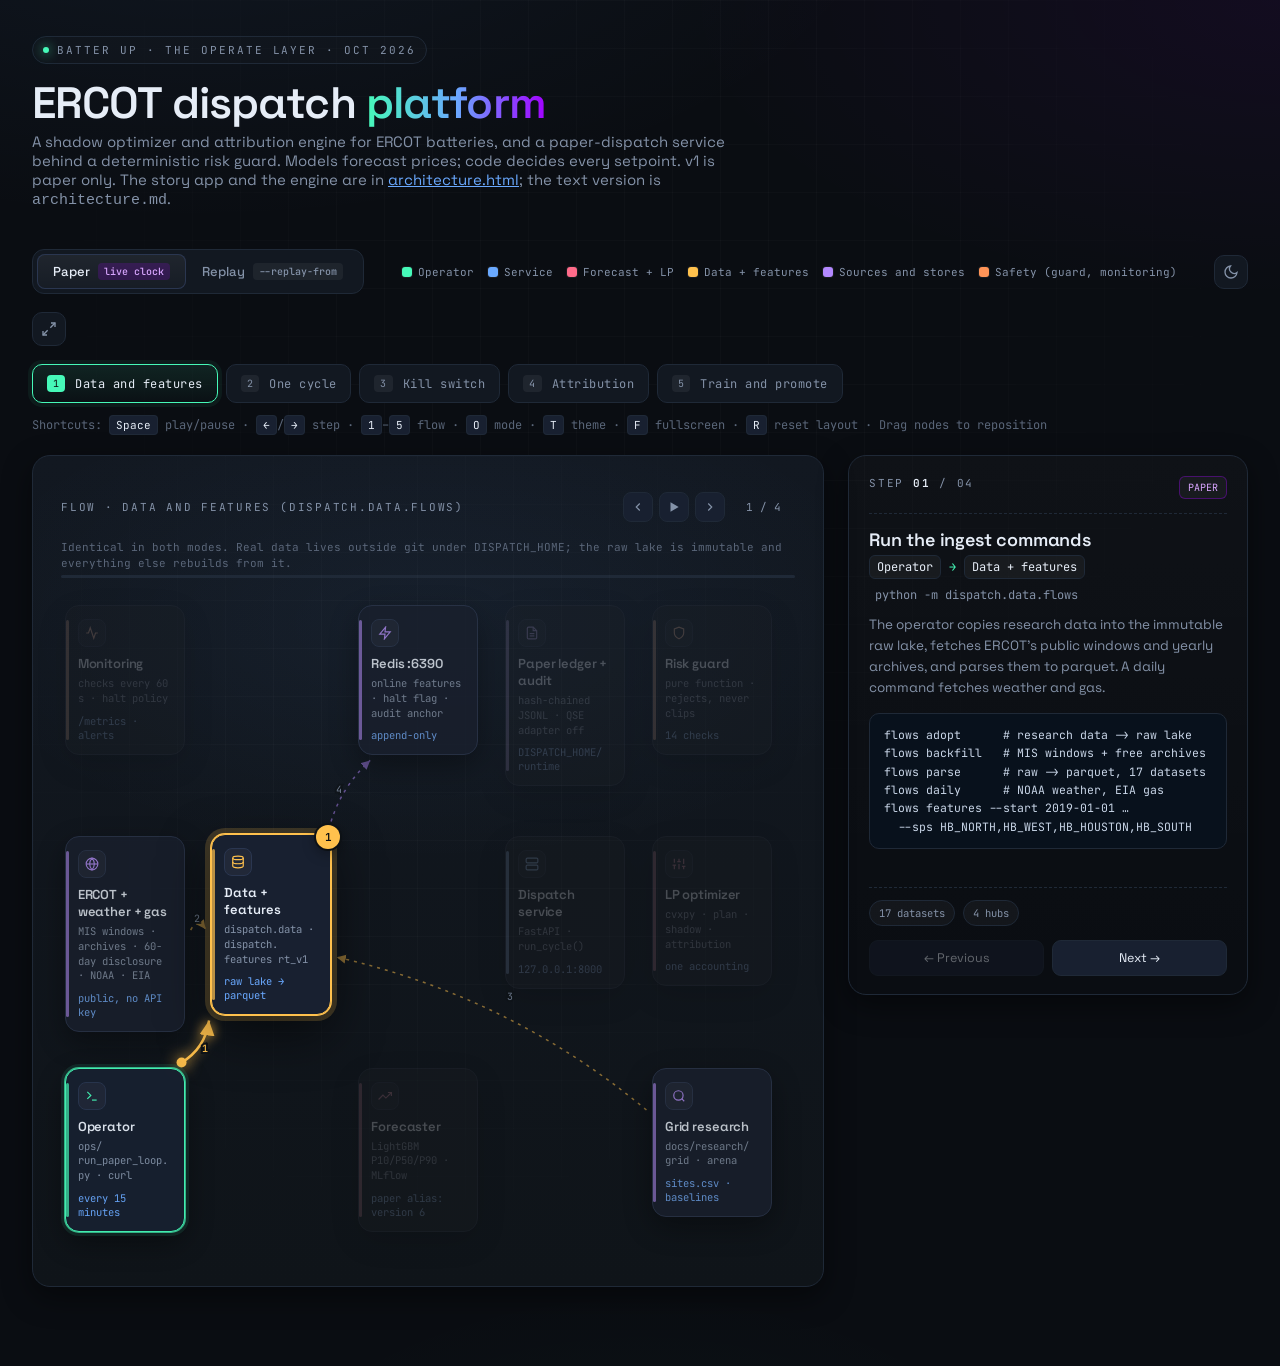
<file: architecture-dispatch.html>
<!doctype html>
<html lang="en">
<head>
<meta charset="utf-8" />
<meta name="viewport" content="width=device-width,initial-scale=1" />
<title>Batter Up · Dispatch architecture</title>
<!--
  ============================================================
  ARCHITECTURE DIAGRAM TEMPLATE — drop-in for any system
  Generated by the architecture-diagrams skill.
  Batter Up content: the ERCOT dispatch platform (dispatch/), described in text in architecture.md.
  Every step was checked against the code in dispatch/ and every number against its README and notes.

  Template source: https://github.com/konraddzbik/architecture-diagram-skill
  (skills/architecture-diagram/assets/template.html), used under its licence:

  MIT License

  Copyright (c) 2026 Konrad Dzbik

  Permission is hereby granted, free of charge, to any person obtaining a copy
  of this software and associated documentation files (the "Software"), to deal
  in the Software without restriction, including without limitation the rights
  to use, copy, modify, merge, publish, distribute, sublicense, and/or sell
  copies of the Software, and to permit persons to whom the Software is
  furnished to do so, subject to the following conditions:

  The above copyright notice and this permission notice shall be included in all
  copies or substantial portions of the Software.

  THE SOFTWARE IS PROVIDED "AS IS", WITHOUT WARRANTY OF ANY KIND, EXPRESS OR
  IMPLIED, INCLUDING BUT NOT LIMITED TO THE WARRANTIES OF MERCHANTABILITY,
  FITNESS FOR A PARTICULAR PURPOSE AND NONINFRINGEMENT. IN NO EVENT SHALL THE
  AUTHORS OR COPYRIGHT HOLDERS BE LIABLE FOR ANY CLAIM, DAMAGES OR OTHER
  LIABILITY, WHETHER IN AN ACTION OF CONTRACT, TORT OR OTHERWISE, ARISING FROM,
  OUT OF OR IN CONNECTION WITH THE SOFTWARE OR THE USE OR OTHER DEALINGS IN THE
  SOFTWARE.

  EDIT THESE THINGS (everything else stays untouched):
    1. <title> above and <h1> in <header>
    2. The legend in .legend (one .item per role you use)
    3. The .modepick buttons (mode toggle labels)
    4. The .flowtabs (one .flowtab per scenario)
    5. The .node divs inside .stage (one per service)
    6. The `flows` JS object at the bottom (scenario definitions)
    7. (Optional) Re-color CSS variables in :root
  ============================================================
-->
<!-- Remove the three font <link> tags below for fully offline use; fonts fall back to system UI. -->
<link rel="preconnect" href="https://fonts.googleapis.com">
<link rel="preconnect" href="https://fonts.gstatic.com" crossorigin>
<link rel="stylesheet" href="https://fonts.googleapis.com/css2?family=JetBrains+Mono:wght@400;500;600&family=Space+Grotesk:wght@400;500;600;700&display=swap" media="print" onload="this.media='all'">
<noscript><link rel="stylesheet" href="https://fonts.googleapis.com/css2?family=JetBrains+Mono:wght@400;500;600&family=Space+Grotesk:wght@400;500;600;700&display=swap"></noscript>
<style>
  :root{
    /* Dark base, tuned for didactic clarity */
    --bg:        #0a0d12;
    --bg-2:      #0f1419;
    --panel:     #121821;
    --panel-2:   #182030;
    --border:    #1f2937;
    --border-2:  #2a3650;
    --text:      #e6edf7;
    --muted:     #8492a8;
    --dim:       #5a6679;

    /* component colors — each role has its own */
    --c-user:        #46f9b8;   /* mint */
    --c-orch:        #6aa9ff;   /* sky */
    --c-compute:      #ff6b8a;   /* magenta */
    --c-embed:       #ffc14d;   /* amber */
    --c-vector:      #b388ff;   /* violet */
    --c-seed:        #ff9457;   /* orange */

    /* Brand accents */
    --brand-violet:  #a201ff;
    --brand-mint:    #46f9b8;

    --radius:        14px;
    --radius-sm:     8px;

    --shadow-soft:   0 10px 30px rgba(0,0,0,.45);
    --shadow-pop:    0 0 0 1px rgba(255,255,255,.04), 0 18px 50px rgba(0,0,0,.55);

    --mono: "JetBrains Mono", ui-monospace, SFMono-Regular, Menlo, monospace;
    --sans: "Space Grotesk", system-ui, -apple-system, "Segoe UI", sans-serif;
  }

  *{ box-sizing:border-box; }
  html,body{ margin:0; padding:0; }
  body{
    background: var(--bg);
    color: var(--text);
    font-family: var(--sans);
    font-feature-settings: "ss01","ss02","cv11";
    min-height:100vh;
    overflow-x:hidden;
    background-image:
      radial-gradient(1200px 600px at 15% -10%, rgba(106,169,255,.07), transparent 60%),
      radial-gradient(1000px 500px at 100% 0%, rgba(162,1,255,.06), transparent 60%),
      radial-gradient(800px 600px at 50% 120%, rgba(70,249,184,.04), transparent 60%);
  }

  /* faint grid */
  body::before{
    content:"";
    position:fixed; inset:0; pointer-events:none; z-index:0;
    background-image:
      linear-gradient(rgba(255,255,255,.018) 1px, transparent 1px),
      linear-gradient(90deg, rgba(255,255,255,.018) 1px, transparent 1px);
    background-size: 48px 48px;
    mask-image: radial-gradient(ellipse at 50% 30%, #000 30%, transparent 75%);
  }

  /* ───────── header ───────── */
  header{
    position:relative; z-index:2;
    padding: 36px 32px 12px;
    max-width: 1600px; margin: 0 auto;
  }
  .eyebrow{
    display:inline-flex; align-items:center; gap:8px;
    font-family: var(--mono); font-size:11px; letter-spacing:.18em;
    color: var(--muted); text-transform: uppercase;
    padding: 6px 10px;
    border:1px solid var(--border);
    border-radius: 999px;
    background: rgba(255,255,255,.015);
  }
  .eyebrow .dot{
    width:6px; height:6px; border-radius:50%; background: var(--brand-mint);
    box-shadow: 0 0 12px var(--brand-mint);
  }
  h1{
    margin: 16px 0 6px;
    font-size: clamp(28px, 3.6vw, 44px);
    font-weight: 600; letter-spacing:-.02em;
    line-height: 1.05;
  }
  h1 .accent{
    background: linear-gradient(90deg, var(--brand-mint), var(--c-orch) 50%, var(--brand-violet));
    -webkit-background-clip: text; background-clip: text; color: transparent;
  }
  .sub{
    color: var(--muted); font-size: 15px; max-width: 70ch;
    margin: 0;
  }

  /* ───────── controls bar ───────── */
  .controls{
    position:relative; z-index:2;
    max-width: 1600px; margin: 28px auto 0; padding: 0 32px;
    display:flex; flex-wrap:wrap; gap:18px;
    align-items:center; justify-content:space-between;
  }

  .modepick{
    display:inline-flex; padding:4px;
    background: var(--panel); border:1px solid var(--border);
    border-radius: 12px;
  }
  .modepick button{
    border:0; background:transparent; color: var(--muted);
    font-family: var(--sans); font-weight:500; font-size:13px;
    padding: 9px 16px; border-radius: 8px; cursor:pointer;
    display:inline-flex; align-items:center; gap:8px;
    transition: all .25s ease;
  }
  .modepick button .pill{
    font-family: var(--mono); font-size:10px;
    padding: 2px 6px; border-radius: 4px;
    background: rgba(255,255,255,.05); color: var(--muted);
  }
  .modepick button[aria-pressed="true"]{
    background: linear-gradient(180deg, rgba(255,255,255,.06), rgba(255,255,255,.02));
    color: var(--text);
    box-shadow: inset 0 0 0 1px var(--border-2);
  }
  /* generic accent — covers renamed / 3rd modes; offline/online below override it */
  .modepick button[aria-pressed="true"] .pill{ background: rgba(70,249,184,.14); color: var(--c-user); }
  .modepick button[aria-pressed="true"][data-mode="replay"] .pill{ background: rgba(106,169,255,.16); color: var(--c-orch); }
  .modepick button[aria-pressed="true"][data-mode="paper"] .pill{ background: rgba(162,1,255,.18); color: #d9a6ff; }

  .legend{
    display:flex; flex-wrap:wrap; gap:14px;
    font-family: var(--mono); font-size:11px; color: var(--muted);
  }
  .legend .item{ display:inline-flex; align-items:center; gap:6px; }
  .legend .swatch{ width:10px; height:10px; border-radius:3px; box-shadow: 0 0 0 1px rgba(255,255,255,.06); }

  /* ───────── flow tabs ───────── */
  .flowtabs{
    position:relative; z-index:2;
    max-width: 1600px; margin: 18px auto 0; padding: 0 32px;
    display:flex; flex-wrap:wrap; gap:8px;
  }
  .flowtab{
    appearance:none; border:1px solid var(--border);
    background: var(--panel); color: var(--muted);
    font-family: var(--mono); font-size: 12px; letter-spacing:.04em;
    padding: 10px 14px; border-radius: 10px;
    display:inline-flex; align-items:center; gap:10px;
    cursor:pointer; transition: all .2s ease;
  }
  .flowtab .num{
    font-size:10px;
    background: rgba(255,255,255,.06); color: var(--muted);
    padding: 2px 6px; border-radius: 4px;
  }
  .flowtab:hover{ color: var(--text); border-color: var(--border-2); }
  .flowtab[aria-pressed="true"]{
    border-color: var(--brand-mint);
    color: var(--text);
    background: linear-gradient(180deg, rgba(70,249,184,.10), rgba(70,249,184,.02));
    box-shadow: 0 0 0 4px rgba(70,249,184,.06);
  }
  .flowtab[aria-pressed="true"] .num{
    background: var(--brand-mint); color: #08120e;
  }

  /* ───────── main layout ───────── */
  main{
    position:relative; z-index:1;
    max-width: 1600px; margin: 22px auto 80px; padding: 0 32px;
    display:grid; grid-template-columns: minmax(0, 1fr) 400px; gap: 24px;
    align-items: start;
  }
  @media (max-width: 1180px){
    main{ grid-template-columns: 1fr; }
  }

  /* ───────── canvas (the diagram) ───────── */
  .canvas{
    position:relative;
    background:
      radial-gradient(800px 400px at 50% 20%, rgba(106,169,255,.06), transparent 60%),
      linear-gradient(180deg, var(--panel) 0%, var(--bg-2) 100%);
    border: 1px solid var(--border);
    border-radius: 18px;
    padding: 36px 28px 28px;
    min-height: 540px;
    box-shadow: var(--shadow-soft);
    overflow: hidden;
  }
  .canvas::before{
    content:""; position:absolute; inset:0; pointer-events:none;
    background-image:
      linear-gradient(rgba(255,255,255,.02) 1px, transparent 1px),
      linear-gradient(90deg, rgba(255,255,255,.02) 1px, transparent 1px);
    background-size: 48px 48px;  /* matches body grid + drag SNAP_PX so nodes snap onto visible lines */
    mask-image: radial-gradient(circle at 50% 40%, #000 30%, transparent 80%);
  }

  .canvas-head{
    display:flex; justify-content:space-between; align-items:center;
    margin-bottom: 18px; position:relative; z-index:2;
  }
  .canvas-title{
    font-family: var(--mono); font-size:11px; letter-spacing:.16em;
    color: var(--muted); text-transform: uppercase;
  }
  .player{
    display:flex; gap:6px; align-items:center;
    font-family: var(--mono); font-size: 11px; color: var(--muted);
  }
  .player button{
    appearance:none; border:1px solid var(--border); background: var(--panel-2);
    color: var(--muted); cursor:pointer;
    width: 30px; height: 30px; border-radius: 8px;
    display:inline-flex; align-items:center; justify-content:center;
    transition: all .15s ease;
  }
  .player button:hover{ color: var(--text); border-color: var(--border-2); }
  .player button[aria-pressed="true"]{
    background: rgba(70,249,184,.12); border-color: var(--brand-mint); color: var(--brand-mint);
  }
  .player .stepidx{
    padding: 0 10px; min-width: 64px; text-align:center;
  }

  /* flow-level note (the flow's `note`, plus an offline-only hint from `onlineNote`) */
  .flow-note{
    font-family: var(--mono); font-size: 11px; color: var(--dim);
    margin: 8px 0 0; line-height: 1.4;
  }
  .flow-note:empty{ display:none; }

  /* flow progress bar */
  .progress-track{
    width:100%; height: 3px; background: var(--border);
    border-radius: 2px; margin-top: 4px;
    grid-column: 1 / -1;
  }
  .progress-fill{
    height:100%; border-radius: 2px;
    background: var(--brand-mint);
    transition: width .35s ease;
    box-shadow: 0 0 8px rgba(70,249,184,.3);
  }

  /* ── stage where nodes & svg live ── */
  .stage{
    position:relative;
    width: 100%;
    height: 600px;
  }
  /* narrower nodes wrap to more lines: give the three rows more height (the 720px rule below still wins) */
  @media (max-width: 1400px){ .stage{ height: 680px; } }

  .stage svg.wires{
    position:absolute; inset:0; width:100%; height:100%;
    pointer-events:none;
  }

  /* node */
  .node{
    position:absolute;
    width: clamp(120px, 15.5%, 150px);
    padding: 13px 12px 12px;
    background: var(--panel-2);
    border: 1px solid var(--border-2);
    border-radius: var(--radius);
    box-shadow: var(--shadow-soft);
    transition: transform .35s cubic-bezier(.2,.8,.2,1), opacity .35s ease, border-color .25s ease, box-shadow .25s ease;
    z-index: 2;
    cursor: pointer;
    user-select: none;
    touch-action: none;
  }
  .node.dragging{
    z-index: 100;
    cursor: grabbing;
    transition: none;
    box-shadow: 0 0 0 2px var(--c), 0 20px 60px rgba(0,0,0,.5);
    transform: scale(1.04);
  }
  /* Hover affordance — every node lifts and reveals its role color, so
     viewers learn "these are clickable". Click = jump to first step where
     this node appears in the current flow. */
  .node:hover{
    border-color: color-mix(in srgb, var(--c) 60%, var(--border-2));
    transform: translateY(-1px);
    box-shadow: var(--shadow-soft), 0 0 0 1px color-mix(in srgb, var(--c) 30%, transparent);
  }
  .node:hover .label{ color: var(--c); }
  .node:focus-visible{
    outline: 2px solid var(--c);
    outline-offset: 4px;
  }
  .node .label{
    font-size: 13px; font-weight: 600; letter-spacing:-.01em;
    margin: 0 0 4px;
  }
  .node .label, .node .tech, .node .port{ overflow-wrap: anywhere; }
  .node .tech{
    font-family: var(--mono); font-size: 10.5px; color: var(--muted);
    line-height: 1.4;
  }
  .node .port{
    margin-top: 8px;
    font-family: var(--mono); font-size: 10.5px;
    color: var(--c-orch);
  }
  .node .icon{
    width: 28px; height: 28px; border-radius: 8px;
    display:inline-flex; align-items:center; justify-content:center;
    margin-bottom: 8px;
    background: rgba(255,255,255,.04);
    border: 1px solid var(--border-2);
  }
  .node[data-role="user"]   { --c: var(--c-user); }
  .node[data-role="orch"]   { --c: var(--c-orch); }
  .node[data-role="compute"] { --c: var(--c-compute); }
  .node[data-role="embed"]  { --c: var(--c-embed); }
  .node[data-role="vector"] { --c: var(--c-vector); }
  .node[data-role="seed"]   { --c: var(--c-seed); }
  .node .icon{ color: var(--c); }
  .node::before{
    content:""; position:absolute; left:0; top:14px; bottom:14px; width:3px;
    background: var(--c); border-radius: 3px;
    opacity:.7;
  }

  /* hidden nodes when mode mismatched */
  .node.hidden{ opacity: 0; transform: scale(.92); pointer-events: none; }

  /* shake feedback when a non-participating node is clicked */
  @keyframes node-shake {
    0%, 100%{ transform: translateX(0); }
    20%{ transform: translateX(-4px); }
    40%{ transform: translateX(4px); }
    60%{ transform: translateX(-3px); }
    80%{ transform: translateX(2px); }
  }

  /* active node = TARGET of the active step (full color, ring, badge) */
  .node.active{
    border-color: var(--c);
    box-shadow:
      0 0 0 1px var(--c),
      0 0 0 6px color-mix(in srgb, var(--c) 18%, transparent),
      var(--shadow-pop);
    transform: translateY(-2px);
  }
  /* active-from node = SOURCE of the active step (full color, softer ring,
     no badge). Lets the viewer see WHERE the data is coming from this step. */
  .node.active-from{
    border-color: var(--c);
    box-shadow:
      0 0 0 1px color-mix(in srgb, var(--c) 70%, transparent),
      0 0 0 4px color-mix(in srgb, var(--c) 10%, transparent),
      var(--shadow-soft);
    opacity: .95;
  }
  /* participant = appears somewhere in this flow but not in this step.
     Stays visible at near-full color so viewer can see the whole flow path
     at a glance. Critical for didactic clarity — without this, only the
     active node is visible and the rest look "dead". */
  .node.participant{
    opacity: .8;
    filter: saturate(.85);
  }
  /* dimmed = NOT in this flow at all (e.g. Seed node during the ask flow) */
  .node.dimmed{ opacity: .25; filter: saturate(.4); }

  /* node small badge (step number sticker) */
  .node .step-badge{
    position:absolute; top:-10px; right:-10px;
    width:24px; height:24px; border-radius:50%;
    background: var(--c); color:#0a0d12;
    font-family: var(--mono); font-weight:600; font-size: 11px;
    display:flex; align-items:center; justify-content:center;
    opacity: 0; transform: scale(.6);
    transition: opacity .2s ease, transform .25s cubic-bezier(.2,1.2,.2,1);
    box-shadow: 0 4px 14px rgba(0,0,0,.4), 0 0 0 2px var(--bg-2);
  }
  .node.has-badge .step-badge{ opacity:1; transform: scale(1); }

  /* ── wire styles (SVG) ── */
  .wire{
    fill:none;
    stroke: var(--border-2);
    stroke-width: 1.5;
    stroke-dasharray: 4 6;
    opacity: .55;
    transition: opacity .3s ease, stroke .3s ease;
  }
  /* active = current step's wire (full color, glow, packet animates) */
  .wire.active{
    stroke: var(--wire-color, var(--brand-mint));
    stroke-width: 2.5;
    stroke-dasharray: 0;
    opacity: 1;
    filter: drop-shadow(0 0 6px var(--wire-color, var(--brand-mint)));
  }
  /* preview = other steps of CURRENT flow — show the full path at once */
  .wire.preview{
    stroke: var(--wire-color, var(--border-2));
    stroke-width: 1.5;
    stroke-dasharray: 3 5;
    opacity: .5;
  }
  /* muted = wires that don't belong to this flow at all */
  .wire.muted{ opacity: .08; }

  /* moving data packet */
  .packet{
    r: 5;
    fill: var(--wire-color, var(--brand-mint));
    filter: drop-shadow(0 0 8px var(--wire-color, var(--brand-mint)));
    opacity: 0;
  }
  .packet.run{ opacity: 1; }

  /* tiny wire label */
  .wire-label{
    font-family: var(--mono); font-size: 10px;
    fill: var(--muted);
    paint-order: stroke;
    stroke: var(--bg-2); stroke-width: 4;
    transition: fill .3s ease;
  }
  .wire-label.active{ fill: var(--wire-color, var(--brand-mint)); font-weight: 600; }
  .wire-label.preview{ fill: var(--muted); opacity: .8; }

  /* ───────── side panel ───────── */
  aside{
    position: sticky; top: 18px;
    background:
      linear-gradient(180deg, rgba(255,255,255,.025), rgba(255,255,255,.005));
    border: 1px solid var(--border);
    border-radius: 18px;
    padding: 20px 20px 18px;
    box-shadow: var(--shadow-soft);
    min-height: 540px;
    display:flex; flex-direction:column;
  }
  .panel-head{
    display:flex; justify-content:space-between; align-items:flex-start;
    gap: 12px;
    padding-bottom: 14px;
    border-bottom: 1px dashed var(--border);
  }
  .panel-step{
    font-family: var(--mono); font-size: 11px; letter-spacing:.16em;
    color: var(--muted); text-transform: uppercase;
  }
  .panel-step strong{
    color: var(--text); font-weight: 600;
  }
  .panel-mode{
    font-family: var(--mono); font-size: 10px;
    padding: 4px 8px; border-radius: 6px;
    background: rgba(255,255,255,.04); color: var(--muted);
    border:1px solid var(--border);
  }
  .panel-mode[data-mode]{ color: var(--c-user); border-color: rgba(70,249,184,.3); }
  .panel-mode[data-mode="replay"]{ color: var(--c-orch); border-color: rgba(106,169,255,.3); }
  .panel-mode[data-mode="paper"]{ color: #d9a6ff; border-color: rgba(162,1,255,.35); }

  .panel-title{
    font-size: 18px; font-weight: 600; margin: 14px 0 4px;
    letter-spacing:-.01em;
  }
  .panel-route{
    font-family: var(--mono); font-size: 12px;
    color: var(--muted); margin-bottom: 12px;
    display:inline-flex; align-items:center; gap:8px; flex-wrap:wrap;
  }
  .panel-route .from, .panel-route .to{
    color: var(--text);
    padding: 3px 7px; border-radius: 6px;
    background: rgba(255,255,255,.04);
    border:1px solid var(--border);
  }
  .panel-route .arrow{ color: var(--brand-mint); }

  .panel-desc{
    color: var(--muted); font-size: 13.5px; line-height: 1.55;
    margin: 0 0 14px;
  }
  .panel-desc em{ color: var(--text); font-style: normal; }

  .panel-payload{
    font-family: var(--mono); font-size: 11.5px;
    background: #08111c;
    border: 1px solid var(--border);
    border-radius: 10px;
    padding: 12px 14px;
    color: #c9d6e8;
    overflow:auto; max-height: 260px;
    line-height: 1.6;
    margin: 0 0 14px;
    white-space: pre;
    -webkit-overflow-scrolling: touch;
  }
  .panel-payload .k{ color: #ffc14d; }
  .panel-payload .s{ color: #46f9b8; }
  .panel-payload .n{ color: #b388ff; }
  .panel-payload .c{ color: var(--muted); }

  .panel-meta{
    margin-top:auto; padding-top: 12px;
    border-top: 1px dashed var(--border);
    display:flex; gap: 8px; flex-wrap:wrap;
  }
  .chip{
    font-family: var(--mono); font-size: 10.5px;
    padding: 5px 9px; border-radius: 999px;
    background: rgba(255,255,255,.035); border:1px solid var(--border);
    color: var(--muted);
  }
  .chip.lat::before{ content:"⏱ "; color: var(--brand-mint); }
  .chip.size::before{ content:"⛁ "; color: var(--c-vector); }

  /* prev/next */
  .step-nav{
    display:flex; gap:8px; margin-top: 14px;
  }
  .step-nav button{
    flex:1; padding: 9px 12px;
    background: var(--panel-2); color: var(--text);
    border:1px solid var(--border); border-radius: 9px;
    font-family: var(--sans); font-size: 12.5px; cursor:pointer;
    transition: all .15s ease;
    display:inline-flex; align-items:center; justify-content:center; gap:6px;
  }
  .step-nav button:hover{ border-color: var(--brand-mint); color: var(--brand-mint); }
  .step-nav button:disabled{ opacity:.4; cursor:not-allowed; }

  /* footer / legend below */
  .scenario-note{
    position: relative; z-index: 2;
    max-width: 1600px; margin: 14px auto 0; padding: 0 32px;
    color: var(--dim); font-size: 12px;
    font-family: var(--mono);
  }
  .scenario-note kbd{
    font-family: var(--mono); font-size: 11px;
    padding: 2px 6px; border-radius: 4px;
    background: var(--panel-2); border:1px solid var(--border); color: var(--text);
  }

  /* mobile adjustments */
  @media (max-width: 720px){
    header{ padding: 24px 18px 8px; }
    .controls, .flowtabs, main, .scenario-note{ padding-left: 18px; padding-right: 18px; }
    main{ gap:18px; }
    .canvas{ padding: 22px 14px 18px; }
    .stage{ height: 420px; }
    .node{ width: 132px; padding: 12px; }
    .node .label{ font-size: 12px; }
    .node .tech{ font-size: 10px; }
    aside{ position: static; }
  }

  /* keyboard focus rings */
  button:focus-visible, .flowtab:focus-visible{
    outline: 2px solid var(--brand-mint); outline-offset: 2px;
  }

  /* Respect users who ask for reduced motion: no flying packet, near-instant transitions. */
  @media (prefers-reduced-motion: reduce){
    *{
      animation-duration: .001ms !important;
      animation-iteration-count: 1 !important;
      transition-duration: .001ms !important;
    }
    .packet{ display: none !important; }
    .progress-fill{ transition: none !important; }
  }

  /* ───────── light theme ───────── */
  body.light{
    --bg:        #f6f7fa;
    --bg-2:      #ffffff;
    --panel:     #ffffff;
    --panel-2:   #f1f3f8;
    --border:    #e2e6ee;
    --border-2:  #c8d0dd;
    --text:      #0f1419;
    --muted:     #555f70;
    --dim:       #8492a8;

    --c-user:    #00b377;
    --c-orch:    #2a6fdb;
    --c-compute: #d63a5f;
    --c-embed:   #c98a00;
    --c-vector:  #7a4ed1;
    --c-seed:    #d96e2c;

    --brand-violet: #7a1cd9;
    --brand-mint:   #00b377;

    --shadow-soft: 0 4px 18px rgba(15,20,25,.06);
    --shadow-pop:  0 0 0 1px rgba(15,20,25,.04), 0 8px 24px rgba(15,20,25,.08);

    background-image:
      radial-gradient(1200px 600px at 15% -10%, rgba(42,111,219,.05), transparent 60%),
      radial-gradient(1000px 500px at 100% 0%, rgba(122,28,217,.04), transparent 60%),
      radial-gradient(800px 600px at 50% 120%, rgba(0,179,119,.03), transparent 60%);
  }
  body.light::before{
    background-image:
      linear-gradient(rgba(0,0,0,.03) 1px, transparent 1px),
      linear-gradient(90deg, rgba(0,0,0,.03) 1px, transparent 1px);
  }
  body.light .panel-payload{
    background: #f0f2f7;
    color: #1e2838;
    border-color: var(--border);
  }
  body.light .panel-payload .k{ color: #a16800; }
  body.light .panel-payload .s{ color: #00855a; }
  body.light .panel-payload .n{ color: #6b3faf; }
  body.light .eyebrow{ background: rgba(0,0,0,.02); }
  body.light .eyebrow .dot{ box-shadow: 0 0 8px var(--brand-mint); }
  body.light .legend .swatch{ box-shadow: 0 0 0 1px rgba(0,0,0,.08); }
  body.light .wire-label{ stroke: var(--panel); stroke-width: 5; }
  body.light .node{ box-shadow: 0 2px 8px rgba(0,0,0,.06); }
  body.light .node.active{ box-shadow: 0 0 0 1px var(--c), 0 0 0 6px color-mix(in srgb, var(--c) 12%, transparent), 0 4px 16px rgba(0,0,0,.08); }
  body.light .wire.active{ filter: drop-shadow(0 0 4px var(--wire-color, var(--brand-mint))); }
  body.light .chip{ background: rgba(0,0,0,.04); }
  body.light aside{ background: linear-gradient(180deg, rgba(0,0,0,.01), rgba(0,0,0,.005)); }

  /* theme toggle */
  .theme-toggle, .layout-reset, .fullscreen-toggle{
    appearance:none; border:1px solid var(--border); background: var(--panel);
    color: var(--muted); cursor:pointer;
    width: 34px; height: 34px; border-radius: 10px;
    display:inline-flex; align-items:center; justify-content:center;
    transition: all .2s ease;
    flex-shrink: 0;
  }
  .theme-toggle:hover, .layout-reset:hover, .fullscreen-toggle:hover{ color: var(--text); border-color: var(--border-2); }
  .layout-reset{ display:none; }
  .layout-reset.has-custom{ display:inline-flex; }
  .theme-toggle .icon-sun{ display:none; }
  body.light .theme-toggle .icon-moon{ display:none; }
  body.light .theme-toggle .icon-sun{ display:block; }

  /* fullscreen canvas */
  .canvas.is-fullscreen{
    position:fixed; inset:0; z-index:9999;
    border-radius:0; margin:0; max-width:none;
    min-height:100vh;
    overflow:auto;
  }
  .canvas.is-fullscreen .stage{ height: calc(100vh - 80px); }
  .canvas.is-fullscreen ~ aside{ display:none; }
</style>
</head>
<body>

<header>
  <!-- 1. Top-of-page text. Change SYSTEM_NAME, the accented words, and the subtitle. -->
  <span class="eyebrow"><span class="dot"></span> Batter Up · the operate layer · Oct 2026</span>
  <h1>ERCOT dispatch <span class="accent">platform</span></h1>
  <p class="sub">A shadow optimizer and attribution engine for ERCOT batteries, and a paper-dispatch service behind a deterministic risk guard. Models forecast prices; code decides every setpoint. v1 is paper only. The story app and the engine are in <a href="architecture.html" style="color:var(--c-orch)">architecture.html</a>; the text version is <code>architecture.md</code>.</p>
</header>

<div class="controls">
  <!-- 2. Mode toggle. Rename or add a 3rd button if you have 3 modes.
       data-mode values become keys in JS — keep them snake_case. -->
  <div class="modepick" role="group" aria-label="Runtime mode">
    <button data-mode="paper" aria-pressed="true">Paper <span class="pill">live clock</span></button>
    <button data-mode="replay" aria-pressed="false">Replay <span class="pill">--replay-from</span></button>
  </div>

  <!-- 3. Legend. One .item per role used in the diagram. Order = visual priority. -->
  <div class="legend" aria-label="Component legend">
    <span class="item"><span class="swatch" style="background:var(--c-user)"></span> Operator</span>
    <span class="item"><span class="swatch" style="background:var(--c-orch)"></span> Service</span>
    <span class="item"><span class="swatch" style="background:var(--c-compute)"></span> Forecast + LP</span>
    <span class="item"><span class="swatch" style="background:var(--c-embed)"></span> Data + features</span>
    <span class="item"><span class="swatch" style="background:var(--c-vector)"></span> Sources and stores</span>
    <span class="item"><span class="swatch" style="background:var(--c-seed)"></span> Safety (guard, monitoring)</span>
  </div>

  <!-- 3b. Theme toggle (dark/light). -->
  <button class="theme-toggle" id="btnTheme" title="Toggle light/dark theme (T)" aria-label="Toggle theme">
    <svg class="icon-moon" width="16" height="16" viewBox="0 0 24 24" fill="none" stroke="currentColor" stroke-width="2"><path d="M21 12.79A9 9 0 1 1 11.21 3 7 7 0 0 0 21 12.79z"/></svg>
    <svg class="icon-sun" width="16" height="16" viewBox="0 0 24 24" fill="none" stroke="currentColor" stroke-width="2"><circle cx="12" cy="12" r="5"/><line x1="12" y1="1" x2="12" y2="3"/><line x1="12" y1="21" x2="12" y2="23"/><line x1="4.22" y1="4.22" x2="5.64" y2="5.64"/><line x1="18.36" y1="18.36" x2="19.78" y2="19.78"/><line x1="1" y1="12" x2="3" y2="12"/><line x1="21" y1="12" x2="23" y2="12"/><line x1="4.22" y1="19.78" x2="5.64" y2="18.36"/><line x1="18.36" y1="5.64" x2="19.78" y2="4.22"/></svg>
  </button>

  <!-- 3c. Reset layout (appears only after user drags nodes). -->
  <button class="layout-reset" id="btnResetLayout" title="Reset node positions (R)" aria-label="Reset layout">
    <svg width="16" height="16" viewBox="0 0 24 24" fill="none" stroke="currentColor" stroke-width="2"><polyline points="1 4 1 10 7 10"/><path d="M3.51 15a9 9 0 1 0 2.13-9.36L1 10"/></svg>
  </button>

  <!-- 3d. Fullscreen toggle for canvas (F). -->
  <button class="fullscreen-toggle" id="btnFullscreen" title="Fullscreen (F)" aria-label="Toggle fullscreen">
    <svg width="16" height="16" viewBox="0 0 24 24" fill="none" stroke="currentColor" stroke-width="2"><polyline points="15 3 21 3 21 9"/><polyline points="9 21 3 21 3 15"/><line x1="21" y1="3" x2="14" y2="10"/><line x1="3" y1="21" x2="10" y2="14"/></svg>
  </button>
</div>

<!-- 4. Flow tabs. One per scenario. data-flow must match a key in the JS `flows` object.
     Aim for 3-6 flows; more than 6 clutters the bar. -->
<nav class="flowtabs" aria-label="Scenarios">
  <button class="flowtab" data-flow="data" aria-pressed="true"><span class="num">1</span> Data and features</button>
  <button class="flowtab" data-flow="cycle" aria-pressed="false"><span class="num">2</span> One cycle</button>
  <button class="flowtab" data-flow="halt" aria-pressed="false"><span class="num">3</span> Kill switch</button>
  <button class="flowtab" data-flow="attribution" aria-pressed="false"><span class="num">4</span> Attribution</button>
  <button class="flowtab" data-flow="models" aria-pressed="false"><span class="num">5</span> Train and promote</button>
</nav>

<p class="scenario-note">Shortcuts: <kbd>Space</kbd> play/pause · <kbd>&larr;</kbd>/<kbd>&rarr;</kbd> step · <kbd>1</kbd>&ndash;<kbd id="kbFlowMax">5</kbd> flow · <kbd>O</kbd> mode · <kbd>T</kbd> theme · <kbd>F</kbd> fullscreen · <kbd>R</kbd> reset layout · Drag nodes to reposition</p>

<main>
  <section class="canvas" aria-label="Architecture diagram">
    <div class="canvas-head">
      <span class="canvas-title">Flow · <span id="flowName">Data and features (dispatch.data.flows)</span></span>
      <div class="player" role="group" aria-label="Playback controls">
        <button id="btnPrev" title="Previous step (←)" aria-label="Previous step">
          <svg width="14" height="14" viewBox="0 0 24 24" fill="none" stroke="currentColor" stroke-width="2"><polyline points="15 18 9 12 15 6"/></svg>
        </button>
        <button id="btnPlay" title="Play/Pause (Space)" aria-label="Play/Pause" aria-pressed="false">
          <svg id="playIcon" width="14" height="14" viewBox="0 0 24 24" fill="currentColor"><polygon points="6 4 20 12 6 20 6 4"/></svg>
        </button>
        <button id="btnNext" title="Next step (→)" aria-label="Next step">
          <svg width="14" height="14" viewBox="0 0 24 24" fill="none" stroke="currentColor" stroke-width="2"><polyline points="9 18 15 12 9 6"/></svg>
        </button>
        <span class="stepidx" id="stepIdx">0 / 0</span>
      </div>
    </div>
    <div class="flow-note" id="flowNote"></div>
    <div class="progress-track"><div class="progress-fill" id="progressFill" style="width:0%"></div></div>

    <div class="stage" id="stage">
      <!--
        Layout: five columns (left 0.5 / 20.5 / 40.5 / 60.5 / 80.5 %) and three rows (top 4 / 38 / 72 %), chosen by a
        search so that no wire in any flow passes through a node or crosses another wire of the same flow.
        The service is the hub of one cycle: Redis (halt flag, features), the forecaster, the LP, then the guard and the
        paper ledger. Nothing reaches the ledger except through the guard.
      -->

      <!-- dispatch/monitoring : monitors and the halt policy -->
      <div class="node" data-role="seed" data-id="monitoring" style="left: 0.5%; top: 4%;">
        <div class="icon">
          <svg width="14" height="14" viewBox="0 0 24 24" fill="none" stroke="currentColor" stroke-width="2"><polyline points="22 12 18 12 15 21 9 3 6 12 2 12"/></svg>
        </div>
        <div class="label">Monitoring</div>
        <div class="tech">checks every 60 s · halt policy</div>
        <div class="port">/metrics · alerts</div>
        <span class="step-badge">·</span>
      </div>

      <!-- Redis on :6390 : online features, halt flag, audit anchor -->
      <div class="node" data-role="vector" data-id="redis" style="left: 40.5%; top: 4%;">
        <div class="icon">
          <svg width="14" height="14" viewBox="0 0 24 24" fill="none" stroke="currentColor" stroke-width="2"><polygon points="13 2 3 14 12 14 11 22 21 10 12 10 13 2"/></svg>
        </div>
        <div class="label">Redis :6390</div>
        <div class="tech">online features · halt flag · audit anchor</div>
        <div class="port">append-only</div>
        <span class="step-badge">·</span>
      </div>

      <!-- dispatch/execution : paper ledger and audit log -->
      <div class="node" data-role="vector" data-id="ledger" style="left: 60.5%; top: 4%;">
        <div class="icon">
          <svg width="14" height="14" viewBox="0 0 24 24" fill="none" stroke="currentColor" stroke-width="2"><path d="M14 2H6a2 2 0 0 0-2 2v16a2 2 0 0 0 2 2h12a2 2 0 0 0 2-2V8z"/><polyline points="14 2 14 8 20 8"/><line x1="16" y1="13" x2="8" y2="13"/><line x1="16" y1="17" x2="8" y2="17"/></svg>
        </div>
        <div class="label">Paper ledger + audit</div>
        <div class="tech">hash-chained JSONL · QSE adapter off</div>
        <div class="port" data-port-paper="DISPATCH_HOME/&#8203;runtime" data-port-replay="its own runtime dir">DISPATCH_HOME/&#8203;runtime</div>
        <span class="step-badge">·</span>
      </div>

      <!-- dispatch/guard : the deterministic risk guard -->
      <div class="node" data-role="seed" data-id="guard" style="left: 80.5%; top: 4%;">
        <div class="icon">
          <svg width="14" height="14" viewBox="0 0 24 24" fill="none" stroke="currentColor" stroke-width="2"><path d="M12 22s8-4 8-10V5l-8-3-8 3v7c0 6 8 10 8 10z"/></svg>
        </div>
        <div class="label">Risk guard</div>
        <div class="tech">pure function · rejects, never clips</div>
        <div class="port">14 checks</div>
        <span class="step-badge">·</span>
      </div>

      <!-- ERCOT public data, NOAA weather, EIA gas -->
      <div class="node" data-role="vector" data-id="ercot" style="left: 0.5%; top: 38%;">
        <div class="icon">
          <svg width="14" height="14" viewBox="0 0 24 24" fill="none" stroke="currentColor" stroke-width="2"><circle cx="12" cy="12" r="10"/><path d="M2 12h20"/><path d="M12 2a15.3 15.3 0 0 1 4 10 15.3 15.3 0 0 1-4 10 15.3 15.3 0 0 1-4-10 15.3 15.3 0 0 1 4-10z"/></svg>
        </div>
        <div class="label">ERCOT + weather + gas</div>
        <div class="tech">MIS windows · archives · 60-day disclosure · NOAA · EIA</div>
        <div class="port">public, no API key</div>
        <span class="step-badge">·</span>
      </div>

      <!-- dispatch/data + dispatch/features -->
      <div class="node" data-role="embed" data-id="pipeline" style="left: 20.5%; top: 38%;">
        <div class="icon">
          <svg width="14" height="14" viewBox="0 0 24 24" fill="none" stroke="currentColor" stroke-width="2"><ellipse cx="12" cy="5" rx="9" ry="3"/><path d="M3 5v14a9 3 0 0 0 18 0V5"/><path d="M3 12a9 3 0 0 0 18 0"/></svg>
        </div>
        <div class="label">Data + features</div>
        <div class="tech">dispatch.&#8203;data · dispatch.&#8203;features rt_v1</div>
        <div class="port">raw lake → parquet</div>
        <span class="step-badge">·</span>
      </div>

      <!-- dispatch/service : FastAPI and run_cycle() -->
      <div class="node" data-role="orch" data-id="service" style="left: 60.5%; top: 38%;">
        <div class="icon">
          <svg width="14" height="14" viewBox="0 0 24 24" fill="none" stroke="currentColor" stroke-width="2"><rect x="2" y="2" width="20" height="8" rx="2"/><rect x="2" y="14" width="20" height="8" rx="2"/><line x1="6" y1="6" x2="6.01" y2="6"/><line x1="6" y1="18" x2="6.01" y2="18"/></svg>
        </div>
        <div class="label">Dispatch service</div>
        <div class="tech">FastAPI · run_cycle()</div>
        <div class="port">127.0.0.1:8000</div>
        <span class="step-badge">·</span>
      </div>

      <!-- dispatch/optimizer + dispatch/attribution -->
      <div class="node" data-role="compute" data-id="optimizer" style="left: 80.5%; top: 38%;">
        <div class="icon">
          <svg width="14" height="14" viewBox="0 0 24 24" fill="none" stroke="currentColor" stroke-width="2"><line x1="4" y1="21" x2="4" y2="14"/><line x1="4" y1="10" x2="4" y2="3"/><line x1="12" y1="21" x2="12" y2="12"/><line x1="12" y1="8" x2="12" y2="3"/><line x1="20" y1="21" x2="20" y2="16"/><line x1="20" y1="12" x2="20" y2="3"/><line x1="1" y1="14" x2="7" y2="14"/><line x1="9" y1="8" x2="15" y2="8"/><line x1="17" y1="16" x2="23" y2="16"/></svg>
        </div>
        <div class="label">LP optimizer</div>
        <div class="tech">cvxpy · plan · shadow · attribution</div>
        <div class="port">one accounting</div>
        <span class="step-badge">·</span>
      </div>

      <!-- the operator, and the paper loop they run -->
      <div class="node" data-role="user" data-id="operator" style="left: 0.5%; top: 72%;">
        <div class="icon">
          <svg width="14" height="14" viewBox="0 0 24 24" fill="none" stroke="currentColor" stroke-width="2"><polyline points="4 17 10 11 4 5"/><line x1="12" y1="19" x2="20" y2="19"/></svg>
        </div>
        <div class="label">Operator</div>
        <div class="tech">ops/&#8203;run_paper_loop.py · curl</div>
        <div class="port" data-port-paper="every 15 minutes" data-port-replay="--replay-from">every 15 minutes</div>
        <span class="step-badge">·</span>
      </div>

      <!-- dispatch/models + dispatch/registry -->
      <div class="node" data-role="compute" data-id="models" style="left: 40.5%; top: 72%;">
        <div class="icon">
          <svg width="14" height="14" viewBox="0 0 24 24" fill="none" stroke="currentColor" stroke-width="2"><polyline points="23 6 13.5 15.5 8.5 10.5 1 18"/><polyline points="17 6 23 6 23 12"/></svg>
        </div>
        <div class="label">Forecaster</div>
        <div class="tech">LightGBM P10/P50/P90 · MLflow</div>
        <div class="port">paper alias: version 6</div>
        <span class="step-badge">·</span>
      </div>

      <!-- docs/research/grid and docs/research/arena -->
      <div class="node" data-role="vector" data-id="research" style="left: 80.5%; top: 72%;">
        <div class="icon">
          <svg width="14" height="14" viewBox="0 0 24 24" fill="none" stroke="currentColor" stroke-width="2"><circle cx="11" cy="11" r="8"/><line x1="21" y1="21" x2="16.65" y2="16.65"/></svg>
        </div>
        <div class="label">Grid research</div>
        <div class="tech">docs/&#8203;research/&#8203;grid · arena</div>
        <div class="port">sites.csv · baselines</div>
        <span class="step-badge">·</span>
      </div>

      <!-- SVG wires, drawn after nodes so we can compute positions from JS -->
      <svg class="wires" id="wires" aria-hidden="true">
        <defs>
          <!-- arrowhead markers per color -->
          <marker id="ah-mint"   markerWidth="8" markerHeight="8" refX="6" refY="3" orient="auto" markerUnits="strokeWidth">
            <path d="M0,0 L6,3 L0,6 Z" fill="var(--brand-mint)"/>
          </marker>
          <marker id="ah-sky"    markerWidth="8" markerHeight="8" refX="6" refY="3" orient="auto" markerUnits="strokeWidth">
            <path d="M0,0 L6,3 L0,6 Z" fill="var(--c-orch)"/>
          </marker>
          <marker id="ah-amber"  markerWidth="8" markerHeight="8" refX="6" refY="3" orient="auto" markerUnits="strokeWidth">
            <path d="M0,0 L6,3 L0,6 Z" fill="var(--c-embed)"/>
          </marker>
          <marker id="ah-violet" markerWidth="8" markerHeight="8" refX="6" refY="3" orient="auto" markerUnits="strokeWidth">
            <path d="M0,0 L6,3 L0,6 Z" fill="var(--c-vector)"/>
          </marker>
          <marker id="ah-mag"    markerWidth="8" markerHeight="8" refX="6" refY="3" orient="auto" markerUnits="strokeWidth">
            <path d="M0,0 L6,3 L0,6 Z" fill="var(--c-compute)"/>
          </marker>
          <marker id="ah-orange" markerWidth="8" markerHeight="8" refX="6" refY="3" orient="auto" markerUnits="strokeWidth">
            <path d="M0,0 L6,3 L0,6 Z" fill="var(--c-seed)"/>
          </marker>
        </defs>
        <!-- wires populated by JS -->
      </svg>
    </div>
  </section>

  <aside aria-label="Current step details" id="sidepanel">
    <div class="panel-head">
      <div class="panel-step">STEP <strong id="panelStepIdx">—</strong> / <span id="panelStepTotal">—</span></div>
      <div class="panel-mode" id="panelMode" data-mode="paper">PAPER</div>
    </div>
    <div class="panel-title" id="panelTitle">—</div>
    <div class="panel-route" id="panelRoute"></div>
    <p class="panel-desc" id="panelDesc">Select a flow and press Play to see details.</p>
    <pre class="panel-payload" id="panelPayload"></pre>
    <div class="panel-meta" id="panelMeta"></div>
    <div class="step-nav">
      <button id="btnPrev2">&larr; Previous</button>
      <button id="btnNext2">Next &rarr;</button>
    </div>
  </aside>
</main>

<script>
/* ─────────────────────────────────────────────────────────────────────
   ARCHITECTURE DIAGRAM — interactive flow visualization
   Flow data is single source of truth.
   ───────────────────────────────────────────────────────────────────── */

const flows = {
  /* Five flows of the ERCOT dispatch platform (dispatch/). Step colours follow the receiver's role; a reply keeps the
     protagonist's colour; the last step back to the operator is --c-user. Modes: paper (the live clock) and replay
     (historical decision times, DISPATCH_ALLOW_REPLAY=1, a separate runtime dir). Payload lines stay under ~46 chars.
     v1 is paper only: no QSE adapter works, no live bid, and no model produces a setpoint, a base point or a rank. */

  /* ───── 1. Data and features ───── */
  data: {
    name: "Data and features (dispatch.data.flows)",
    note: "Identical in both modes. Real data lives outside git under DISPATCH_HOME; the raw lake is immutable and everything else rebuilds from it.",
    steps: [
      {
        from:"operator", to:"pipeline", color:"--c-embed",
        title:"Run the ingest commands",
        route:"python -m dispatch.data.flows",
        desc:"The operator copies research data into the immutable raw lake, fetches ERCOT's public windows and yearly archives, and parses them to parquet. A daily command fetches weather and gas.",
        payload:
`flows adopt      # research data -> raw lake
flows backfill   # MIS windows + free archives
flows parse      # raw -> parquet, 17 datasets
flows daily      # NOAA weather, EIA gas
flows features --start 2019-01-01 …
  --sps HB_NORTH,HB_WEST,HB_HOUSTON,HB_SOUTH`,
        chips:["17 datasets","4 hubs"]
      },
      {
        from:"ercot", to:"pipeline", color:"--c-embed",
        title:"Public ERCOT data, no API key",
        route:"MIS · archives · 60-day disclosure",
        desc:"Without an API key only ERCOT's public windows exist: 7 days of real-time nodal prices, about 31 days of day-ahead, the free yearly hub and zone archives, and the 60-day disclosures. Gate 1 rebuilds everything from raw and compares sha256: it passes.",
        payload:
`real-time nodal prices   7 days
day-ahead                ~31 days
hub + zone archives      from 2010/2011
60-day disclosure        42 operating days

Gate 1: delete parsed/ + features/,
rebuild from raw, same sha256
  59 of 59 files; real lake 724 of 724`,
        chips:["Gate 1 PASS","immutable raw"]
      },
      {
        from:"research", to:"pipeline", color:"--c-embed",
        title:"Research chose what to ingest",
        route:"docs/research/grid",
        desc:"The grid-siting study's <code>data/sites.csv</code> is the ordered queue of settlement points for the platform, and its ERCOT MIS ingestion know-how was ported into <code>dispatch.data</code>. It is a planning input: no code here reads the file at run time.",
        payload:
`docs/research/grid/data/sites.csv
  # the ordered queue of settlement
  # points to forecast and attribute
MIS ingestion: ported, not imported`,
        chips:["planning input","not read at run time"]
      },
      {
        from:"pipeline", to:"redis", color:"--c-vector",
        title:"Offline store for training, online frame for serving",
        route:"flows online --sps HB_NORTH",
        desc:"The point-in-time builder writes feature set <code>rt_v1</code> (1.1.0) to the offline store for training, and the latest frame per settlement point to Redis on port 6390. A leakage test checks that no feature is published after its decision time.",
        payload:
`feature set   rt_v1 / 1.1.0, 60 columns
offline       parquet store (training)
online        Redis :6390, latest frame
              per settlement point
leakage test  nothing published after
              the decision it feeds`,
        chips:["point in time","port 6390, not 6379"]
      }
    ]
  },

  /* ───── 2. One dispatch cycle ───── */
  cycle: {
    name: "One cycle (POST /signal)",
    note: "Features, forecast, optimize, guard, dispatch. The same run_cycle() serves a paper cycle, a replay and the Gate 3 harness, so they cannot disagree about the math.",
    steps: [
      {
        from:"operator", to:"pipeline", color:"--c-embed",
        title:"Refresh the features at the interval start",
        route:"flows.prepare_signal()",
        desc:"The paper loop fires 15 s after each quarter hour, pulls what ERCOT just posted and rebuilds the online features at that instant. That is the decision instant of the training grid and of the backtest.",
        payloadPaper:
`$ python ops/run_paper_loop.py
  # every 15 min, 15 s after the hour mark
prepare_signal([settlement point])
  # ingest what ERCOT posted, rebuild "now"`,
        payloadReplay:
`$ python ops/run_paper_loop.py …
    --replay-from 2026-10-08T14:00:00Z …
    --replay-count 20
prepare_signal(now_utc=t, ingest=False)
  # the features the lake showed at t`,
        chipsPaper:["every 15 min"],
        chipsReplay:["historical t","no ingest"]
      },
      {
        from:"pipeline", to:"redis", color:"--c-vector",
        title:"The latest frame goes online",
        route:"online store",
        desc:"The rebuilt frame for each settlement point is written to Redis, where the service reads it.",
        payload:
`redis :6390
  features: latest frame per settlement point
  halt flag: set | clear
  audit anchor: (seq, hash) of the log head`,
        chips:["append-only Redis"]
      },
      {
        from:"operator", to:"service", color:"--c-orch",
        title:"Ask for a decision",
        route:"POST /signal",
        desc:"The paper loop asks the service for one cycle. Nothing inside the service calls <code>/signal</code> by itself; the loop is the scheduler.",
        payloadPaper:
`POST /signal
Authorization: Bearer <token>
{ "asset_id": "PILOT_HB_NORTH" }`,
        payloadReplay:
`POST /signal
{ "asset_id": "PILOT_HB_NORTH",
  "now_utc": "2026-10-08T14:00:00Z" }
# refused (403) unless the service runs
# with DISPATCH_ALLOW_REPLAY=1`,
        chipsPaper:["Bearer token"],
        chipsReplay:["DISPATCH_ALLOW_REPLAY=1"]
      },
      {
        from:"redis", to:"service", color:"--c-vector",
        title:"Halt flag first, then fresh features",
        route:"halt flag · online store",
        desc:"The cycle reads the halt flag before anything else. Then it reads the latest features and stops as <em>stale</em> if they are missing, older than 20 minutes, or published after the decision time. Every failure is a non-dispatch status with a reason, never an exception.",
        payload:
`1 halt flag          -> halted
2 asset, ledger      -> unknown_asset
3 features           -> features_missing
                        features_stale
                          # older than 20 min
                        features_from_future`,
        chips:["20 min age gate","fails closed"]
      },
      {
        from:"service", to:"models", color:"--c-compute",
        title:"Forecast prices, never a setpoint",
        route:"forecaster.predict(features, now)",
        desc:"The served model, version 6 under the <em>paper</em> alias, forecasts P10, P50 and P90 for the next 96 intervals. A leakage check runs on the result, and the forecast goes to the forecast log that the daily calibration check reads.",
        payload:
`P10 / P50 / P90 for 96 intervals
model   LightGBM, version 6 (alias paper)
log     runtime/forecasts/
          forecasts-YYYYMMDD.jsonl
errors  no_model, forecast_leak, ...`,
        chips:["96 intervals","models forecast, code decides"]
      },
      {
        from:"service", to:"optimizer", color:"--c-compute",
        title:"Plan on the median",
        route:"optimizer(spec, P50, soc0, mode=\"forecast\")",
        desc:"A deterministic linear programme turns the P50 view into a plan for charge, discharge and ancillary awards. The setpoint is the plan's first interval.",
        payload:
`maximise  sum_t [ lam_t (d_t - c_t) dt
                 + sum_k pi_kt r_kt dt
                 - w d_t dt ]
s.t.      SOC balance, power limits,
          AS energy and headroom
setpoint = plan[0]`,
        chips:["cvxpy","first interval"]
      },
      {
        from:"service", to:"guard", color:"--c-seed",
        title:"The guard checks it, outside the model",
        route:"guard.check(spec, setpoint, state)",
        desc:"The halt flag is read again here, so a kill that arrives mid-cycle wins. The guard is a pure function: it rejects with reason codes and never rewrites a value. Its verdict goes to the audit log before anything executes.",
        payload:
`halted, asset_mismatch, non_finite,
interval_invalid, soc_stale,
power_limit, as_up_power, as_dn_power,
soc_above_max, soc_below_min,
as_up_energy, as_dn_headroom,
exposure_cap   # $25,000 for the pilot
-> accept, or reject with codes`,
        chips:["rejects, never clips","~70,000 property tests"]
      },
      {
        from:"guard", to:"ledger", color:"--c-vector",
        title:"Paper execution and the audit chain",
        route:"PaperLedger.record(setpoint)",
        desc:"An accepted setpoint is written to the paper ledger, which re-checks the limits itself, and the cycle's records join the hash-chained audit log. There is no live bid: the QSE adapter refuses every call.",
        payloadPaper:
`DISPATCH_HOME/runtime/
  ledger    one row per executed interval
  audit/    audit-YYYYMMDD.jsonl
            prev_hash -> hash, fsynced
qse.ENABLED = False

p99 0.19 s over 96 replayed cycles`,
        payloadReplay:
`<DISPATCH_RUNTIME_DIR>/   # never the live
  ledger, audit/          # paper ledger
Gate 3 evidence: one replayed day,
  96 decisions, paper $1,333.27
  = backtest $1,333.27, slippage 0.0%
  # consistency, not market performance`,
        chipsPaper:["paper only","hash-chained"],
        chipsReplay:["scratch runtime dir"]
      }
    ]
  },

  /* ───── 3. Kill switch and monitoring ───── */
  halt: {
    name: "Kill switch and monitoring (POST /kill)",
    note: "Identical in both modes. Two ways to stop dispatch: the monitor's halt policy, or an operator. Both set one flag in Redis, and the guard rejects every setpoint until a resume.",
    steps: [
      {
        from:"pipeline", to:"monitoring", color:"--c-seed",
        title:"Monitors watch the feeds every pass",
        route:"monitoring runner, every 60 s",
        desc:"Each pass checks the age of every watched ERCOT report, feature drift, capture-rate decay and paper-versus-backtest slippage. Calibration runs once a day on the forecast log.",
        payload:
`stale data    NP6-905-CD, NP4-190-CD halt
              after 3 passes; others alert
drift (PSI)   alert only
capture decay 3 passes -> halt
slippage      > 5% over 7 days, 3 -> halt
calibration   daily; 2 breaches -> halt`,
        chips:["60 s pass","alert vs halt"]
      },
      {
        from:"monitoring", to:"redis", color:"--c-vector",
        title:"Repeated breaches set the halt flag",
        route:"HaltPolicy.evaluate()",
        desc:"When a check reaches its threshold of consecutive breaches, the policy sets the halt flag first and writes the audit record second: safety first, paperwork second. A calibration or capture breach records a retrain request; nothing trains by itself.",
        payload:
`halt.set(reason,
         set_by="monitor:halt_policy")
audit: { "type": "halt", ... }
retrain_request   # recorded, never run`,
        chips:["3 consecutive","flag before audit"]
      },
      {
        from:"operator", to:"service", color:"--c-orch",
        title:"Or the operator stops it",
        route:"POST /kill",
        desc:"An operator can stop dispatch at any time with a reason. The service sets the flag before it does any bookkeeping.",
        payload:
`POST /kill
{ "reason": "looking at it",
  "set_by": "me" }`,
        chips:["Bearer token"]
      },
      {
        from:"service", to:"redis", color:"--c-vector",
        title:"One flag, persisted",
        route:"halt.set()",
        desc:"The flag lives in the platform's own Redis with append-only persistence, so it survives a restart. If Redis refuses it, this process still holds the kill and says it will not survive a restart.",
        payload:
`{ "halted": true, "reason": "looking at it",
  "set_by": "me", "set_utc": "...",
  "persisted": true, "audit_hash": "..." }`,
        chips:["survives a restart"]
      },
      {
        from:"service", to:"ledger", color:"--c-vector",
        title:"Every later cycle stops at step 1",
        route:"audit: kill",
        desc:"The kill is written to the audit log. From now on each cycle ends as <em>halted</em> at its first step, and the guard would reject any setpoint that got further.",
        payload:
`audit: { "type": "kill", "reason": ...,
         "prev_hash": ..., "hash": ... }
cycle -> { "status": "halted",
           "reasons": ["halted"] }`,
        chips:["no setpoint passes"]
      },
      {
        from:"operator", to:"service", color:"--c-orch",
        title:"Resume, only on a trusted log",
        route:"POST /resume",
        desc:"Resume first verifies the audit chain against the anchor kept in Redis and refuses if the log cannot be trusted. It does not reset the monitors' breach counts: if the cause is still there, the next check halts again.",
        payload:
`POST /resume
-> 409 audit_chain_broken  # if tampered
-> { "halted": false,
     "note": "monitoring breach counts
              are not reset" }`,
        chips:["chain verified","counts kept"]
      }
    ]
  },

  /* ───── 4. Shadow optimizer and attribution ───── */
  attribution: {
    name: "Attribution (GET /attribution)",
    note: "Identical in both modes. Why did a real battery earn less than perfect foresight? The same LP values every counterfactual, so the parts add up exactly.",
    steps: [
      {
        from:"ercot", to:"pipeline", color:"--c-embed",
        title:"A real battery's public record",
        route:"60-day disclosure",
        desc:"ERCOT's 60-day disclosure gives a battery's dispatch, state of charge and ancillary awards. The case study uses PAD1_ESS_ESR1, 50 MW / 122 MWh, for 42 operating days from 1 Jul to 11 Aug 2026.",
        payload:
`PAD1_ESS_ESR1   50 MW / 122 MWh
node            PAD1_ESS_RN (near HB_SOUTH)
days            1 Jul - 11 Aug 2026 (42)
rows            dispatch, SOC, AS awards`,
        chips:["42 days","REAL disclosure"]
      },
      {
        from:"operator", to:"service", color:"--c-orch",
        title:"Ask for the split",
        route:"GET /attribution",
        desc:"The operator asks for one asset over a date range.",
        payload:
`GET /attribution?asset_id=PAD1_ESS_ESR1
    &start=2026-07-06&end=2026-07-13
Authorization: Bearer <token>`,
        chips:["Bearer token"]
      },
      {
        from:"pipeline", to:"service", color:"--c-embed",
        title:"Disclosure rows and realised prices",
        route:"disclosure_inputs(asset, start, end)",
        desc:"The service reads the battery's rows and the realised prices from the lake. The node price is a hub proxy, because nodal history is short without an API key.",
        payload:
`esr_rows(resource, start, end)
price_source(...)   # hub proxy for node
  node - hub: mean +$1.01/MWh,
              RMSE $2.93`,
        chips:["hub proxy"]
      },
      {
        from:"service", to:"optimizer", color:"--c-compute",
        title:"One LP, a chain of counterfactuals",
        route:"stages S0 -> S4",
        desc:"Each stage adds one real-world restriction to the last, all valued by the same LP and accounting: perfect foresight, then availability, ancillary awards, the state-of-charge path, and finally the actual dispatch revalued.",
        payload:
`S0 perfect foresight
S1 + availability (derates, SOC limits)
S2 + AS awards fixed to the actual
S3 + SOC anchored to telemetry
S4 the actual dispatch, revalued
parts = S(n) - S(n+1), sum to the gap`,
        chips:["telescoping","per interval"]
      },
      {
        from:"research", to:"optimizer", color:"--c-compute",
        title:"Checked against the arena",
        route:"optimizer/dp_check.py",
        desc:"The LP was cross-checked against the research arena's dynamic-programming oracle: on 300 energy-only zone-days the two agree to within $1e-6. The arena also supplies one of the baselines a model must beat.",
        payload:
`perfect-foresight LP == arena DP oracle
  300 zone-days, energy only
  difference below $1e-6`,
        chips:["300 zone-days","1e-6"]
      },
      {
        from:"optimizer", to:"service", color:"--c-compute",
        title:"The gap, explained",
        route:"AttributionResult",
        desc:"At proxy prices the battery earned $43,266, 28.9% of the $149,553 perfect foresight would have earned. Most of the gap is ancillary awards. On public data the unexplained part is 0.0% by construction; the real test needs an owner's settlement statement.",
        payload:
`actual        $43,266  (28.9% of PF)
perfect fsgt  $149,553
gap           $106,286
  ancillary   70.2%   forecast   16.6%
  SOC path     8.5%   availability 4.8%
  unexplained  0.0%   # by construction`,
        chips:["Gate 2 not proven","proxy prices"]
      }
    ]
  },

  /* ───── 5. Train and promote a model ───── */
  models: {
    name: "Train and promote (dispatch.models · registry)",
    note: "Identical in both modes. Aliases research, paper and live each have a gate; live needs Gate 3 recorded on paper, and none is, so live is unreachable.",
    steps: [
      {
        from:"pipeline", to:"models", color:"--c-compute",
        title:"Train on the point-in-time features",
        route:"python -m dispatch.models.train all",
        desc:"LightGBM quantile models are trained per hub on the same <code>rt_v1</code> features the service reads, with purged walk-forward cross-validation. Single-threaded, a hub takes 15 to 22 minutes.",
        payload:
`$ python -m dispatch.models.train all …
    --source d0 --tag r3 --threads 1 …
    --promote ""
P10 / P50 / P90, purged walk-forward CV
15-22 min a hub, single-threaded`,
        chips:["quantiles","no leakage"]
      },
      {
        from:"research", to:"models", color:"--c-compute",
        title:"Beat every baseline, including the arena's",
        route:"research gate",
        desc:"To hold the <em>research</em> alias a model must beat every baseline on holdout pinball loss and P50 error at every settlement point it serves. One of the baselines is the research arena's price profile.",
        payload:
`baselines: seasonal-naive 1d and 7d,
           arena profile,
           7-day profile median
research: beat EVERY baseline on
          pinball loss and P50 MAE`,
        chips:["holdout"]
      },
      {
        from:"operator", to:"models", color:"--c-compute",
        title:"Promote through the gates",
        route:"mlflow_registry check / promote",
        desc:"An operator dry-runs the gate, then promotes. <em>Paper</em> must have passed research and beat the best seasonal-naive by a margin. <em>Live</em> needs a recorded <code>gate3.pass</code>, which does not exist, so live stays unreachable.",
        payload:
`registry check <version> paper
registry promote <version> paper --by me
live: needs gate3.pass == "true"
      # not recorded: live unreachable`,
        chips:["research -> paper -> live","Gate 3 not passed"]
      },
      {
        from:"models", to:"service", color:"--c-compute",
        title:"The service loads the paper alias",
        route:"load(\"paper\")",
        desc:"On start the service loads whichever version holds the <em>paper</em> alias, today version 6. A newly promoted version takes effect after a restart, and its calibration streak starts afresh.",
        payload:
`fc = registry.load("paper")
  # version 6, rt_v1 / 1.1.0
  # version 1 stays registered for a
  # rollback (features/compat.py)`,
        chips:["restart to switch"]
      },
      {
        from:"service", to:"monitoring", color:"--c-seed",
        title:"Calibration closes the loop",
        route:"daily calibration check",
        desc:"Once a day the monitor joins the forecast log with realised prices. One breach is an alert plus a retrain request; two daily breaches in a row set the halt flag. On the holdout the false-breach rate is about 2%.",
        payload:
`window   last 672 settled intervals
breach   hit rate > 0.25 off 0.1/0.5/0.9,
         or P50 MAE > profile + 10%
1 breach  alert + retrain request
2 in a row -> halt flag
false breaches on holdout ~2.1-2.2%`,
        chips:["daily","2 -> halt"]
      }
    ]
  }
};

/* ─── state ─────────────────────────────────────────────────────────────
   Initial mode and initial flow MUST match keys used above:
   - state.mode    matches data-mode on a button in .modepick (e.g. "offline")
   - state.flow    matches data-flow on a button in .flowtabs (e.g. "flow_a")
   - state.stepMs  is the autoplay interval in ms; tweak for talk pacing.
   ───────────────────────────────────────────────────────────────────── */
const state = {
  mode: "paper",     // ← if you renamed mode keys, update this
  flow: "data",      // ← if you renamed flow keys, update this
  step: 0,
  playing: false,
  timer: null,
  stepMs: 1800
};

/* Live check so we don't fire SMIL packet animation for reduced-motion users. */
const reducedMotion = (()=>{ try{ return window.matchMedia("(prefers-reduced-motion: reduce)"); }catch(e){ return { matches:false }; } })();

/* ─── dom refs ──────────────────────────────────────── */
const stage = document.getElementById("stage");
const svgWires = document.getElementById("wires");
const nodes = Array.from(document.querySelectorAll(".node"));
const flowName = document.getElementById("flowName");
const stepIdx = document.getElementById("stepIdx");
const btnPlay = document.getElementById("btnPlay");
const playIcon = document.getElementById("playIcon");
const btnPrev = document.getElementById("btnPrev");
const btnNext = document.getElementById("btnNext");
const btnPrev2 = document.getElementById("btnPrev2");
const btnNext2 = document.getElementById("btnNext2");

const panelStepIdx = document.getElementById("panelStepIdx");
const panelStepTotal = document.getElementById("panelStepTotal");
const panelTitle = document.getElementById("panelTitle");
const panelRoute = document.getElementById("panelRoute");
const panelDesc = document.getElementById("panelDesc");
const panelPayload = document.getElementById("panelPayload");
const panelMeta = document.getElementById("panelMeta");
const panelMode = document.getElementById("panelMode");
const flowNoteEl = document.getElementById("flowNote");

/* ─── helpers ───────────────────────────────────────── */
function nodeById(id){ return nodes.find(n=>n.dataset.id===id); }

/* participant set is recomputed only when the flow changes (cheap per-step applyStep) */
let participantIds = new Set();
let participantFlow = null;

function applyModeToNodes(){
  const modeKey = state.mode.charAt(0).toUpperCase() + state.mode.slice(1);
  nodes.forEach(n=>{
    ["label","tech","port"].forEach(cls=>{
      const el = n.querySelector(`.${cls}`);
      if(!el) return;
      const val = el.dataset[cls + modeKey];
      if(val !== undefined) el.textContent = val;
    });
    /* a11y: expose each node as a button and keep its label announced per mode */
    if(!n.getAttribute("role")) n.setAttribute("role","button");
    const lbl = n.querySelector(".label");
    if(lbl) n.setAttribute("aria-label", lbl.textContent.trim() + " — jump to its step");
    const allowedModes = n.dataset.modes;
    const visible = !allowedModes || allowedModes.split(",").includes(state.mode);
    n.classList.toggle("hidden", !visible);
    n.tabIndex = visible ? 0 : -1;  /* keep keyboard focus off hidden nodes */
  });
  panelMode.textContent = state.mode.toUpperCase();
  panelMode.dataset.mode = state.mode;
}

/* compute center of a node in stage coordinates.
   Pass `sRect` (stage.getBoundingClientRect()) to avoid re-reading layout per call. */
function nodeCenter(node, sRect){
  sRect = sRect || stage.getBoundingClientRect();
  const r = node.getBoundingClientRect();
  return {
    x: r.left - sRect.left + r.width/2,
    y: r.top  - sRect.top  + r.height/2,
    w: r.width, h: r.height
  };
}

/* compute an anchor on a node edge via ray-rect intersection.
   `c` is the node's already-computed center; `towards` is the point to aim at. */
function nodeAnchor(c, towards){
  const dx = towards.x - c.x;
  const dy = towards.y - c.y;
  const dist = Math.hypot(dx, dy);
  const hw = c.w/2, hh = c.h/2;
  const pad = 6;

  if(dist < 1) return { x: c.x + hw + pad, y: c.y };

  const tx = Math.abs(dx) > 0.001 ? hw / Math.abs(dx) : 1e6;
  const ty = Math.abs(dy) > 0.001 ? hh / Math.abs(dy) : 1e6;
  const t = Math.min(tx, ty);

  return {
    x: c.x + dx * t + (dx / dist) * pad,
    y: c.y + dy * t + (dy / dist) * pad
  };
}

/* compute geometry for all wires in the current flow.
   `sRect` is read once by the caller and threaded through to avoid per-node layout reads. */
function computeWireGeometry(sRect){
  sRect = sRect || stage.getBoundingClientRect();
  const flow = flows[state.flow];
  const geom = [];
  flow.steps.forEach((s, i) => {
    const a = nodeById(s.from);
    const b = nodeById(s.to);
    if(!a || !b || a.classList.contains("hidden") || b.classList.contains("hidden")){
      geom.push(null);
      return;
    }
    const ca = nodeCenter(a, sRect);
    const cb = nodeCenter(b, sRect);
    const A = nodeAnchor(ca, cb);
    const B = nodeAnchor(cb, ca);

    const ddx = B.x - A.x;
    const ddy = B.y - A.y;
    const len = Math.hypot(ddx, ddy) || 1;
    let nx, ny;
    if(len < 5){ nx = 0; ny = -1; }
    else { nx = -ddy/len; ny = ddx/len; }

    const mx = (A.x + B.x) / 2;
    const my = (A.y + B.y) / 2;

    const curveAmount = Math.max(12, Math.min(50, len * 0.12));
    const offset = curveAmount * (i % 2 === 0 ? 1 : -1);
    const cx = mx + nx * offset;
    const cy = my + ny * offset;
    const d = `M ${A.x} ${A.y} Q ${cx} ${cy} ${B.x} ${B.y}`;

    geom.push({ d, cx, cy });
  });
  return geom;
}

/* cache of per-step SVG elements, rebuilt by drawWires() and reused by updateWirePaths()
   so the drag path never re-queries the DOM. Index = step index; holes are undefined. */
let wireEls = [];

/* draw all wires for current flow (full rebuild) */
function drawWires(){
  Array.from(svgWires.querySelectorAll(".wire, .packet, .wire-label")).forEach(el=>el.remove());
  wireEls = [];

  const sRect = stage.getBoundingClientRect();
  svgWires.setAttribute("viewBox", `0 0 ${sRect.width} ${sRect.height}`);
  svgWires.setAttribute("width", sRect.width);
  svgWires.setAttribute("height", sRect.height);

  const flow = flows[state.flow];
  const geom = computeWireGeometry(sRect);
  const ahMap = {
    "--c-user":"ah-mint","--c-orch":"ah-sky","--c-embed":"ah-amber",
    "--c-vector":"ah-violet","--c-compute":"ah-mag","--c-seed":"ah-orange"
  };

  flow.steps.forEach((s, i)=>{
    const g = geom[i];
    if(!g) return;

    const path = document.createElementNS("http://www.w3.org/2000/svg","path");
    path.setAttribute("class","wire");
    path.setAttribute("data-step", i);
    path.setAttribute("d", g.d);
    path.style.setProperty("--wire-color", `var(${s.color})`);
    path.setAttribute("marker-end", `url(#${ahMap[s.color] || "ah-mint"})`);
    svgWires.appendChild(path);

    const lab = document.createElementNS("http://www.w3.org/2000/svg","text");
    lab.setAttribute("class","wire-label");
    lab.setAttribute("data-step", i);
    lab.setAttribute("x", g.cx);
    lab.setAttribute("y", g.cy + 4);
    lab.setAttribute("text-anchor","middle");
    lab.style.setProperty("--wire-color", `var(${s.color})`);
    lab.textContent = (i+1);
    svgWires.appendChild(lab);

    const pkt = document.createElementNS("http://www.w3.org/2000/svg","circle");
    pkt.setAttribute("class","packet");
    pkt.setAttribute("data-step", i);
    pkt.setAttribute("cx", 0);
    pkt.setAttribute("cy", 0);
    pkt.style.setProperty("--wire-color", `var(${s.color})`);
    svgWires.appendChild(pkt);

    const m = document.createElementNS("http://www.w3.org/2000/svg","animateMotion");
    m.setAttribute("dur","1.5s");
    m.setAttribute("repeatCount","1");
    m.setAttribute("fill","freeze");
    m.setAttribute("begin","indefinite");
    m.setAttribute("path", g.d);
    pkt.appendChild(m);

    wireEls[i] = { path, label: lab, packet: pkt, motion: m };
  });
}

/* fast incremental path update — reuses existing SVG elements during drag */
function updateWirePaths(){
  const sRect = stage.getBoundingClientRect();
  svgWires.setAttribute("viewBox", `0 0 ${sRect.width} ${sRect.height}`);
  svgWires.setAttribute("width", sRect.width);
  svgWires.setAttribute("height", sRect.height);

  const geom = computeWireGeometry(sRect);
  const flow = flows[state.flow];

  flow.steps.forEach((s, i) => {
    const g = geom[i];
    const w = wireEls[i];
    if(!w) return;

    if(!g){
      if(w.path) w.path.setAttribute("d", "");
      return;
    }

    if(w.path) w.path.setAttribute("d", g.d);
    if(w.label){
      w.label.setAttribute("x", g.cx);
      w.label.setAttribute("y", g.cy + 4);
    }
    if(w.motion) w.motion.setAttribute("path", g.d);
  });
}

/* highlight current step */
function applyStep(){
  const flow = flows[state.flow];
  /* Guard against hand-edited breakage: a missing flow key or an empty steps[]
     would otherwise throw at boot and blank the whole diagram. */
  if(!flow || !Array.isArray(flow.steps) || flow.steps.length === 0) return;
  const total = flow.steps.length;
  state.step = Math.max(0, Math.min(total - 1, state.step));
  const step = flow.steps[state.step];
  if(!step) return;

  stepIdx.textContent = `${state.step+1} / ${total}`;
  panelStepIdx.textContent = String(state.step+1).padStart(2,"0");
  panelStepTotal.textContent = String(total).padStart(2,"0");
  flowName.textContent = flow.name;

  /* Renders the documented flow-level `note`, plus `onlineNote` for onlyMode flows. */
  if(flowNoteEl){
    const parts = [];
    if(flow.note) parts.push(flow.note);
    if(flow.onlyMode && flow.onlineNote) parts.push(flow.onlineNote);
    flowNoteEl.textContent = parts.join(" · ");
  }

  /* Compute the set of node ids that participate ANYWHERE in this flow.
     Nodes in this set stay near-full opacity (participant class) so the
     viewer can see the whole path at a glance. Nodes NOT in this set get
     heavily dimmed — this is what makes "Direct Query bypasses Embed and
     Vector" visually obvious. */
  if(participantFlow !== state.flow){
    participantIds = new Set();
    flow.steps.forEach(s=>{ participantIds.add(s.from); participantIds.add(s.to); });
    participantFlow = state.flow;
  }

  /* Apply node classes:
     - active       = TARGET of the current step (badge + ring)
     - active-from  = SOURCE of the current step (soft ring, no badge)
     - participant  = in the flow but not in this step
     - dimmed       = not in this flow at all
     A node can only have one of these; we clear all then set the right one. */
  nodes.forEach(n=>{
    n.classList.remove("active","active-from","participant","dimmed","has-badge");
    const badge = n._badge || (n._badge = n.querySelector(".step-badge"));
    badge.textContent = "·";
  });
  const a = nodeById(step.from);
  const b = nodeById(step.to);
  /* Skip nodes hidden in the current mode — tagging them active would create a
     navigable dead step (no visible node, no wire, no packet). */
  if(a && !a.classList.contains("hidden")){
    a.classList.add("active-from");
  }
  if(b && !b.classList.contains("hidden")){
    b.classList.add("active","has-badge");
    b._badge.textContent = state.step+1;
    b._badge.style.background = `var(${step.color})`;
  }
  nodes.forEach(n=>{
    if(n===a || n===b) return;
    if(n.classList.contains("hidden")) return;
    if(participantIds.has(n.dataset.id)){
      n.classList.add("participant");
    } else {
      n.classList.add("dimmed");
    }
  });

  /* Apply wire classes:
     - active   = current step (full color, glow, packet animates)
     - preview  = belongs to this flow, but not the active step
     - muted    = doesn't belong to this flow at all (e.g. a stale wire) */
  Array.from(svgWires.querySelectorAll(".wire, .wire-label, .packet")).forEach(el=>{
    const s = parseInt(el.dataset.step,10);
    el.classList.remove("active","preview","muted","run");
    if(s === state.step){
      if(el.classList.contains("wire") || el.classList.contains("wire-label")) el.classList.add("active");
      if(el.classList.contains("packet")){
        el.classList.add("run");
        const motion = el.querySelector("animateMotion");
        if(motion && !reducedMotion.matches){
          try{ motion.beginElement(); }catch(e){}
        }
      }
    } else if(!isNaN(s) && s >= 0 && s < total){
      if(el.classList.contains("wire") || el.classList.contains("wire-label")) el.classList.add("preview");
    } else {
      el.classList.add("muted");
    }
  });

  /* side panel */
  panelTitle.textContent = step.title;
  /* route bubble */
  panelRoute.innerHTML = `<span class="from">${prettyId(step.from)}</span><span class="arrow">→</span><span class="to">${prettyId(step.to)}</span><span style="margin-left:6px;color:var(--muted)">${esc(step.route || "")}</span>`;
  panelDesc.innerHTML = step.desc;
  /* payload + chips (mode-aware, keyed off the active mode so renamed modes work:
     dev → payloadDev/chipsDev, v2 → payloadV2/chipsV2, etc. No-suffix keys win. */
  const cap = state.mode.charAt(0).toUpperCase() + state.mode.slice(1);
  const payload = step.payload ?? step["payload" + cap] ?? "";
  panelPayload.textContent = payload;
  const chips = step["chips" + cap] ?? step.chips;
  panelMeta.innerHTML = (chips || []).map(c=>{
    const cls = /\d+\s*(?:ms|s|min)\b/.test(c) ? "chip lat" : (/dim|×|loaded|rules|count/.test(c) ? "chip size" : "chip");
    return `<span class="${cls}">${esc(c)}</span>`;
  }).join("");

  /* button states */
  btnPrev.disabled = btnPrev2.disabled = state.step === 0;
  btnNext.disabled = btnNext2.disabled = state.step === total-1;

  /* progress bar */
  const pct = total > 1 ? ((state.step) / (total - 1)) * 100 : 100;
  document.getElementById("progressFill").style.width = pct + "%";
}

function esc(s){ const d=document.createElement("span"); d.textContent=s; return d.innerHTML; }

function prettyId(id){
  const node = nodeById(id);
  if(!node) return esc(id);
  const label = node.querySelector(".label");
  return label ? esc(label.textContent) : esc(id);
}

/* ─── play / pause ──────────────────────────────────── */
function setPlaying(p){
  state.playing = p;
  btnPlay.setAttribute("aria-pressed", p ? "true" : "false");
  playIcon.innerHTML = p
    ? '<rect x="6" y="4" width="4" height="16"/><rect x="14" y="4" width="4" height="16"/>'
    : '<polygon points="6 4 20 12 6 20 6 4"/>';
  clearTimeout(state.timer);
  if(p){
    state.timer = setTimeout(tick, state.stepMs);
  }
}
/* A step is "playable" only if both endpoints exist AND are visible in the
   current mode. Stepping/autoplaying onto an unplayable step would show a dead
   frame (no lit node, no wire, no packet) while the panel still shows text. */
function stepPlayable(i){
  const flow = flows[state.flow];
  const s = flow.steps[i];
  if(!s) return false;
  const a = nodeById(s.from), b = nodeById(s.to);
  return !!(a && b && !a.classList.contains("hidden") && !b.classList.contains("hidden"));
}

function tick(){
  if(!state.playing) return;
  const total = flows[state.flow].steps.length;
  let next = state.step + 1;
  while(next < total && !stepPlayable(next)) next++;  /* skip dead steps */
  if(next >= total){ setPlaying(false); return; }     /* stop at the end, don't loop */
  state.step = next;
  applyStep();
  state.timer = setTimeout(tick, state.stepMs);
}

/* ─── nav ──────────────────────────────────────────── */
function go(delta){
  const total = flows[state.flow].steps.length;
  const dir = delta < 0 ? -1 : 1;
  let remaining = Math.abs(delta) || 1;
  let i = state.step;
  while(remaining > 0){
    let next = i + dir;
    while(next >= 0 && next < total && !stepPlayable(next)) next += dir;  /* skip dead steps */
    if(next < 0 || next >= total) break;
    i = next;
    remaining--;
  }
  state.step = Math.max(0, Math.min(total-1, i));
  applyStep();
}
function pickFlow(key){
  if(!flows[key]) return;
  setPlaying(false);  /* don't let a pending autoplay timer resume on the new flow */
  const f = flows[key];
  /* mode-exclusive flow picked from the wrong mode → switch mode inline
     (no pickMode() call, to avoid mutual recursion with its fallback path). */
  if(f.onlyMode && f.onlyMode !== state.mode){
    state.mode = f.onlyMode;
    document.querySelectorAll(".modepick button").forEach(b=>{
      b.setAttribute("aria-pressed", b.dataset.mode === state.mode ? "true" : "false");
    });
  }
  state.flow = key;
  state.step = 0;
  document.querySelectorAll(".flowtab").forEach(b=>{
    b.setAttribute("aria-pressed", b.dataset.flow === key ? "true" : "false");
  });
  applyModeToNodes();
  drawWires();
  applyStep();
}
function pickMode(m){
  setPlaying(false);  /* stop autoplay so it doesn't resume mid-switch */
  state.mode = m;
  document.querySelectorAll(".modepick button").forEach(b=>{
    b.setAttribute("aria-pressed", b.dataset.mode === m ? "true" : "false");
  });
  /* If current flow is mode-exclusive and we just switched away, fall back. */
  if(flows[state.flow].onlyMode && flows[state.flow].onlyMode !== m){
    pickFlow(flows[CONFIG.fallbackFlow] ? CONFIG.fallbackFlow : Object.keys(flows)[0]);
    return;
  }
  applyModeToNodes();
  drawWires();
  applyStep();
}

/* ─── config used by handlers (edit these if you rename flows/modes) ── */
const CONFIG = {
  // Default fallback flow used when an `onlyMode` flow becomes invalid.
  fallbackFlow: "data",
  // Maps keyboard digits 1..N to flow keys. Order matches the tab order above.
  keyboardFlowOrder: ["data", "cycle", "halt", "attribution", "models"],
  // Two-mode toggle for the "O" shortcut. List exactly 2 modes.
  toggleModes: ["paper", "replay"]
};

/* ─── theme toggle ─────────────────────────────────── */
const btnTheme = document.getElementById("btnTheme");
function toggleTheme(){
  document.body.classList.toggle("light");
  const isLight = document.body.classList.contains("light");
  try{ localStorage.setItem("arch-theme", isLight ? "light" : "dark"); }catch(e){}
  /* No redraw needed: wire/packet/label colors resolve from live CSS variables,
     which re-evaluate automatically when the .light class flips :root. */
}
btnTheme.addEventListener("click", toggleTheme);
try{
  if(localStorage.getItem("arch-theme") === "light") document.body.classList.add("light");
}catch(e){}

/* ─── wiring up controls ───────────────────────────── */
document.querySelectorAll(".modepick button").forEach(b=>{
  b.addEventListener("click", ()=>pickMode(b.dataset.mode));
});
document.querySelectorAll(".flowtab").forEach(b=>{
  b.addEventListener("click", ()=>pickFlow(b.dataset.flow));
});
btnPlay.addEventListener("click", ()=>setPlaying(!state.playing));
btnPrev.addEventListener("click", ()=>{ setPlaying(false); go(-1); });
btnNext.addEventListener("click", ()=>{ setPlaying(false); go(+1); });
btnPrev2.addEventListener("click", ()=>{ setPlaying(false); go(-1); });
btnNext2.addEventListener("click", ()=>{ setPlaying(false); go(+1); });

/* ─── drag-and-drop node repositioning ─────────────────────────────────
   Hold and drag any node to reposition it. Short clicks (< 5px movement)
   still trigger the jump-to-step behavior. Wires redraw live.
   Positions are in % of the stage dimensions for responsive layout. */
const DRAG_THRESHOLD = 5;
const SNAP_PX = 48;  /* matches the 48px background grid */
let dragState = null;

function stageRect(){ return stage.getBoundingClientRect(); }

function startDrag(n, clientX, clientY){
  const nr = n.getBoundingClientRect();
  dragState = {
    node: n,
    startX: clientX,
    startY: clientY,
    offsetX: clientX - nr.left,
    offsetY: clientY - nr.top,
    dragging: false
  };
}

let dragRAF = null;

function moveDrag(clientX, clientY){
  if(!dragState) return;
  const dx = clientX - dragState.startX;
  const dy = clientY - dragState.startY;
  if(!dragState.dragging && Math.hypot(dx, dy) < DRAG_THRESHOLD) return;

  if(!dragState.dragging){
    dragState.dragging = true;
    dragState.node.classList.add("dragging");
  }

  const sr = stageRect();
  let rawX = clientX - sr.left - dragState.offsetX;
  let rawY = clientY - sr.top  - dragState.offsetY;

  rawX = Math.round(rawX / SNAP_PX) * SNAP_PX;
  rawY = Math.round(rawY / SNAP_PX) * SNAP_PX;

  const pctX = Math.max(0, Math.min(92, (rawX / sr.width) * 100));
  const pctY = Math.max(0, Math.min(92, (rawY / sr.height) * 100));

  dragState.node.style.left = pctX + "%";
  dragState.node.style.top  = pctY + "%";

  if(!dragRAF){
    dragRAF = requestAnimationFrame(()=>{
      updateWirePaths();
      dragRAF = null;
    });
  }
}

function endDrag(){
  if(!dragState) return;
  const wasDrag = dragState.dragging;
  const n = dragState.node;
  n.classList.remove("dragging");

  if(wasDrag){
    saveLayout();
    showResetBtn();
    updateWirePaths();  /* geometry already current from drag; no need to rebuild SVG */
    applyStep();
  }

  dragState = null;
  return wasDrag;
}

nodes.forEach(n=>{
  n.addEventListener("pointerdown", (e)=>{
    if(e.button !== 0) return;
    e.preventDefault();
    n.setPointerCapture(e.pointerId);
    startDrag(n, e.clientX, e.clientY);
  });
  n.addEventListener("pointermove", (e)=>{
    moveDrag(e.clientX, e.clientY);
  });
  n.addEventListener("pointerup", (e)=>{
    const wasDrag = endDrag();
    if(!wasDrag) handleNodeClick(n);
  });
  n.addEventListener("pointercancel", ()=>{ endDrag(); });

  n.tabIndex = 0;
  n.addEventListener("keydown", (e)=>{
    if(e.key === "Enter" || e.key === " "){
      e.preventDefault();
      e.stopPropagation();  /* don't also trigger the window Space=play handler */
      handleNodeClick(n);
    }
  });
});

function handleNodeClick(n){
  const flow = flows[state.flow];
  const id = n.dataset.id;
  /* jump to the first step touching this node where BOTH endpoints are visible
     in the current mode; otherwise shake (don't land on a dead step). */
  const bothVisible = s => {
    const a = nodeById(s.from), b = nodeById(s.to);
    return a && b && !a.classList.contains("hidden") && !b.classList.contains("hidden");
  };
  const i = flow.steps.findIndex(s=> (s.from===id || s.to===id) && bothVisible(s));
  if(i>=0){
    setPlaying(false);
    /* pointerdown preventDefault suppresses native focus; focus here so keyboard
       users who click a node can then Tab/arrow from it. */
    try{ n.focus({ preventScroll:true }); }catch(e){}
    state.step = i;
    applyStep();
  } else {
    n.style.animation = "none";
    void n.offsetWidth;
    n.style.animation = "node-shake .4s ease";
    setTimeout(()=>{ n.style.animation = ""; }, 450);
  }
}

/* ─── layout persistence (localStorage) ─────────────────────────────── */
/* Key the saved layout by title AND a hash of the node-id set, so two diagrams
   sharing a title on the same origin don't clobber each other's positions.
   (Adding/removing a node re-keys and drops the prior saved layout — acceptable.) */
const LAYOUT_KEY = (()=>{
  const ids = nodes.map(n=>n.dataset.id).join("|");
  let h = 0;
  for(let i=0;i<ids.length;i++){ h = (h*31 + ids.charCodeAt(i)) | 0; }
  const title = document.title.replace(/\s/g,"-").toLowerCase();
  return "arch-layout-" + title + "-" + (h>>>0).toString(36);
})();

function saveLayout(){
  const positions = {};
  nodes.forEach(n=>{
    positions[n.dataset.id] = { left: n.style.left, top: n.style.top };
  });
  try{ localStorage.setItem(LAYOUT_KEY, JSON.stringify(positions)); }catch(e){}
}

function loadLayout(){
  try{
    const saved = localStorage.getItem(LAYOUT_KEY);
    if(!saved) return false;
    const positions = JSON.parse(saved);
    let applied = false;
    nodes.forEach(n=>{
      const p = positions[n.dataset.id];
      if(p){ n.style.left = p.left; n.style.top = p.top; applied = true; }
    });
    return applied;
  }catch(e){ return false; }
}

function resetLayout(){
  try{ localStorage.removeItem(LAYOUT_KEY); }catch(e){}
  nodes.forEach(n=>{
    const orig = n.dataset.origLeft;
    const origT = n.dataset.origTop;
    if(orig) n.style.left = orig;
    if(origT) n.style.top = origT;
  });
  drawWires(); applyStep();
  hideResetBtn();
}

nodes.forEach(n=>{
  n.dataset.origLeft = n.style.left;
  n.dataset.origTop  = n.style.top;
});

const btnResetLayout = document.getElementById("btnResetLayout");
function showResetBtn(){ btnResetLayout.classList.add("has-custom"); }
function hideResetBtn(){ btnResetLayout.classList.remove("has-custom"); }
btnResetLayout.addEventListener("click", resetLayout);

if(loadLayout()) showResetBtn();

/* ─── fullscreen toggle ─────────────────────────────────────────────── */
const canvas = document.querySelector(".canvas");
const btnFullscreen = document.getElementById("btnFullscreen");

function toggleFullscreen(){
  canvas.classList.toggle("is-fullscreen");
  setTimeout(()=>{ drawWires(); applyStep(); }, 50);
}
btnFullscreen.addEventListener("click", toggleFullscreen);

/* ─── keyboard ─────────────────────────────────────────────────────── */
window.addEventListener("keydown",(e)=>{
  const t = e.target;
  if(t && t.closest && t.closest("input,textarea,[contenteditable=''],[contenteditable='true']")) return;
  /* Never hijack browser/OS shortcuts (Cmd+R reload, Cmd+T new tab, Alt+←/→ history). */
  if(e.metaKey || e.ctrlKey || e.altKey) return;
  /* Let a focused button/tab handle its own Space/Enter activation instead of toggling play. */
  if((e.code === "Space" || e.key === "Enter") && t && t.closest && t.closest("button,[role=button]")) return;
  if(e.code === "Space"){ e.preventDefault(); setPlaying(!state.playing); }
  else if(e.key === "ArrowRight"){ setPlaying(false); go(+1); }
  else if(e.key === "ArrowLeft"){ setPlaying(false); go(-1); }
  else if(e.key === "t" || e.key === "T"){ toggleTheme(); }
  else if(e.key === "f" || e.key === "F"){ toggleFullscreen(); }
  else if(e.key === "r" || e.key === "R"){ if(btnResetLayout.classList.contains("has-custom")) resetLayout(); }
  else if(e.key === "Escape"){ if(canvas.classList.contains("is-fullscreen")) toggleFullscreen(); }
  else if(e.key === "o" || e.key === "O"){
    const [a, b] = CONFIG.toggleModes;
    pickMode(state.mode === a ? b : a);
  }
  else if(/^[1-9]$/.test(e.key)){
    const idx = parseInt(e.key,10)-1;
    const key = CONFIG.keyboardFlowOrder[idx];
    if(key && flows[key]) pickFlow(key);
  }
});

/* responsive redraw */
let rrTimer;
window.addEventListener("resize", ()=>{
  clearTimeout(rrTimer);
  rrTimer = setTimeout(()=>{ drawWires(); applyStep(); }, 80);
});

/* boot */
const kbFlowMax = document.getElementById("kbFlowMax");
if(kbFlowMax) kbFlowMax.textContent = Math.min(9, CONFIG.keyboardFlowOrder.length);
applyModeToNodes();
requestAnimationFrame(()=>{
  drawWires();
  applyStep();
});
</script>
</body>
</html>
</file>
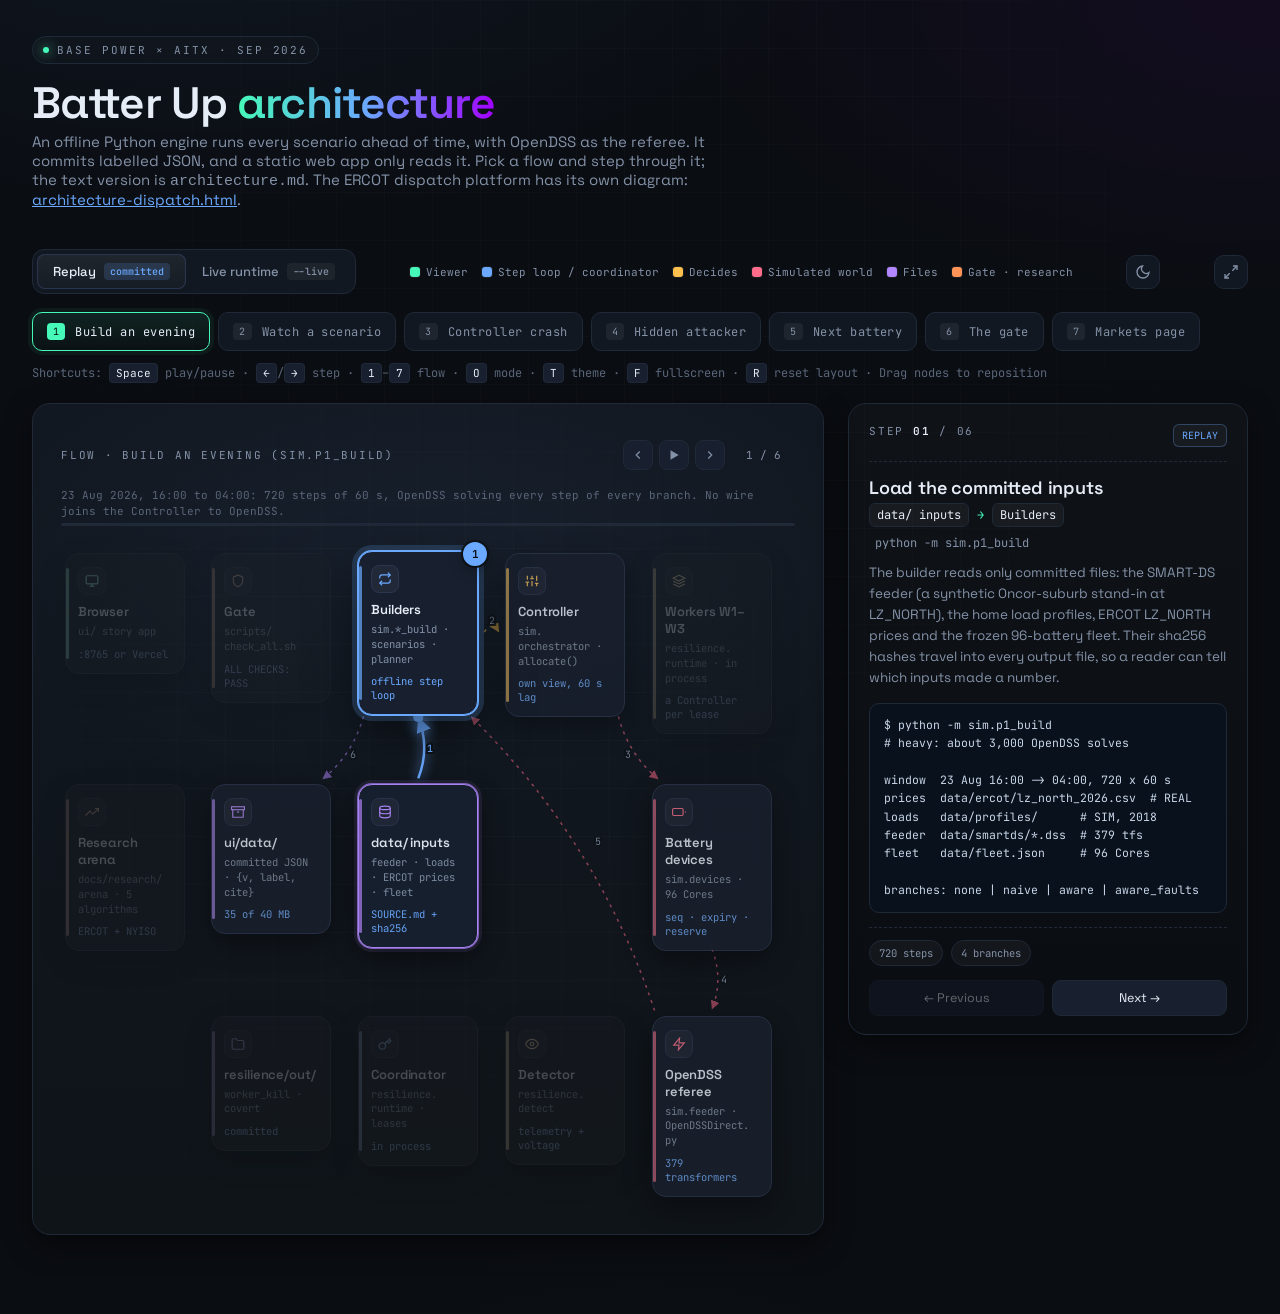
<file: architecture.html>
<!doctype html>
<html lang="en">
<head>
<meta charset="utf-8" />
<meta name="viewport" content="width=device-width,initial-scale=1" />
<title>Batter Up · Architecture</title>
<!--
  ============================================================
  ARCHITECTURE DIAGRAM TEMPLATE — drop-in for any system
  Generated by the architecture-diagrams skill.
  Batter Up content: the nodes, the flows and the text in architecture.md. Every step was checked
  against the code in sim/, resilience/ and ui/, and every number against the committed files.

  Template source: https://github.com/konraddzbik/architecture-diagram-skill
  (skills/architecture-diagram/assets/template.html), used under its licence:

  MIT License

  Copyright (c) 2026 Konrad Dzbik

  Permission is hereby granted, free of charge, to any person obtaining a copy
  of this software and associated documentation files (the "Software"), to deal
  in the Software without restriction, including without limitation the rights
  to use, copy, modify, merge, publish, distribute, sublicense, and/or sell
  copies of the Software, and to permit persons to whom the Software is
  furnished to do so, subject to the following conditions:

  The above copyright notice and this permission notice shall be included in all
  copies or substantial portions of the Software.

  THE SOFTWARE IS PROVIDED "AS IS", WITHOUT WARRANTY OF ANY KIND, EXPRESS OR
  IMPLIED, INCLUDING BUT NOT LIMITED TO THE WARRANTIES OF MERCHANTABILITY,
  FITNESS FOR A PARTICULAR PURPOSE AND NONINFRINGEMENT. IN NO EVENT SHALL THE
  AUTHORS OR COPYRIGHT HOLDERS BE LIABLE FOR ANY CLAIM, DAMAGES OR OTHER
  LIABILITY, WHETHER IN AN ACTION OF CONTRACT, TORT OR OTHERWISE, ARISING FROM,
  OUT OF OR IN CONNECTION WITH THE SOFTWARE OR THE USE OR OTHER DEALINGS IN THE
  SOFTWARE.

  EDIT THESE THINGS (everything else stays untouched):
    1. <title> above and <h1> in <header>
    2. The legend in .legend (one .item per role you use)
    3. The .modepick buttons (mode toggle labels)
    4. The .flowtabs (one .flowtab per scenario)
    5. The .node divs inside .stage (one per service)
    6. The `flows` JS object at the bottom (scenario definitions)
    7. (Optional) Re-color CSS variables in :root
  ============================================================
-->
<!-- Remove the three font <link> tags below for fully offline use; fonts fall back to system UI. -->
<link rel="preconnect" href="https://fonts.googleapis.com">
<link rel="preconnect" href="https://fonts.gstatic.com" crossorigin>
<link rel="stylesheet" href="https://fonts.googleapis.com/css2?family=JetBrains+Mono:wght@400;500;600&family=Space+Grotesk:wght@400;500;600;700&display=swap" media="print" onload="this.media='all'">
<noscript><link rel="stylesheet" href="https://fonts.googleapis.com/css2?family=JetBrains+Mono:wght@400;500;600&family=Space+Grotesk:wght@400;500;600;700&display=swap"></noscript>
<style>
  :root{
    /* Dark base, tuned for didactic clarity */
    --bg:        #0a0d12;
    --bg-2:      #0f1419;
    --panel:     #121821;
    --panel-2:   #182030;
    --border:    #1f2937;
    --border-2:  #2a3650;
    --text:      #e6edf7;
    --muted:     #8492a8;
    --dim:       #5a6679;

    /* component colors — each role has its own */
    --c-user:        #46f9b8;   /* mint */
    --c-orch:        #6aa9ff;   /* sky */
    --c-compute:      #ff6b8a;   /* magenta */
    --c-embed:       #ffc14d;   /* amber */
    --c-vector:      #b388ff;   /* violet */
    --c-seed:        #ff9457;   /* orange */

    /* Brand accents */
    --brand-violet:  #a201ff;
    --brand-mint:    #46f9b8;

    --radius:        14px;
    --radius-sm:     8px;

    --shadow-soft:   0 10px 30px rgba(0,0,0,.45);
    --shadow-pop:    0 0 0 1px rgba(255,255,255,.04), 0 18px 50px rgba(0,0,0,.55);

    --mono: "JetBrains Mono", ui-monospace, SFMono-Regular, Menlo, monospace;
    --sans: "Space Grotesk", system-ui, -apple-system, "Segoe UI", sans-serif;
  }

  *{ box-sizing:border-box; }
  html,body{ margin:0; padding:0; }
  body{
    background: var(--bg);
    color: var(--text);
    font-family: var(--sans);
    font-feature-settings: "ss01","ss02","cv11";
    min-height:100vh;
    overflow-x:hidden;
    background-image:
      radial-gradient(1200px 600px at 15% -10%, rgba(106,169,255,.07), transparent 60%),
      radial-gradient(1000px 500px at 100% 0%, rgba(162,1,255,.06), transparent 60%),
      radial-gradient(800px 600px at 50% 120%, rgba(70,249,184,.04), transparent 60%);
  }

  /* faint grid */
  body::before{
    content:"";
    position:fixed; inset:0; pointer-events:none; z-index:0;
    background-image:
      linear-gradient(rgba(255,255,255,.018) 1px, transparent 1px),
      linear-gradient(90deg, rgba(255,255,255,.018) 1px, transparent 1px);
    background-size: 48px 48px;
    mask-image: radial-gradient(ellipse at 50% 30%, #000 30%, transparent 75%);
  }

  /* ───────── header ───────── */
  header{
    position:relative; z-index:2;
    padding: 36px 32px 12px;
    max-width: 1600px; margin: 0 auto;
  }
  .eyebrow{
    display:inline-flex; align-items:center; gap:8px;
    font-family: var(--mono); font-size:11px; letter-spacing:.18em;
    color: var(--muted); text-transform: uppercase;
    padding: 6px 10px;
    border:1px solid var(--border);
    border-radius: 999px;
    background: rgba(255,255,255,.015);
  }
  .eyebrow .dot{
    width:6px; height:6px; border-radius:50%; background: var(--brand-mint);
    box-shadow: 0 0 12px var(--brand-mint);
  }
  h1{
    margin: 16px 0 6px;
    font-size: clamp(28px, 3.6vw, 44px);
    font-weight: 600; letter-spacing:-.02em;
    line-height: 1.05;
  }
  h1 .accent{
    background: linear-gradient(90deg, var(--brand-mint), var(--c-orch) 50%, var(--brand-violet));
    -webkit-background-clip: text; background-clip: text; color: transparent;
  }
  .sub{
    color: var(--muted); font-size: 15px; max-width: 70ch;
    margin: 0;
  }

  /* ───────── controls bar ───────── */
  .controls{
    position:relative; z-index:2;
    max-width: 1600px; margin: 28px auto 0; padding: 0 32px;
    display:flex; flex-wrap:wrap; gap:18px;
    align-items:center; justify-content:space-between;
  }

  .modepick{
    display:inline-flex; padding:4px;
    background: var(--panel); border:1px solid var(--border);
    border-radius: 12px;
  }
  .modepick button{
    border:0; background:transparent; color: var(--muted);
    font-family: var(--sans); font-weight:500; font-size:13px;
    padding: 9px 16px; border-radius: 8px; cursor:pointer;
    display:inline-flex; align-items:center; gap:8px;
    transition: all .25s ease;
  }
  .modepick button .pill{
    font-family: var(--mono); font-size:10px;
    padding: 2px 6px; border-radius: 4px;
    background: rgba(255,255,255,.05); color: var(--muted);
  }
  .modepick button[aria-pressed="true"]{
    background: linear-gradient(180deg, rgba(255,255,255,.06), rgba(255,255,255,.02));
    color: var(--text);
    box-shadow: inset 0 0 0 1px var(--border-2);
  }
  /* generic accent — covers renamed / 3rd modes; offline/online below override it */
  .modepick button[aria-pressed="true"] .pill{ background: rgba(70,249,184,.14); color: var(--c-user); }
  .modepick button[aria-pressed="true"][data-mode="replay"] .pill{ background: rgba(106,169,255,.16); color: var(--c-orch); }
  .modepick button[aria-pressed="true"][data-mode="live"] .pill{ background: rgba(162,1,255,.18); color: #d9a6ff; }

  .legend{
    display:flex; flex-wrap:wrap; gap:14px;
    font-family: var(--mono); font-size:11px; color: var(--muted);
  }
  .legend .item{ display:inline-flex; align-items:center; gap:6px; }
  .legend .swatch{ width:10px; height:10px; border-radius:3px; box-shadow: 0 0 0 1px rgba(255,255,255,.06); }

  /* ───────── flow tabs ───────── */
  .flowtabs{
    position:relative; z-index:2;
    max-width: 1600px; margin: 18px auto 0; padding: 0 32px;
    display:flex; flex-wrap:wrap; gap:8px;
  }
  .flowtab{
    appearance:none; border:1px solid var(--border);
    background: var(--panel); color: var(--muted);
    font-family: var(--mono); font-size: 12px; letter-spacing:.04em;
    padding: 10px 14px; border-radius: 10px;
    display:inline-flex; align-items:center; gap:10px;
    cursor:pointer; transition: all .2s ease;
  }
  .flowtab .num{
    font-size:10px;
    background: rgba(255,255,255,.06); color: var(--muted);
    padding: 2px 6px; border-radius: 4px;
  }
  .flowtab:hover{ color: var(--text); border-color: var(--border-2); }
  .flowtab[aria-pressed="true"]{
    border-color: var(--brand-mint);
    color: var(--text);
    background: linear-gradient(180deg, rgba(70,249,184,.10), rgba(70,249,184,.02));
    box-shadow: 0 0 0 4px rgba(70,249,184,.06);
  }
  .flowtab[aria-pressed="true"] .num{
    background: var(--brand-mint); color: #08120e;
  }

  /* ───────── main layout ───────── */
  main{
    position:relative; z-index:1;
    max-width: 1600px; margin: 22px auto 80px; padding: 0 32px;
    display:grid; grid-template-columns: minmax(0, 1fr) 400px; gap: 24px;
    align-items: start;
  }
  @media (max-width: 1180px){
    main{ grid-template-columns: 1fr; }
  }

  /* ───────── canvas (the diagram) ───────── */
  .canvas{
    position:relative;
    background:
      radial-gradient(800px 400px at 50% 20%, rgba(106,169,255,.06), transparent 60%),
      linear-gradient(180deg, var(--panel) 0%, var(--bg-2) 100%);
    border: 1px solid var(--border);
    border-radius: 18px;
    padding: 36px 28px 28px;
    min-height: 540px;
    box-shadow: var(--shadow-soft);
    overflow: hidden;
  }
  .canvas::before{
    content:""; position:absolute; inset:0; pointer-events:none;
    background-image:
      linear-gradient(rgba(255,255,255,.02) 1px, transparent 1px),
      linear-gradient(90deg, rgba(255,255,255,.02) 1px, transparent 1px);
    background-size: 48px 48px;  /* matches body grid + drag SNAP_PX so nodes snap onto visible lines */
    mask-image: radial-gradient(circle at 50% 40%, #000 30%, transparent 80%);
  }

  .canvas-head{
    display:flex; justify-content:space-between; align-items:center;
    margin-bottom: 18px; position:relative; z-index:2;
  }
  .canvas-title{
    font-family: var(--mono); font-size:11px; letter-spacing:.16em;
    color: var(--muted); text-transform: uppercase;
  }
  .player{
    display:flex; gap:6px; align-items:center;
    font-family: var(--mono); font-size: 11px; color: var(--muted);
  }
  .player button{
    appearance:none; border:1px solid var(--border); background: var(--panel-2);
    color: var(--muted); cursor:pointer;
    width: 30px; height: 30px; border-radius: 8px;
    display:inline-flex; align-items:center; justify-content:center;
    transition: all .15s ease;
  }
  .player button:hover{ color: var(--text); border-color: var(--border-2); }
  .player button[aria-pressed="true"]{
    background: rgba(70,249,184,.12); border-color: var(--brand-mint); color: var(--brand-mint);
  }
  .player .stepidx{
    padding: 0 10px; min-width: 64px; text-align:center;
  }

  /* flow-level note (the flow's `note`, plus an offline-only hint from `onlineNote`) */
  .flow-note{
    font-family: var(--mono); font-size: 11px; color: var(--dim);
    margin: 8px 0 0; line-height: 1.4;
  }
  .flow-note:empty{ display:none; }

  /* flow progress bar */
  .progress-track{
    width:100%; height: 3px; background: var(--border);
    border-radius: 2px; margin-top: 4px;
    grid-column: 1 / -1;
  }
  .progress-fill{
    height:100%; border-radius: 2px;
    background: var(--brand-mint);
    transition: width .35s ease;
    box-shadow: 0 0 8px rgba(70,249,184,.3);
  }

  /* ── stage where nodes & svg live ── */
  .stage{
    position:relative;
    width: 100%;
    height: 600px;
  }
  /* narrower nodes wrap to more lines: give the three rows more height (the 720px rule below still wins) */
  @media (max-width: 1400px){ .stage{ height: 680px; } }

  .stage svg.wires{
    position:absolute; inset:0; width:100%; height:100%;
    pointer-events:none;
  }

  /* node */
  .node{
    position:absolute;
    width: clamp(120px, 15.5%, 150px);
    padding: 13px 12px 12px;
    background: var(--panel-2);
    border: 1px solid var(--border-2);
    border-radius: var(--radius);
    box-shadow: var(--shadow-soft);
    transition: transform .35s cubic-bezier(.2,.8,.2,1), opacity .35s ease, border-color .25s ease, box-shadow .25s ease;
    z-index: 2;
    cursor: pointer;
    user-select: none;
    touch-action: none;
  }
  .node.dragging{
    z-index: 100;
    cursor: grabbing;
    transition: none;
    box-shadow: 0 0 0 2px var(--c), 0 20px 60px rgba(0,0,0,.5);
    transform: scale(1.04);
  }
  /* Hover affordance — every node lifts and reveals its role color, so
     viewers learn "these are clickable". Click = jump to first step where
     this node appears in the current flow. */
  .node:hover{
    border-color: color-mix(in srgb, var(--c) 60%, var(--border-2));
    transform: translateY(-1px);
    box-shadow: var(--shadow-soft), 0 0 0 1px color-mix(in srgb, var(--c) 30%, transparent);
  }
  .node:hover .label{ color: var(--c); }
  .node:focus-visible{
    outline: 2px solid var(--c);
    outline-offset: 4px;
  }
  .node .label{
    font-size: 13px; font-weight: 600; letter-spacing:-.01em;
    margin: 0 0 4px;
  }
  .node .label, .node .tech, .node .port{ overflow-wrap: anywhere; }
  .node .tech{
    font-family: var(--mono); font-size: 10.5px; color: var(--muted);
    line-height: 1.4;
  }
  .node .port{
    margin-top: 8px;
    font-family: var(--mono); font-size: 10.5px;
    color: var(--c-orch);
  }
  .node .icon{
    width: 28px; height: 28px; border-radius: 8px;
    display:inline-flex; align-items:center; justify-content:center;
    margin-bottom: 8px;
    background: rgba(255,255,255,.04);
    border: 1px solid var(--border-2);
  }
  .node[data-role="user"]   { --c: var(--c-user); }
  .node[data-role="orch"]   { --c: var(--c-orch); }
  .node[data-role="compute"] { --c: var(--c-compute); }
  .node[data-role="embed"]  { --c: var(--c-embed); }
  .node[data-role="vector"] { --c: var(--c-vector); }
  .node[data-role="seed"]   { --c: var(--c-seed); }
  .node .icon{ color: var(--c); }
  .node::before{
    content:""; position:absolute; left:0; top:14px; bottom:14px; width:3px;
    background: var(--c); border-radius: 3px;
    opacity:.7;
  }

  /* hidden nodes when mode mismatched */
  .node.hidden{ opacity: 0; transform: scale(.92); pointer-events: none; }

  /* shake feedback when a non-participating node is clicked */
  @keyframes node-shake {
    0%, 100%{ transform: translateX(0); }
    20%{ transform: translateX(-4px); }
    40%{ transform: translateX(4px); }
    60%{ transform: translateX(-3px); }
    80%{ transform: translateX(2px); }
  }

  /* active node = TARGET of the active step (full color, ring, badge) */
  .node.active{
    border-color: var(--c);
    box-shadow:
      0 0 0 1px var(--c),
      0 0 0 6px color-mix(in srgb, var(--c) 18%, transparent),
      var(--shadow-pop);
    transform: translateY(-2px);
  }
  /* active-from node = SOURCE of the active step (full color, softer ring,
     no badge). Lets the viewer see WHERE the data is coming from this step. */
  .node.active-from{
    border-color: var(--c);
    box-shadow:
      0 0 0 1px color-mix(in srgb, var(--c) 70%, transparent),
      0 0 0 4px color-mix(in srgb, var(--c) 10%, transparent),
      var(--shadow-soft);
    opacity: .95;
  }
  /* participant = appears somewhere in this flow but not in this step.
     Stays visible at near-full color so viewer can see the whole flow path
     at a glance. Critical for didactic clarity — without this, only the
     active node is visible and the rest look "dead". */
  .node.participant{
    opacity: .8;
    filter: saturate(.85);
  }
  /* dimmed = NOT in this flow at all (e.g. Seed node during the ask flow) */
  .node.dimmed{ opacity: .25; filter: saturate(.4); }

  /* node small badge (step number sticker) */
  .node .step-badge{
    position:absolute; top:-10px; right:-10px;
    width:24px; height:24px; border-radius:50%;
    background: var(--c); color:#0a0d12;
    font-family: var(--mono); font-weight:600; font-size: 11px;
    display:flex; align-items:center; justify-content:center;
    opacity: 0; transform: scale(.6);
    transition: opacity .2s ease, transform .25s cubic-bezier(.2,1.2,.2,1);
    box-shadow: 0 4px 14px rgba(0,0,0,.4), 0 0 0 2px var(--bg-2);
  }
  .node.has-badge .step-badge{ opacity:1; transform: scale(1); }

  /* ── wire styles (SVG) ── */
  .wire{
    fill:none;
    stroke: var(--border-2);
    stroke-width: 1.5;
    stroke-dasharray: 4 6;
    opacity: .55;
    transition: opacity .3s ease, stroke .3s ease;
  }
  /* active = current step's wire (full color, glow, packet animates) */
  .wire.active{
    stroke: var(--wire-color, var(--brand-mint));
    stroke-width: 2.5;
    stroke-dasharray: 0;
    opacity: 1;
    filter: drop-shadow(0 0 6px var(--wire-color, var(--brand-mint)));
  }
  /* preview = other steps of CURRENT flow — show the full path at once */
  .wire.preview{
    stroke: var(--wire-color, var(--border-2));
    stroke-width: 1.5;
    stroke-dasharray: 3 5;
    opacity: .5;
  }
  /* muted = wires that don't belong to this flow at all */
  .wire.muted{ opacity: .08; }

  /* moving data packet */
  .packet{
    r: 5;
    fill: var(--wire-color, var(--brand-mint));
    filter: drop-shadow(0 0 8px var(--wire-color, var(--brand-mint)));
    opacity: 0;
  }
  .packet.run{ opacity: 1; }

  /* tiny wire label */
  .wire-label{
    font-family: var(--mono); font-size: 10px;
    fill: var(--muted);
    paint-order: stroke;
    stroke: var(--bg-2); stroke-width: 4;
    transition: fill .3s ease;
  }
  .wire-label.active{ fill: var(--wire-color, var(--brand-mint)); font-weight: 600; }
  .wire-label.preview{ fill: var(--muted); opacity: .8; }

  /* ───────── side panel ───────── */
  aside{
    position: sticky; top: 18px;
    background:
      linear-gradient(180deg, rgba(255,255,255,.025), rgba(255,255,255,.005));
    border: 1px solid var(--border);
    border-radius: 18px;
    padding: 20px 20px 18px;
    box-shadow: var(--shadow-soft);
    min-height: 540px;
    display:flex; flex-direction:column;
  }
  .panel-head{
    display:flex; justify-content:space-between; align-items:flex-start;
    gap: 12px;
    padding-bottom: 14px;
    border-bottom: 1px dashed var(--border);
  }
  .panel-step{
    font-family: var(--mono); font-size: 11px; letter-spacing:.16em;
    color: var(--muted); text-transform: uppercase;
  }
  .panel-step strong{
    color: var(--text); font-weight: 600;
  }
  .panel-mode{
    font-family: var(--mono); font-size: 10px;
    padding: 4px 8px; border-radius: 6px;
    background: rgba(255,255,255,.04); color: var(--muted);
    border:1px solid var(--border);
  }
  .panel-mode[data-mode]{ color: var(--c-user); border-color: rgba(70,249,184,.3); }
  .panel-mode[data-mode="replay"]{ color: var(--c-orch); border-color: rgba(106,169,255,.3); }
  .panel-mode[data-mode="live"]{ color: #d9a6ff; border-color: rgba(162,1,255,.35); }

  .panel-title{
    font-size: 18px; font-weight: 600; margin: 14px 0 4px;
    letter-spacing:-.01em;
  }
  .panel-route{
    font-family: var(--mono); font-size: 12px;
    color: var(--muted); margin-bottom: 12px;
    display:inline-flex; align-items:center; gap:8px; flex-wrap:wrap;
  }
  .panel-route .from, .panel-route .to{
    color: var(--text);
    padding: 3px 7px; border-radius: 6px;
    background: rgba(255,255,255,.04);
    border:1px solid var(--border);
  }
  .panel-route .arrow{ color: var(--brand-mint); }

  .panel-desc{
    color: var(--muted); font-size: 13.5px; line-height: 1.55;
    margin: 0 0 14px;
  }
  .panel-desc em{ color: var(--text); font-style: normal; }

  .panel-payload{
    font-family: var(--mono); font-size: 11.5px;
    background: #08111c;
    border: 1px solid var(--border);
    border-radius: 10px;
    padding: 12px 14px;
    color: #c9d6e8;
    overflow:auto; max-height: 260px;
    line-height: 1.6;
    margin: 0 0 14px;
    white-space: pre;
    -webkit-overflow-scrolling: touch;
  }
  .panel-payload .k{ color: #ffc14d; }
  .panel-payload .s{ color: #46f9b8; }
  .panel-payload .n{ color: #b388ff; }
  .panel-payload .c{ color: var(--muted); }

  .panel-meta{
    margin-top:auto; padding-top: 12px;
    border-top: 1px dashed var(--border);
    display:flex; gap: 8px; flex-wrap:wrap;
  }
  .chip{
    font-family: var(--mono); font-size: 10.5px;
    padding: 5px 9px; border-radius: 999px;
    background: rgba(255,255,255,.035); border:1px solid var(--border);
    color: var(--muted);
  }
  .chip.lat::before{ content:"⏱ "; color: var(--brand-mint); }
  .chip.size::before{ content:"⛁ "; color: var(--c-vector); }

  /* prev/next */
  .step-nav{
    display:flex; gap:8px; margin-top: 14px;
  }
  .step-nav button{
    flex:1; padding: 9px 12px;
    background: var(--panel-2); color: var(--text);
    border:1px solid var(--border); border-radius: 9px;
    font-family: var(--sans); font-size: 12.5px; cursor:pointer;
    transition: all .15s ease;
    display:inline-flex; align-items:center; justify-content:center; gap:6px;
  }
  .step-nav button:hover{ border-color: var(--brand-mint); color: var(--brand-mint); }
  .step-nav button:disabled{ opacity:.4; cursor:not-allowed; }

  /* footer / legend below */
  .scenario-note{
    position: relative; z-index: 2;
    max-width: 1600px; margin: 14px auto 0; padding: 0 32px;
    color: var(--dim); font-size: 12px;
    font-family: var(--mono);
  }
  .scenario-note kbd{
    font-family: var(--mono); font-size: 11px;
    padding: 2px 6px; border-radius: 4px;
    background: var(--panel-2); border:1px solid var(--border); color: var(--text);
  }

  /* mobile adjustments */
  @media (max-width: 720px){
    header{ padding: 24px 18px 8px; }
    .controls, .flowtabs, main, .scenario-note{ padding-left: 18px; padding-right: 18px; }
    main{ gap:18px; }
    .canvas{ padding: 22px 14px 18px; }
    .stage{ height: 420px; }
    .node{ width: 132px; padding: 12px; }
    .node .label{ font-size: 12px; }
    .node .tech{ font-size: 10px; }
    aside{ position: static; }
  }

  /* keyboard focus rings */
  button:focus-visible, .flowtab:focus-visible{
    outline: 2px solid var(--brand-mint); outline-offset: 2px;
  }

  /* Respect users who ask for reduced motion: no flying packet, near-instant transitions. */
  @media (prefers-reduced-motion: reduce){
    *{
      animation-duration: .001ms !important;
      animation-iteration-count: 1 !important;
      transition-duration: .001ms !important;
    }
    .packet{ display: none !important; }
    .progress-fill{ transition: none !important; }
  }

  /* ───────── light theme ───────── */
  body.light{
    --bg:        #f6f7fa;
    --bg-2:      #ffffff;
    --panel:     #ffffff;
    --panel-2:   #f1f3f8;
    --border:    #e2e6ee;
    --border-2:  #c8d0dd;
    --text:      #0f1419;
    --muted:     #555f70;
    --dim:       #8492a8;

    --c-user:    #00b377;
    --c-orch:    #2a6fdb;
    --c-compute: #d63a5f;
    --c-embed:   #c98a00;
    --c-vector:  #7a4ed1;
    --c-seed:    #d96e2c;

    --brand-violet: #7a1cd9;
    --brand-mint:   #00b377;

    --shadow-soft: 0 4px 18px rgba(15,20,25,.06);
    --shadow-pop:  0 0 0 1px rgba(15,20,25,.04), 0 8px 24px rgba(15,20,25,.08);

    background-image:
      radial-gradient(1200px 600px at 15% -10%, rgba(42,111,219,.05), transparent 60%),
      radial-gradient(1000px 500px at 100% 0%, rgba(122,28,217,.04), transparent 60%),
      radial-gradient(800px 600px at 50% 120%, rgba(0,179,119,.03), transparent 60%);
  }
  body.light::before{
    background-image:
      linear-gradient(rgba(0,0,0,.03) 1px, transparent 1px),
      linear-gradient(90deg, rgba(0,0,0,.03) 1px, transparent 1px);
  }
  body.light .panel-payload{
    background: #f0f2f7;
    color: #1e2838;
    border-color: var(--border);
  }
  body.light .panel-payload .k{ color: #a16800; }
  body.light .panel-payload .s{ color: #00855a; }
  body.light .panel-payload .n{ color: #6b3faf; }
  body.light .eyebrow{ background: rgba(0,0,0,.02); }
  body.light .eyebrow .dot{ box-shadow: 0 0 8px var(--brand-mint); }
  body.light .legend .swatch{ box-shadow: 0 0 0 1px rgba(0,0,0,.08); }
  body.light .wire-label{ stroke: var(--panel); stroke-width: 5; }
  body.light .node{ box-shadow: 0 2px 8px rgba(0,0,0,.06); }
  body.light .node.active{ box-shadow: 0 0 0 1px var(--c), 0 0 0 6px color-mix(in srgb, var(--c) 12%, transparent), 0 4px 16px rgba(0,0,0,.08); }
  body.light .wire.active{ filter: drop-shadow(0 0 4px var(--wire-color, var(--brand-mint))); }
  body.light .chip{ background: rgba(0,0,0,.04); }
  body.light aside{ background: linear-gradient(180deg, rgba(0,0,0,.01), rgba(0,0,0,.005)); }

  /* theme toggle */
  .theme-toggle, .layout-reset, .fullscreen-toggle{
    appearance:none; border:1px solid var(--border); background: var(--panel);
    color: var(--muted); cursor:pointer;
    width: 34px; height: 34px; border-radius: 10px;
    display:inline-flex; align-items:center; justify-content:center;
    transition: all .2s ease;
    flex-shrink: 0;
  }
  .theme-toggle:hover, .layout-reset:hover, .fullscreen-toggle:hover{ color: var(--text); border-color: var(--border-2); }
  .layout-reset{ display:none; }
  .layout-reset.has-custom{ display:inline-flex; }
  .theme-toggle .icon-sun{ display:none; }
  body.light .theme-toggle .icon-moon{ display:none; }
  body.light .theme-toggle .icon-sun{ display:block; }

  /* fullscreen canvas */
  .canvas.is-fullscreen{
    position:fixed; inset:0; z-index:9999;
    border-radius:0; margin:0; max-width:none;
    min-height:100vh;
    overflow:auto;
  }
  .canvas.is-fullscreen .stage{ height: calc(100vh - 80px); }
  .canvas.is-fullscreen ~ aside{ display:none; }
</style>
</head>
<body>

<header>
  <!-- 1. Top-of-page text. Change SYSTEM_NAME, the accented words, and the subtitle. -->
  <span class="eyebrow"><span class="dot"></span> Base Power × AITX · Sep 2026</span>
  <h1>Batter Up <span class="accent">architecture</span></h1>
  <p class="sub">An offline Python engine runs every scenario ahead of time, with OpenDSS as the referee. It commits labelled JSON, and a static web app only reads it. Pick a flow and step through it; the text version is <code>architecture.md</code>. The ERCOT dispatch platform has its own diagram: <a href="architecture-dispatch.html" style="color:var(--c-orch)">architecture-dispatch.html</a>.</p>
</header>

<div class="controls">
  <!-- 2. Mode toggle. Rename or add a 3rd button if you have 3 modes.
       data-mode values become keys in JS — keep them snake_case. -->
  <div class="modepick" role="group" aria-label="Runtime mode">
    <button data-mode="replay" aria-pressed="true">Replay <span class="pill">committed</span></button>
    <button data-mode="live"   aria-pressed="false">Live runtime <span class="pill">--live</span></button>
  </div>

  <!-- 3. Legend. One .item per role used in the diagram. Order = visual priority. -->
  <div class="legend" aria-label="Component legend">
    <span class="item"><span class="swatch" style="background:var(--c-user)"></span> Viewer</span>
    <span class="item"><span class="swatch" style="background:var(--c-orch)"></span> Step loop / coordinator</span>
    <span class="item"><span class="swatch" style="background:var(--c-embed)"></span> Decides</span>
    <span class="item"><span class="swatch" style="background:var(--c-compute)"></span> Simulated world</span>
    <span class="item"><span class="swatch" style="background:var(--c-vector)"></span> Files</span>
    <span class="item"><span class="swatch" style="background:var(--c-seed)"></span> Gate · research</span>
  </div>

  <!-- 3b. Theme toggle (dark/light). -->
  <button class="theme-toggle" id="btnTheme" title="Toggle light/dark theme (T)" aria-label="Toggle theme">
    <svg class="icon-moon" width="16" height="16" viewBox="0 0 24 24" fill="none" stroke="currentColor" stroke-width="2"><path d="M21 12.79A9 9 0 1 1 11.21 3 7 7 0 0 0 21 12.79z"/></svg>
    <svg class="icon-sun" width="16" height="16" viewBox="0 0 24 24" fill="none" stroke="currentColor" stroke-width="2"><circle cx="12" cy="12" r="5"/><line x1="12" y1="1" x2="12" y2="3"/><line x1="12" y1="21" x2="12" y2="23"/><line x1="4.22" y1="4.22" x2="5.64" y2="5.64"/><line x1="18.36" y1="18.36" x2="19.78" y2="19.78"/><line x1="1" y1="12" x2="3" y2="12"/><line x1="21" y1="12" x2="23" y2="12"/><line x1="4.22" y1="19.78" x2="5.64" y2="18.36"/><line x1="18.36" y1="5.64" x2="19.78" y2="4.22"/></svg>
  </button>

  <!-- 3c. Reset layout (appears only after user drags nodes). -->
  <button class="layout-reset" id="btnResetLayout" title="Reset node positions (R)" aria-label="Reset layout">
    <svg width="16" height="16" viewBox="0 0 24 24" fill="none" stroke="currentColor" stroke-width="2"><polyline points="1 4 1 10 7 10"/><path d="M3.51 15a9 9 0 1 0 2.13-9.36L1 10"/></svg>
  </button>

  <!-- 3d. Fullscreen toggle for canvas (F). -->
  <button class="fullscreen-toggle" id="btnFullscreen" title="Fullscreen (F)" aria-label="Toggle fullscreen">
    <svg width="16" height="16" viewBox="0 0 24 24" fill="none" stroke="currentColor" stroke-width="2"><polyline points="15 3 21 3 21 9"/><polyline points="9 21 3 21 3 15"/><line x1="21" y1="3" x2="14" y2="10"/><line x1="3" y1="21" x2="10" y2="14"/></svg>
  </button>
</div>

<!-- 4. Flow tabs. One per scenario. data-flow must match a key in the JS `flows` object.
     Aim for 3-6 flows; more than 6 clutters the bar. -->
<nav class="flowtabs" aria-label="Scenarios">
  <button class="flowtab" data-flow="evening" aria-pressed="true"><span class="num">1</span> Build an evening</button>
  <button class="flowtab" data-flow="view" aria-pressed="false"><span class="num">2</span> Watch a scenario</button>
  <button class="flowtab" data-flow="crash" aria-pressed="false"><span class="num">3</span> Controller crash</button>
  <button class="flowtab" data-flow="covert" aria-pressed="false"><span class="num">4</span> Hidden attacker</button>
  <button class="flowtab" data-flow="siting" aria-pressed="false"><span class="num">5</span> Next battery</button>
  <button class="flowtab" data-flow="gate" aria-pressed="false"><span class="num">6</span> The gate</button>
  <button class="flowtab" data-flow="markets" aria-pressed="false"><span class="num">7</span> Markets page</button>
</nav>

<p class="scenario-note">Shortcuts: <kbd>Space</kbd> play/pause · <kbd>&larr;</kbd>/<kbd>&rarr;</kbd> step · <kbd>1</kbd>&ndash;<kbd id="kbFlowMax">7</kbd> flow · <kbd>O</kbd> mode · <kbd>T</kbd> theme · <kbd>F</kbd> fullscreen · <kbd>R</kbd> reset layout · Drag nodes to reposition</p>

<main>
  <section class="canvas" aria-label="Architecture diagram">
    <div class="canvas-head">
      <span class="canvas-title">Flow · <span id="flowName">Build an evening (sim.p1_build)</span></span>
      <div class="player" role="group" aria-label="Playback controls">
        <button id="btnPrev" title="Previous step (←)" aria-label="Previous step">
          <svg width="14" height="14" viewBox="0 0 24 24" fill="none" stroke="currentColor" stroke-width="2"><polyline points="15 18 9 12 15 6"/></svg>
        </button>
        <button id="btnPlay" title="Play/Pause (Space)" aria-label="Play/Pause" aria-pressed="false">
          <svg id="playIcon" width="14" height="14" viewBox="0 0 24 24" fill="currentColor"><polygon points="6 4 20 12 6 20 6 4"/></svg>
        </button>
        <button id="btnNext" title="Next step (→)" aria-label="Next step">
          <svg width="14" height="14" viewBox="0 0 24 24" fill="none" stroke="currentColor" stroke-width="2"><polyline points="9 18 15 12 9 6"/></svg>
        </button>
        <span class="stepidx" id="stepIdx">0 / 0</span>
      </div>
    </div>
    <div class="flow-note" id="flowNote"></div>
    <div class="progress-track"><div class="progress-fill" id="progressFill" style="width:0%"></div></div>

    <div class="stage" id="stage">
      <!--
        Layout: five columns (left 0.5 / 20.5 / 40.5 / 60.5 / 80.5 %) and three rows (top 4 / 38 / 72 %), chosen by a
        search so that no wire in any flow passes through a node or crosses another wire of the same flow.
        The evening loop runs builders -> controller -> devices -> OpenDSS -> builders; the controller and OpenDSS sit
        apart and no flow joins them. resilience/out/ (replay) and resilience/out/live/ (live) share one slot.
      -->

      <!-- data/ : committed inputs -->
      <div class="node" data-role="vector" data-id="inputs" style="left: 40.5%; top: 38%;">
        <div class="icon">
          <svg width="14" height="14" viewBox="0 0 24 24" fill="none" stroke="currentColor" stroke-width="2"><ellipse cx="12" cy="5" rx="9" ry="3"/><path d="M3 5v14a9 3 0 0 0 18 0V5"/><path d="M3 12a9 3 0 0 0 18 0"/></svg>
        </div>
        <div class="label">data/ inputs</div>
        <div class="tech">feeder · loads · ERCOT prices · fleet</div>
        <div class="port">SOURCE.md + sha256</div>
        <span class="step-badge">·</span>
      </div>

      <!-- sim/orchestrator.py : the controller -->
      <div class="node" data-role="embed" data-id="ctrl" style="left: 60.5%; top: 4%;">
        <div class="icon">
          <svg width="14" height="14" viewBox="0 0 24 24" fill="none" stroke="currentColor" stroke-width="2"><line x1="4" y1="21" x2="4" y2="14"/><line x1="4" y1="10" x2="4" y2="3"/><line x1="12" y1="21" x2="12" y2="12"/><line x1="12" y1="8" x2="12" y2="3"/><line x1="20" y1="21" x2="20" y2="16"/><line x1="20" y1="12" x2="20" y2="3"/><line x1="1" y1="14" x2="7" y2="14"/><line x1="9" y1="8" x2="15" y2="8"/><line x1="17" y1="16" x2="23" y2="16"/></svg>
        </div>
        <div class="label">Controller</div>
        <div class="tech">sim.&#8203;orchestrator · allocate()</div>
        <div class="port">own view, 60 s lag</div>
        <span class="step-badge">·</span>
      </div>

      <!-- sim/devices.py : the batteries -->
      <div class="node" data-role="compute" data-id="devices" style="left: 80.5%; top: 38%;">
        <div class="icon">
          <svg width="14" height="14" viewBox="0 0 24 24" fill="none" stroke="currentColor" stroke-width="2"><rect x="1" y="6" width="18" height="12" rx="2" ry="2"/><line x1="23" y1="13" x2="23" y2="11"/></svg>
        </div>
        <div class="label">Battery devices</div>
        <div class="tech">sim.devices · 96 Cores</div>
        <div class="port">seq · expiry · reserve</div>
        <span class="step-badge">·</span>
      </div>

      <!-- resilience/runtime/worker.py : the workers -->
      <div class="node" data-role="embed" data-id="workers" style="left: 80.5%; top: 4%;">
        <div class="icon">
          <svg width="14" height="14" viewBox="0 0 24 24" fill="none" stroke="currentColor" stroke-width="2"><polygon points="12 2 2 7 12 12 22 7 12 2"/><polyline points="2 17 12 22 22 17"/><polyline points="2 12 12 17 22 12"/></svg>
        </div>
        <div class="label">Workers W1–W3</div>
        <div class="tech" data-tech-replay="resilience.&#8203;runtime · in process" data-tech-live="resilience.&#8203;runtime · 3 processes">resilience.&#8203;runtime · in process</div>
        <div class="port" data-port-replay="a Controller per lease" data-port-live="2 s reply deadline">a Controller per lease</div>
        <span class="step-badge">·</span>
      </div>

      <!-- scripts/check_all.sh : the gate -->
      <div class="node" data-role="seed" data-id="gate" style="left: 20.5%; top: 4%;">
        <div class="icon">
          <svg width="14" height="14" viewBox="0 0 24 24" fill="none" stroke="currentColor" stroke-width="2"><path d="M12 22s8-4 8-10V5l-8-3-8 3v7c0 6 8 10 8 10z"/></svg>
        </div>
        <div class="label">Gate</div>
        <div class="tech">scripts/&#8203;check_all.sh</div>
        <div class="port">ALL CHECKS: PASS</div>
        <span class="step-badge">·</span>
      </div>

      <!-- sim/*_build.py and friends : the step loop -->
      <div class="node" data-role="orch" data-id="loop" style="left: 40.5%; top: 4%;">
        <div class="icon">
          <svg width="14" height="14" viewBox="0 0 24 24" fill="none" stroke="currentColor" stroke-width="2"><polyline points="17 1 21 5 17 9"/><path d="M3 11V9a4 4 0 0 1 4-4h14"/><polyline points="7 23 3 19 7 15"/><path d="M21 13v2a4 4 0 0 1-4 4H3"/></svg>
        </div>
        <div class="label">Builders</div>
        <div class="tech">sim.*_build · scenarios · planner</div>
        <div class="port">offline step loop</div>
        <span class="step-badge">·</span>
      </div>

      <!-- sim/feeder.py : OpenDSS, the referee -->
      <div class="node" data-role="compute" data-id="opendss" style="left: 80.5%; top: 72%;">
        <div class="icon">
          <svg width="14" height="14" viewBox="0 0 24 24" fill="none" stroke="currentColor" stroke-width="2"><polygon points="13 2 3 14 12 14 11 22 21 10 12 10 13 2"/></svg>
        </div>
        <div class="label">OpenDSS referee</div>
        <div class="tech">sim.feeder · OpenDSSDirect.&#8203;py</div>
        <div class="port">379 transformers</div>
        <span class="step-badge">·</span>
      </div>

      <!-- resilience/detect/detector.py : the detector -->
      <div class="node" data-role="embed" data-id="detector" style="left: 60.5%; top: 72%;">
        <div class="icon">
          <svg width="14" height="14" viewBox="0 0 24 24" fill="none" stroke="currentColor" stroke-width="2"><path d="M1 12s4-8 11-8 11 8 11 8-4 8-11 8-11-8-11-8z"/><circle cx="12" cy="12" r="3"/></svg>
        </div>
        <div class="label">Detector</div>
        <div class="tech">resilience.&#8203;detect</div>
        <div class="port">telemetry + voltage</div>
        <span class="step-badge">·</span>
      </div>

      <!-- resilience/runtime/engine.py : the coordinator -->
      <div class="node" data-role="orch" data-id="coord" style="left: 40.5%; top: 72%;">
        <div class="icon">
          <svg width="14" height="14" viewBox="0 0 24 24" fill="none" stroke="currentColor" stroke-width="2"><path d="M21 2l-2 2m-7.61 7.61a5.5 5.5 0 1 1-7.778 7.778 5.5 5.5 0 0 1 7.777-7.777zm0 0L15.5 7.5m0 0l3 3L22 7l-3-3m-3.5 3.5L19 4"/></svg>
        </div>
        <div class="label">Coordinator</div>
        <div class="tech">resilience.&#8203;runtime · leases</div>
        <div class="port" data-port-replay="in process" data-port-live="real terminate()">in process</div>
        <span class="step-badge">·</span>
      </div>

      <!-- ui/ : the browser and the story app -->
      <div class="node" data-role="user" data-id="viewer" style="left: 0.5%; top: 4%;">
        <div class="icon">
          <svg width="14" height="14" viewBox="0 0 24 24" fill="none" stroke="currentColor" stroke-width="2"><rect x="2" y="3" width="20" height="14" rx="2"/><line x1="8" y1="21" x2="16" y2="21"/><line x1="12" y1="17" x2="12" y2="21"/></svg>
        </div>
        <div class="label">Browser</div>
        <div class="tech">ui/ story app</div>
        <div class="port">:8765 or Vercel</div>
        <span class="step-badge">·</span>
      </div>

      <!-- ui/data/ : the committed JSON, the only interface between engine and app -->
      <div class="node" data-role="vector" data-id="uidata" style="left: 20.5%; top: 38%;">
        <div class="icon">
          <svg width="14" height="14" viewBox="0 0 24 24" fill="none" stroke="currentColor" stroke-width="2"><polyline points="21 8 21 21 3 21 3 8"/><rect x="1" y="3" width="22" height="5"/><line x1="10" y1="12" x2="14" y2="12"/></svg>
        </div>
        <div class="label">ui/data/</div>
        <div class="tech">committed JSON · {v, label, cite}</div>
        <div class="port">35 of 40 MB</div>
        <span class="step-badge">·</span>
      </div>

      <!-- resilience/out/ : committed replays (replay mode) -->
      <div class="node" data-role="vector" data-id="resout" data-modes="replay" style="left: 20.5%; top: 72%;">
        <div class="icon">
          <svg width="14" height="14" viewBox="0 0 24 24" fill="none" stroke="currentColor" stroke-width="2"><path d="M22 19a2 2 0 0 1-2 2H4a2 2 0 0 1-2-2V5a2 2 0 0 1 2-2h5l2 3h9a2 2 0 0 1 2 2z"/></svg>
        </div>
        <div class="label">resilience/&#8203;out/</div>
        <div class="tech">worker_kill · covert</div>
        <div class="port">committed</div>
        <span class="step-badge">·</span>
      </div>

      <!-- resilience/out/live/ : a live recording (live mode) -->
      <div class="node" data-role="vector" data-id="liveout" data-modes="live" style="left: 20.5%; top: 72%;">
        <div class="icon">
          <svg width="14" height="14" viewBox="0 0 24 24" fill="none" stroke="currentColor" stroke-width="2"><path d="M22 19a2 2 0 0 1-2 2H4a2 2 0 0 1-2-2V5a2 2 0 0 1 2-2h5l2 3h9a2 2 0 0 1 2 2z"/></svg>
        </div>
        <div class="label">resilience/&#8203;out/&#8203;live/</div>
        <div class="tech">live recording</div>
        <div class="port">git-ignored</div>
        <span class="step-badge">·</span>
      </div>

      <!-- docs/research/arena : the battery-algorithm arena behind the Markets page -->
      <div class="node" data-role="seed" data-id="arena" style="left: 0.5%; top: 38%;">
        <div class="icon">
          <svg width="14" height="14" viewBox="0 0 24 24" fill="none" stroke="currentColor" stroke-width="2"><polyline points="23 6 13.5 15.5 8.5 10.5 1 18"/><polyline points="17 6 23 6 23 12"/></svg>
        </div>
        <div class="label">Research arena</div>
        <div class="tech">docs/&#8203;research/&#8203;arena · 5 algorithms</div>
        <div class="port">ERCOT + NYISO</div>
        <span class="step-badge">·</span>
      </div>

      <!-- SVG wires, drawn after nodes so we can compute positions from JS -->
      <svg class="wires" id="wires" aria-hidden="true">
        <defs>
          <!-- arrowhead markers per color -->
          <marker id="ah-mint"   markerWidth="8" markerHeight="8" refX="6" refY="3" orient="auto" markerUnits="strokeWidth">
            <path d="M0,0 L6,3 L0,6 Z" fill="var(--brand-mint)"/>
          </marker>
          <marker id="ah-sky"    markerWidth="8" markerHeight="8" refX="6" refY="3" orient="auto" markerUnits="strokeWidth">
            <path d="M0,0 L6,3 L0,6 Z" fill="var(--c-orch)"/>
          </marker>
          <marker id="ah-amber"  markerWidth="8" markerHeight="8" refX="6" refY="3" orient="auto" markerUnits="strokeWidth">
            <path d="M0,0 L6,3 L0,6 Z" fill="var(--c-embed)"/>
          </marker>
          <marker id="ah-violet" markerWidth="8" markerHeight="8" refX="6" refY="3" orient="auto" markerUnits="strokeWidth">
            <path d="M0,0 L6,3 L0,6 Z" fill="var(--c-vector)"/>
          </marker>
          <marker id="ah-mag"    markerWidth="8" markerHeight="8" refX="6" refY="3" orient="auto" markerUnits="strokeWidth">
            <path d="M0,0 L6,3 L0,6 Z" fill="var(--c-compute)"/>
          </marker>
          <marker id="ah-orange" markerWidth="8" markerHeight="8" refX="6" refY="3" orient="auto" markerUnits="strokeWidth">
            <path d="M0,0 L6,3 L0,6 Z" fill="var(--c-seed)"/>
          </marker>
        </defs>
        <!-- wires populated by JS -->
      </svg>
    </div>
  </section>

  <aside aria-label="Current step details" id="sidepanel">
    <div class="panel-head">
      <div class="panel-step">STEP <strong id="panelStepIdx">—</strong> / <span id="panelStepTotal">—</span></div>
      <div class="panel-mode" id="panelMode" data-mode="replay">REPLAY</div>
    </div>
    <div class="panel-title" id="panelTitle">—</div>
    <div class="panel-route" id="panelRoute"></div>
    <p class="panel-desc" id="panelDesc">Select a flow and press Play to see details.</p>
    <pre class="panel-payload" id="panelPayload"></pre>
    <div class="panel-meta" id="panelMeta"></div>
    <div class="step-nav">
      <button id="btnPrev2">&larr; Previous</button>
      <button id="btnNext2">Next &rarr;</button>
    </div>
  </aside>
</main>

<script>
/* ─────────────────────────────────────────────────────────────────────
   ARCHITECTURE DIAGRAM — interactive flow visualization
   Flow data is single source of truth.
   ───────────────────────────────────────────────────────────────────── */

const flows = {
  /* Seven flows. Step colors follow the receiver's role; the last step to the browser is --c-user.
     Mode-specific fields use the mode keys: payloadReplay / payloadLive, chipsReplay / chipsLive.
     Every number below is copied from a committed file or a named constant; the label beside it says which kind.
     Payload lines stay under about 46 characters so they fit the side panel. */

  /* ───── 1. How an evening is built: the core loop ───── */
  evening: {
    name: "Build an evening (sim.p1_build)",
    note: "23 Aug 2026, 16:00 to 04:00: 720 steps of 60 s, OpenDSS solving every step of every branch. No wire joins the Controller to OpenDSS.",
    steps: [
      {
        from:"inputs", to:"loop", color:"--c-orch",
        title:"Load the committed inputs",
        route:"python -m sim.p1_build",
        desc:"The builder reads only committed files: the SMART-DS feeder (a synthetic Oncor-suburb stand-in at LZ_NORTH), the home load profiles, ERCOT LZ_NORTH prices and the frozen 96-battery fleet. Their sha256 hashes travel into every output file, so a reader can tell which inputs made a number.",
        payload:
`$ python -m sim.p1_build
# heavy: about 3,000 OpenDSS solves

window  23 Aug 16:00 -> 04:00, 720 x 60 s
prices  data/ercot/lz_north_2026.csv  # REAL
loads   data/profiles/      # SIM, 2018
feeder  data/smartds/*.dss  # 379 tfs
fleet   data/fleet.json     # 96 Cores

branches: none | naive | aware | aware_faults`,
        chips:["720 steps","4 branches"]
      },
      {
        from:"loop", to:"ctrl", color:"--c-embed",
        title:"Give the controller its own view",
        route:"Controller.tick()",
        desc:"Each minute the controller gets last minute's transformer load (a 60 s lag, ASSUMPTION) and the fleet target. The target comes from REAL prices through our rule in <code>sim/prices.py</code>. The controller never sees OpenDSS: it works from its own view, not the referee's.",
        payload:
`ctl.tick(k=400, t_s=...,   # 22:40
  heard=[...96],           # telemetry in?
  soc_now=[0.296, 0.330, ...],
  bg_kw=[...379],          # last minute,
  bg_kvar=[...379],        # batteries out
  kva=[...379],            # nameplate
  mode="charge",
  target_kw=579.7)`,
        chips:["60 s lag","ASSUMPTION"]
      },
      {
        from:"ctrl", to:"devices", color:"--c-compute",
        title:"Grant charge, transformer by transformer",
        route:"Command(seq, kw, expires_s)",
        desc:"<code>allocate()</code> first relieves any overloaded transformer with its own batteries. It then grants charge in turn, lowest state of charge first, never past each transformer's headroom <em>H</em>. Every command carries a sequence number and a 300 s expiry. Deterministic code sets every value; no language model is involved.",
        payload:
`# sim/caps.py, per transformer
# AWARE_MARGIN 0.95 (ASSUMPTION)
room = sqrt((0.95*kVA)^2 - bg_kvar^2)
H = room - bg_kw          # charge headroom
R = max(0, bg_kw - room)  # relief needed

Command(seq=n+1, issued_s=t,
        expires_s=t+300, kw=20.0)`,
        chips:["300 s expiry","relief first"]
      },
      {
        from:"devices", to:"opendss", color:"--c-compute",
        title:"Devices act; the circuit gets real kW",
        route:"Feeder.set_batteries()",
        desc:"A device refuses a command whose sequence number is not newer. It idles with backup armed when its command expires, and never discharges below the 20% member reserve. What it actually draws, after the charge taper, goes into the OpenDSS circuit with that minute's home loads.",
        payload:
`dev.receive(cmd)
  # seq <= last seq -> rejected
dev.step(t_s, dt_h)
  # expired -> 0 kW, state "X", backup armed
  # else kW after taper and 20% reserve

feeder.set_loads(kw[1010], kvar[1010])
feeder.set_batteries(kw_applied[96])
  # unity power factor (ASSUMPTION)`,
        chips:["20% reserve","seq + expiry"]
      },
      {
        from:"opendss", to:"loop", color:"--c-compute",
        title:"OpenDSS solves and reports",
        route:"Feeder.solve()",
        desc:"An AC power flow solves the whole feeder. The builder records each transformer's loading, the lowest voltage at every home and the feeder-head readings. Every violation later comes from these numbers, never from the controller's view.",
        payload:
`{
  "P": [...379],     // kW, winding 1
  "Q": [...379],     // kvar
  "pct": [9.1, 21.3, 23.3, ...],
      // hypot(P, Q) / kVA x 100
  "vmin_home_pu": [...1010],
  "head_amps": ...,
  "head_kw": ..., "head_kvar": ...,
  "cap_kvar": ...
}`,
        chips:["721 solves per branch","SIM"]
      },
      {
        from:"loop", to:"uidata", color:"--c-vector",
        title:"Judge the window and commit it",
        route:"write_json(envelope(...))",
        desc:"After the last minute, <code>sim/tiers.py</code> turns OpenDSS loading into tiers (100, 110 and 150% of nameplate) and violations. <code>sim/money.py</code> computes gross energy value. The builder writes one meta file and one file per branch, each inside the labelled envelope. On this evening the feeder-aware branch peaks at 119.5% with 0 battery-caused events (SIM).",
        payload:
`ui/data/p1/aware.json
{
  "schema": "hb.p1.aware.v1",
  "producer": "sim.p1_build",
  "inputs": { "prices_sha256": "8fbbb2a5...",
              "loads_sha256": "1d30e06c...",
              ... },
  "constants": { "RESERVE_FLOOR": {
      "value": 0.2, "label": "REAL", ... } },
  "series": { "loading": { "label": "SIM",
      "unit": "pct x10", "by": "OpenDSS" } },
  "loading": [[91, 213, 233, ...], ...],
      // 720 steps x 379 transformers
  "batKW": [[200, 0, 0, ...], ...]
      // 720 x 96, kW x10
}`,
        chips:["deterministic","byte-identical rebuild"]
      }
    ]
  },

  /* ───── 2. What the browser does: read files, nothing else ───── */
  view: {
    name: "Watch a scenario (ui/index.html)",
    note: "Identical in both modes. The browser reads static files only: no server, no database, no network call at view time.",
    steps: [
      {
        from:"loop", to:"uidata", color:"--c-vector",
        title:"Ahead of time: the engine commits its output",
        route:"sim.scenarios · vercel deploy",
        desc:"Every page reads files the engine wrote before anyone opened the app. <code>sim.scenarios</code> writes the catalogue of 51 scenarios, each pointing at its own files. A change reaches the live site only through a redeploy.",
        payload:
`$ python -m sim.scenarios
  # the catalogue + per-scenario extras
ui/data/story/index.json  # 51 scenarios
ui/data/p1/ p2/ p3/ ems/ topology.json

$ vercel deploy --prod
  # serves ui/ only (.vercelignore)`,
        chips:["static files","no server"]
      },
      {
        from:"uidata", to:"viewer", color:"--c-user",
        title:"Configure reads the catalogue",
        route:"GET story/index.json",
        desc:"<code>ui/story/app.js</code> routes on the URL and loads the catalogue. Configure offers only runs the engine made, and says why each missing combination was not run. The scenario id in <code>&amp;s=</code> carries across all pages.",
        payload:
`GET /ui/index.html?page=configure
      &s=2026-08-23/aware
GET /ui/data/story/index.json

{ "id": "2026-08-23/aware",
  "levers": { "evening": "2026-08-23",
    "policy": "aware", "failure": "none",
    "fleet": 96, "cls": "core",
    "reserve": 20, "soc0": 90, "growth": 0 },
  "branch": "p1/aware.json",
  "extras":
    "p1/extras/2026-08-23_aware.json.gz",
  "summary": { "maxLoading": { "v": 119.5,
    "label": "SIM", "cite": "OpenDSS" },
    ... } }`,
        chips:["51 scenarios","one id per run"]
      },
      {
        from:"uidata", to:"viewer", color:"--c-user",
        title:"Run, Results and Learnings read the scenario's files",
        route:"ctx.getAny(path) · ctx.num(x)",
        desc:"Each page loads the scenario's branch and extras files and gunzips <code>.json.gz</code> in the browser. <code>ctx.num()</code> renders every value with its provenance tag and throws on a bare number. The browser formats, sorts and runs the Learnings upgrade decision. No physics and no violation logic run here.",
        payload:
`ctx.getAny("p1/aware.json")
  // 720 steps x 379 transformers
ctx.getAny(
  "p1/extras/2026-08-23_aware.json.gz")
  // gunzipped by DecompressionStream

ctx.num({ v: 119.5, label: "SIM",
          cite: "OpenDSS" })
  -> <span class="num">119.5</span>
     + a SIM tag, cite on hover
ctx.num(119.5)
  -> throws LabelError: unlabelled number`,
        chips:["no physics in the browser","label or throw"]
      }
    ]
  },

  /* ───── 3. Controller crash: leases and epochs ───── */
  crash: {
    name: "Controller crash (resilience.runtime)",
    note: "23 Aug, feeder-aware charging. Worker W2 is killed at 22:20 while it holds group G2. The resilience/out node swaps with the mode.",
    steps: [
      {
        from:"coord", to:"workers", color:"--c-embed",
        title:"Lease each transformer group to a worker",
        route:"LeaseTable.grant()",
        desc:"The coordinator cuts the fleet's transformers into three groups and leases each to one worker for 300 s (ASSUMPTION). Every grant bumps the group's epoch. Inside its group each worker runs the evening build's <code>Controller</code> and <code>allocate()</code>, unchanged.",
        payloadReplay:
`$ python -m resilience.runtime.build

leases at 16:00, epoch 1:
  G1 -> W1   32 batteries
  G2 -> W2   31 batteries  # focus A and D
  G3 -> W3   33 batteries
LEASE_TTL_S = 300          # ASSUMPTION`,
        payloadLive:
`$ python -m resilience.runtime.build --live

3 worker processes, multiprocessing
"spawn" (same code on Windows and macOS),
talking to the coordinator over queues
leases at 16:00, epoch 1:
  G1 -> W1, G2 -> W2, G3 -> W3`,
        chipsReplay:["300 s lease","in process"],
        chipsLive:["300 s lease","3 processes"]
      },
      {
        from:"workers", to:"devices", color:"--c-compute",
        title:"Commands carry the lease epoch",
        route:"EpochCommand(epoch, seq, ...)",
        desc:"Each worker stamps its commands with its lease epoch and a sequence number that restarts at 1 with every grant. A device orders commands by epoch first, then sequence, so a worker that lost its lease always loses.",
        payload:
`EpochCommand(epoch, seq, issued_s,
             expires_s, kw)

device rule, in order:
  epoch < newest accepted
      -> reject "staleEpoch"
  same epoch, seq <= last seq
      -> reject "nonIncreasingSeq"
  expiry passed on arrival
      -> reject "expired"
  else accept; a newer epoch resets seq`,
        chips:["(epoch, seq)","3 reject reasons"]
      },
      {
        from:"devices", to:"opendss", color:"--c-compute",
        title:"OpenDSS judges every step",
        route:"Feeder.solve()",
        desc:"The runtime mirrors the evening build: the same inputs, lagged view, target formula, device rules and protection rule. OpenDSS solves all 720 minutes, so the crash is judged on the same physics as every other run.",
        payload:
`for k in range(720):   # 16:00 -> 04:00
    expire leases; regrant orphans
      # to the live worker with the fewest
    split the target over groups
      # SHARE_RULE
    workers tick -> batches -> devices
    devices act -> feeder.solve()`,
        chips:["720 steps","SIM"]
      },
      {
        from:"coord", to:"workers", color:"--c-embed",
        title:"W2 dies; W1 takes G2 at epoch 2",
        route:"grant(G2, W1)",
        desc:"W2 is killed mid-ramp, 20 minutes after charging starts (ASSUMPTION). Its batteries keep acting on their last commands until those expire. When the lease runs out, the coordinator gives G2 to W1 at epoch 2. W1 starts from a fresh Controller, so dwell and flip memory do not survive the takeover.",
        payloadReplay:
`22:20  kill W2 (holds G2)
       its last batch is computed
       but held back  # LATE_BATCH_RULE
22:24  lease G2 expired
       -> grant(G2, W1), epoch 2
takeoverSeconds = 240   # SIM`,
        payloadLive:
`22:20  Processes.kill("W2")
       -> p.terminate()  # a real kill
       clock paced: 0.5 s wall per step
       no reply in 2 s -> heartbeat missed,
       G2 booked at its telemetry
later  lease G2 expires (sim clock)
       -> grant(G2, W1), epoch 2`,
        chipsReplay:["240 s takeover","SIM"],
        chipsLive:["real terminate()","2 s deadline"]
      },
      {
        from:"workers", to:"devices", color:"--c-compute",
        title:"The dead worker's late batch is refused",
        route:"staleEpoch",
        desc:"W2's last batch lands right after W1's first commands. None of its 31 commands had expired on arrival, so only the epoch could stop them, and every device refused them. A device that checked sequence numbers alone would have accepted all 31.",
        payloadReplay:
`lateCommands             31  # SIM
lateWithPower            11  # > 0.5 kW
lateUnexpiredOnArrival   31
rejectedStaleEpoch       31
seqOnlyLateAccepted      31
  # counterfactual: a seq-only device`,
        payloadLive:
`same engine, same device rule:
the batch W2 computed at the kill step
lands after W1's commands and is refused
on its stale epoch. The live run records
its own counts in its summary.`,
        chipsReplay:["31 refused","0 accepted"],
        chipsLive:["staleEpoch"]
      },
      {
        from:"coord", to:"resout", color:"--c-vector",
        title:"Write the replay",
        route:"resilience/out/p1/worker_kill.json",
        desc:"The replay is an ordinary evening branch file plus a labelled summary and a runtime block with the leases, the kill and the takeover. The Run page plays it like any other run. A rebuild is byte-identical.",
        payload:
`{ "schema": "hb.p1.worker_kill.v1",
  "producer": "resilience.runtime",
  "summary": {       // these four are SIM
    "batteryCausedNormal": {"v": 0, ...},
    "reserveBreaches":     {"v": 0, ...},
    "takeoverSeconds":     {"v": 240, ...},
    "chargedPctBy0400":    {"v": 100.0, ...},
    ... },
  "runtime": { "mode": "replay",
    "workers": ["W1", "W2", "W3"],
    "kill": { "t": "22:20", "worker": "W2" },
    "takeover": [...] } }`,
        chips:["deterministic","0 battery-caused events"]
      },
      {
        from:"resout", to:"uidata", color:"--c-vector",
        title:"Copied into the app, byte for byte",
        route:"sim.scenarios",
        desc:"<code>sim.scenarios</code> copies the committed replay into <code>ui/data/</code> and lists it in the catalogue. The engine never imports <code>resilience/</code>; this file is the only link between them.",
        payload:
`shutil.copyfile(
  "resilience/out/p1/worker_kill.json",
  "ui/data/p1/worker_kill.json")
catalogue id:
  "2026-08-23/aware/worker_kill"`,
        chips:["byte copy"]
      },
      {
        from:"coord", to:"liveout", color:"--c-vector",
        title:"Record the live run beside the replay",
        route:"resilience/out/live/p1/worker_kill.json",
        desc:"A live recording uses the same replay format but carries wall-clock fields, so it is never byte-identical. It goes to a git-ignored folder and is never copied into <code>ui/data/</code>. The demo never depends on the live runtime being up.",
        payload:
`resilience/out/live/p1/worker_kill.json
"runtime": { "mode": "live", ... },
"recorded": {
  "killed": { "worker": "W2", "pid": ...,
              "exitcode": ... },
  "missedHeartbeats": { ... },
  "wallSecondsKillToTakeover": ...,
  "note": "live recording: wall-clock
    fields, not byte-identical, never
    committed" }`,
        chips:["git-ignored","not served"]
      }
    ]
  },

  /* ───── 4. Hidden attacker: detection from physics ───── */
  covert: {
    name: "Hidden attacker (resilience.detect)",
    note: "The attacker is fictional: 24 batteries hide a signal in their power, and the detector finds it in physics, not in command logs",
    onlyMode: "replay",
    onlineNote: "Replay only: the detector build has no live mode.",
    steps: [
      {
        from:"coord", to:"workers", color:"--c-embed",
        title:"Three runs under the runtime",
        route:"python -m resilience.detect.build",
        desc:"The same evening runs three times with no worker failure: clean, attacked with the detector watching, and attacked with quarantine. The detector's noise is seeded identically, so the runs differ only by the attack and the response.",
        payload:
`$ python -m resilience.detect.build

clean       no attack, detector watching
            # any flag is a false positive
observe     attack from 22:30, watching
quarantine  attack; each flagged unit held
            at zero from the next minute
COVERT_SEED = 20260926
  # message, telemetry and voltage noise`,
        chips:["3 runs","seeded"]
      },
      {
        from:"workers", to:"devices", color:"--c-compute",
        title:"24 batteries obey, and add a carrier",
        route:"setpoint ± 0.35 kW",
        desc:"From 22:30 a fictional adversary's 24 dense-cohort batteries (ASSUMPTION) follow every legitimate command and add a hidden ±0.35 kW offset that flips sign every minute. The phase of each 5-minute symbol carries one bit. The command log shows nothing unusual, and the 20% reserve still holds.",
        payload:
`kw = setpoint + carrier(t)
carrier(t) = ±MODULATION_KW
  # 0.35 kW, sign flips every minute
one bit per COVERT_SYMBOL_MIN (5 min)
  # a seeded fictional message
shard = 24 Cores on 16 transformers
  # ASSUMPTION, fictional`,
        chips:["0.35 kW","fictional"]
      },
      {
        from:"devices", to:"opendss", color:"--c-compute",
        title:"The power really flows",
        route:"Feeder.solve()",
        desc:"The offset is real power at real service points, so OpenDSS carries it into the voltage at those homes. A telemetry glitch cannot produce this.",
        payload:
`carrier in home voltage, first 60 min
of the attack, median (SIM):
  with the attack      0.0002655 pu
  without the attack   0.0000127 pu
  over the noise       13.3x  # DERIVED
# a simulation reference only:
# the detector never reads it`,
        chips:["SIM"]
      },
      {
        from:"devices", to:"detector", color:"--c-embed",
        title:"Telemetry: reported kW against the setpoint",
        route:"residual = reported - setpoint",
        desc:"The detector sees what a field system sees. Over the last 10 one-minute samples it needs a residual that is large and that oscillates. A legitimate shortfall, such as the charge taper or the reserve, is smooth, so it never qualifies.",
        payload:
`window  DETECT_WINDOW_MIN = 10 samples
gate 1  rms(reported - setpoint)
          > 0.18 kW
gate 2  lag-1 autocorrelation of the
        residual < -0.75
          # it oscillates; a taper or a
          # reserve limit is smooth`,
        chips:["10 min window","ASSUMPTION thresholds"]
      },
      {
        from:"opendss", to:"detector", color:"--c-embed",
        title:"Physics: the home's own meter voltage",
        route:"AMI voltage per home",
        desc:"The third gate asks whether the home's own meter voltage carries the same carrier. It counts only quiet 4-minute windows, when no battery on that transformer changed setpoint, because a legitimate grant moves voltage about a hundred times more. The detector never reads a privileged solve.",
        payload:
`gate 3  median carrier amplitude in the
        home's own AMI voltage
          > VOLTAGE_CARRIER_PU (0.0001 pu)
        quiet 4-min windows only;
        fewer than 2 -> no verdict
peers   recorded at the flag, never gating`,
        chips:["quiet windows","no privileged solve"]
      },
      {
        from:"detector", to:"coord", color:"--c-orch",
        title:"Flag and quarantine",
        route:"observer = quarantine",
        desc:"The detector flags all 24 compromised units, the first 180 s after the channel opens and the last after 900 s. It flags nothing on the clean fleet. In the quarantine run the coordinator holds each flagged unit at zero from the next minute and cuts it from the fleet target.",
        payload:
`detected              24 of 24  # SIM
detectionSeconds      180
allDetectedSeconds    900
falsePositivesClean   0
  # 720 min x 96 units
quarantined           24, all compromised
reserveBreaches       0`,
        chips:["0 false positives","180 s"]
      },
      {
        from:"coord", to:"resout", color:"--c-vector",
        title:"Write the replay",
        route:"resilience/out/p3/covert.json",
        desc:"The replay holds the attack, the per-unit flags, the quarantine log and the labelled summary. OpenDSS finds 0 battery-caused events in all three runs.",
        payload:
`{ "schema": "hb.p3.covert.v1",
  "producer": "resilience.detect",
  "summary": {       // these four are SIM
    "detected":            {"v": 24, ...},
    "falsePositivesClean": {"v": 0, ...},
    "batteryCausedNormal": {"v": 0, ...},
    "maxLoading":          {"v": 119.5, ...},
    ... } }`,
        chips:["deterministic"]
      },
      {
        from:"resout", to:"uidata", color:"--c-vector",
        title:"Copied into the app",
        route:"sim.scenarios",
        desc:"<code>sim.scenarios</code> copies it byte for byte to <code>ui/data/p3/covert.json</code>. Results shows one recorded ERCOT frequency day beside it, marked as a different day. A 1,000-battery hijack would move ERCOT frequency by a 3–17 mHz band (DERIVED), inside normal wander.",
        payload:
`shutil.copyfile(
  "resilience/out/p3/covert.json",
  "ui/data/p3/covert.json")
catalogue id: "2026-08-23/aware/covert"
ui/data/ems/
  one recorded ERCOT frequency day,
  25 Sep 2026 (REAL)`,
        chips:["byte copy","3–17 mHz band"]
      }
    ]
  },

  /* ───── 5. Where the next battery goes ───── */
  siting: {
    name: "Next battery (sim.p2_build · sim.planner)",
    note: "All of August at 15-minute steps. A fast per-transformer estimate screens; OpenDSS checks the shortlist. Anything OpenDSS did not check is labelled SCREENING.",
    steps: [
      {
        from:"inputs", to:"loop", color:"--c-orch",
        title:"Load a month of inputs",
        route:"python -m sim.p2_build",
        desc:"P2 replays August 2026 for 16 combinations of policy, battery class, charge-onset rule and load growth. The planner adds per-transformer inputs such as simulated ages from <code>data/planner/</code>.",
        payload:
`$ python -m sim.p2_build
  # 16 combos, August, 2,976 x 15 min
$ python -m sim.planner
  # 0-50 Cores on each transformer

combo = policy   {aware, naive}
      x class    {core, legacy}
      x onset    {d26, cheapest}
      x growth   {0, +20%}`,
        chips:["2,976 steps","16 combos"]
      },
      {
        from:"loop", to:"ctrl", color:"--c-embed",
        title:"The same headroom rule, without memory",
        route:"siting.per_tf_rule()",
        desc:"P2 uses the controller's rule without state: the same <code>transformer_caps()</code> headroom, relief first, charge in turn. A test holds it equal to <code>allocate(state=None, cover=False)</code> within 1e-6. A fast per-transformer loading estimate stands in for OpenDSS at this stage.",
        payload:
`per_tf_rule(...)
  == allocate(..., state=None, cover=False)
  # within 1e-6, a parity test
H, E, R = transformer_caps(bg_kw,
                           bg_kvar, kva)
  # shared with P1

# screening estimate, sim/surrogate.py:
loading = |S_sec + S_loss| / kVA x 100
  # SCREENING`,
        chips:["parity 1e-6","SCREENING"]
      },
      {
        from:"loop", to:"opendss", color:"--c-compute",
        title:"OpenDSS checks the shortlist",
        route:"python -m sim.referee",
        desc:"The referee runs whole August months in OpenDSS for the shortlisted placements, every 15-minute step. Its numbers merge only when the sha256 of the battery schedules it judged matches the build's. Otherwise every card stays SCREENING.",
        payload:
`$ python -m sim.referee
  # 6 month runs x 2,976 steps
"referee": {
  "status": "OpenDSS-checked shortlist",
  "errorPts": {   // estimate - OpenDSS
    "max": { "v": 0.69, "label": "SIM" },
    "p99": { "v": 0.25, "label": "SIM" } } }
merge only if the schedule sha256 matches,
else every card stays SCREENING`,
        chips:["6 month runs","sha256 gate"]
      },
      {
        from:"loop", to:"uidata", color:"--c-vector",
        title:"Commit the month and the planner",
        route:"p2/index.json · p2/planner.json",
        desc:"P2 writes its index and 16 combo files. The planner writes each transformer's capacity, its loading and earnings for 0 to 50 Cores at three growth levels, and the upgrade ranking. Deterministic code sets every rank.",
        payload:
`ui/data/p2/index.json    hb.p2.index.v1
  + 16 combo files
ui/data/p2/planner.json  hb.planner.v1
  tfs[].cap        capacity per transformer
  perK.g0|g20|g50  0-50 Cores: loading,
                   earnings
  ranking          upgrade priority
  decision         { paths: 1000,
                     seed: 20260926 }`,
        chips:["OpenDSS wins where checked"]
      },
      {
        from:"uidata", to:"viewer", color:"--c-user",
        title:"Learnings: how many fit, and where next",
        route:"decide(p, deciles)",
        desc:"Learnings shows capacity, one transformer's curve as batteries are added, and the upgrade ranking. The upgrade card's decision runs in the browser as a seeded Monte Carlo on parameters from <code>planner.json</code>. The score adds a grid lens to install planning; it is not something Base sells today.",
        payload:
`import { decide } from "../lib/planner.js";
decide(p, deciles, 20260926)
  -> { expected: { upgrade, wait, never },
       regret:   { upgrade, wait, never },
       leastRegret, leastExpected,
       pOver, ... }
# nine decile curves, seeded, DERIVED`,
        chips:["seeded","DERIVED"]
      }
    ]
  },

  /* ───── 6. The gate ───── */
  gate: {
    name: "The gate (scripts/check_all.sh)",
    note: "There is no CI: this script is the gate. It ends with exactly one line, ALL CHECKS: PASS or ALL CHECKS: FAIL.",
    steps: [
      {
        from:"gate", to:"loop", color:"--c-orch",
        title:"Engine tests, and an optional full rebuild",
        route:"unittest · --full",
        desc:"Python unit tests run over <code>sim/tests/</code>, plus the archived prototypes' own tests. With <code>--full</code> the gate rebuilds every artifact under the heavy-run lock and fails if the committed data changes by a single byte.",
        payload:
`1 unit     python -m unittest discover
             -s sim/tests -t .
3 keep     previous-work/ prototype tests
8 rebuild  (--full only)
           scripts/build_all.sh all
           sim.verify p1 | p2 --rebuild
           git status --porcelain
             -- ui/data data/out
             # must be empty`,
        chips:["byte-identical","HB_LOCK_HELD=1 without lockf"]
      },
      {
        from:"gate", to:"uidata", color:"--c-vector",
        title:"Contracts and labels on the committed JSON",
        route:"sim.contracts · sim.verify",
        desc:"<code>sim.contracts</code> checks every file's envelope, shape and labels, and the size budget. <code>sim.verify</code> re-derives what it can from the committed files. A number without a label fails here, before any browser sees it.",
        payload:
`4 contract  python -m sim.contracts
            envelope, shapes, labels:
            REAL SIM DERIVED ASSUMPTION
            DATA_BUDGET_MB 40 in total
            DATA_FILE_CAP_MB 4 per file
5 verify    python -m sim.verify
              labels | p1 | p2`,
        chips:["40 MB budget","4 MB per file"]
      },
      {
        from:"gate", to:"viewer", color:"--c-user",
        title:"The browser smoke test",
        route:"smoke_cdp.mjs",
        desc:"Node tests cover the browser modules. Headless Chrome then opens the app and fails on any console error or off-site request. The app reports its own health on <code>&lt;body&gt;</code>, and that is what the smoke test reads.",
        payload:
`2 node   node --test ui/test/*.test.js
7 smoke  scripts/smoke_ui.sh
           -> smoke_cdp.mjs
         headless Chrome over CDP:
         body[data-status="ready"]
         data-errors="0"
         no off-site requests

ALL CHECKS: PASS`,
        chips:["0 console errors","no off-site requests"]
      }
    ]
  }
  ,

  /* ───── 7. The Markets page: the research arena, exported ───── */
  markets: {
    name: "Markets page (scripts/export_markets.py)",
    note: "Identical in both modes. The arena ran ahead of time on price archives kept outside the repo; the app reads one exported file.",
    steps: [
      {
        from:"arena", to:"uidata", color:"--c-vector",
        title:"Export the arena's results",
        route:"scripts/export_markets.py",
        desc:"The arena races five battery algorithms on real ERCOT and NYISO prices (a walk-forward backtest from 2015) and on 20 futures per market for 2027–31. Its caches live outside the repo, so the exporter reads them and writes one file in the same labelled envelope as the engine's files. The same caches give byte-identical output.",
        payload:
`$ python scripts/export_markets.py
  # ARENA_DATA = the research-data folder
reads  docs/research/arena/results/
         arena_results.json
       arena_cache/backtest_<M>_home.npz
       arena_cache/forward_<M>.pkl
writes ui/data/markets/index.json
       # hb.markets.v1, about 150 KB`,
        chips:["deterministic","outside-repo caches"]
      },
      {
        from:"uidata", to:"viewer", color:"--c-user",
        title:"Zone desk: realised, then forecast",
        route:"?page=markets&q=1",
        desc:"Pick ERCOT or NYISO and a load zone. The desk shows what the adaptive learner earned on real prices against the perfect-foresight ceiling, then the 2027–31 forecast fan across 20 futures, with risk tiles and weather and gas sensitivities.",
        payload:
`markets.ERCOT = { lastDate: "2026-09-26",
  futures: 20,
  families: [["base", 6], ["saturate", 6],
             ["surge", 8]], ... }
series: hist.realised, hist.ceiling,
        fc, season, ...  // labelled once
battery: 20 kW Core-class home battery,
         20% backup reserve, $20/MWh wear`,
        chips:["ERCOT · NYISO","per kW-year"]
      },
      {
        from:"uidata", to:"viewer", color:"--c-user",
        title:"Weather regions and the trader's read",
        route:"?page=markets&q=2 · q=3",
        desc:"The same file drives the forecast split by weather region and the trader's view: position, distribution, factor, regime and carry. Every value carries its tag. Money is gross trading value per kW of battery per year, not Base's profit.",
        payload:
`stacks[0] = { market: "NYISO", zone: "N.Y.C.",
  site: "NYC (J) + Con Ed load relief",
  energy: { v: 16.4, label: "SIM" }, ... }
infrastructure[0] = {
  event: "Permian 765-kV lines",
  effect: { v: -15.0, label: "SIM" } }`,
        chips:["gross value","not Base's profit"]
      }
    ]
  }
};

/* ─── state ─────────────────────────────────────────────────────────────
   Initial mode and initial flow MUST match keys used above:
   - state.mode    matches data-mode on a button in .modepick (e.g. "offline")
   - state.flow    matches data-flow on a button in .flowtabs (e.g. "flow_a")
   - state.stepMs  is the autoplay interval in ms; tweak for talk pacing.
   ───────────────────────────────────────────────────────────────────── */
const state = {
  mode: "replay",    // ← if you renamed mode keys, update this
  flow: "evening",   // ← if you renamed flow keys, update this
  step: 0,
  playing: false,
  timer: null,
  stepMs: 1800
};

/* Live check so we don't fire SMIL packet animation for reduced-motion users. */
const reducedMotion = (()=>{ try{ return window.matchMedia("(prefers-reduced-motion: reduce)"); }catch(e){ return { matches:false }; } })();

/* ─── dom refs ──────────────────────────────────────── */
const stage = document.getElementById("stage");
const svgWires = document.getElementById("wires");
const nodes = Array.from(document.querySelectorAll(".node"));
const flowName = document.getElementById("flowName");
const stepIdx = document.getElementById("stepIdx");
const btnPlay = document.getElementById("btnPlay");
const playIcon = document.getElementById("playIcon");
const btnPrev = document.getElementById("btnPrev");
const btnNext = document.getElementById("btnNext");
const btnPrev2 = document.getElementById("btnPrev2");
const btnNext2 = document.getElementById("btnNext2");

const panelStepIdx = document.getElementById("panelStepIdx");
const panelStepTotal = document.getElementById("panelStepTotal");
const panelTitle = document.getElementById("panelTitle");
const panelRoute = document.getElementById("panelRoute");
const panelDesc = document.getElementById("panelDesc");
const panelPayload = document.getElementById("panelPayload");
const panelMeta = document.getElementById("panelMeta");
const panelMode = document.getElementById("panelMode");
const flowNoteEl = document.getElementById("flowNote");

/* ─── helpers ───────────────────────────────────────── */
function nodeById(id){ return nodes.find(n=>n.dataset.id===id); }

/* participant set is recomputed only when the flow changes (cheap per-step applyStep) */
let participantIds = new Set();
let participantFlow = null;

function applyModeToNodes(){
  const modeKey = state.mode.charAt(0).toUpperCase() + state.mode.slice(1);
  nodes.forEach(n=>{
    ["label","tech","port"].forEach(cls=>{
      const el = n.querySelector(`.${cls}`);
      if(!el) return;
      const val = el.dataset[cls + modeKey];
      if(val !== undefined) el.textContent = val;
    });
    /* a11y: expose each node as a button and keep its label announced per mode */
    if(!n.getAttribute("role")) n.setAttribute("role","button");
    const lbl = n.querySelector(".label");
    if(lbl) n.setAttribute("aria-label", lbl.textContent.trim() + " — jump to its step");
    const allowedModes = n.dataset.modes;
    const visible = !allowedModes || allowedModes.split(",").includes(state.mode);
    n.classList.toggle("hidden", !visible);
    n.tabIndex = visible ? 0 : -1;  /* keep keyboard focus off hidden nodes */
  });
  panelMode.textContent = state.mode.toUpperCase();
  panelMode.dataset.mode = state.mode;
}

/* compute center of a node in stage coordinates.
   Pass `sRect` (stage.getBoundingClientRect()) to avoid re-reading layout per call. */
function nodeCenter(node, sRect){
  sRect = sRect || stage.getBoundingClientRect();
  const r = node.getBoundingClientRect();
  return {
    x: r.left - sRect.left + r.width/2,
    y: r.top  - sRect.top  + r.height/2,
    w: r.width, h: r.height
  };
}

/* compute an anchor on a node edge via ray-rect intersection.
   `c` is the node's already-computed center; `towards` is the point to aim at. */
function nodeAnchor(c, towards){
  const dx = towards.x - c.x;
  const dy = towards.y - c.y;
  const dist = Math.hypot(dx, dy);
  const hw = c.w/2, hh = c.h/2;
  const pad = 6;

  if(dist < 1) return { x: c.x + hw + pad, y: c.y };

  const tx = Math.abs(dx) > 0.001 ? hw / Math.abs(dx) : 1e6;
  const ty = Math.abs(dy) > 0.001 ? hh / Math.abs(dy) : 1e6;
  const t = Math.min(tx, ty);

  return {
    x: c.x + dx * t + (dx / dist) * pad,
    y: c.y + dy * t + (dy / dist) * pad
  };
}

/* compute geometry for all wires in the current flow.
   `sRect` is read once by the caller and threaded through to avoid per-node layout reads. */
function computeWireGeometry(sRect){
  sRect = sRect || stage.getBoundingClientRect();
  const flow = flows[state.flow];
  const geom = [];
  flow.steps.forEach((s, i) => {
    const a = nodeById(s.from);
    const b = nodeById(s.to);
    if(!a || !b || a.classList.contains("hidden") || b.classList.contains("hidden")){
      geom.push(null);
      return;
    }
    const ca = nodeCenter(a, sRect);
    const cb = nodeCenter(b, sRect);
    const A = nodeAnchor(ca, cb);
    const B = nodeAnchor(cb, ca);

    const ddx = B.x - A.x;
    const ddy = B.y - A.y;
    const len = Math.hypot(ddx, ddy) || 1;
    let nx, ny;
    if(len < 5){ nx = 0; ny = -1; }
    else { nx = -ddy/len; ny = ddx/len; }

    const mx = (A.x + B.x) / 2;
    const my = (A.y + B.y) / 2;

    const curveAmount = Math.max(12, Math.min(50, len * 0.12));
    const offset = curveAmount * (i % 2 === 0 ? 1 : -1);
    const cx = mx + nx * offset;
    const cy = my + ny * offset;
    const d = `M ${A.x} ${A.y} Q ${cx} ${cy} ${B.x} ${B.y}`;

    geom.push({ d, cx, cy });
  });
  return geom;
}

/* cache of per-step SVG elements, rebuilt by drawWires() and reused by updateWirePaths()
   so the drag path never re-queries the DOM. Index = step index; holes are undefined. */
let wireEls = [];

/* draw all wires for current flow (full rebuild) */
function drawWires(){
  Array.from(svgWires.querySelectorAll(".wire, .packet, .wire-label")).forEach(el=>el.remove());
  wireEls = [];

  const sRect = stage.getBoundingClientRect();
  svgWires.setAttribute("viewBox", `0 0 ${sRect.width} ${sRect.height}`);
  svgWires.setAttribute("width", sRect.width);
  svgWires.setAttribute("height", sRect.height);

  const flow = flows[state.flow];
  const geom = computeWireGeometry(sRect);
  const ahMap = {
    "--c-user":"ah-mint","--c-orch":"ah-sky","--c-embed":"ah-amber",
    "--c-vector":"ah-violet","--c-compute":"ah-mag","--c-seed":"ah-orange"
  };

  flow.steps.forEach((s, i)=>{
    const g = geom[i];
    if(!g) return;

    const path = document.createElementNS("http://www.w3.org/2000/svg","path");
    path.setAttribute("class","wire");
    path.setAttribute("data-step", i);
    path.setAttribute("d", g.d);
    path.style.setProperty("--wire-color", `var(${s.color})`);
    path.setAttribute("marker-end", `url(#${ahMap[s.color] || "ah-mint"})`);
    svgWires.appendChild(path);

    const lab = document.createElementNS("http://www.w3.org/2000/svg","text");
    lab.setAttribute("class","wire-label");
    lab.setAttribute("data-step", i);
    lab.setAttribute("x", g.cx);
    lab.setAttribute("y", g.cy + 4);
    lab.setAttribute("text-anchor","middle");
    lab.style.setProperty("--wire-color", `var(${s.color})`);
    lab.textContent = (i+1);
    svgWires.appendChild(lab);

    const pkt = document.createElementNS("http://www.w3.org/2000/svg","circle");
    pkt.setAttribute("class","packet");
    pkt.setAttribute("data-step", i);
    pkt.setAttribute("cx", 0);
    pkt.setAttribute("cy", 0);
    pkt.style.setProperty("--wire-color", `var(${s.color})`);
    svgWires.appendChild(pkt);

    const m = document.createElementNS("http://www.w3.org/2000/svg","animateMotion");
    m.setAttribute("dur","1.5s");
    m.setAttribute("repeatCount","1");
    m.setAttribute("fill","freeze");
    m.setAttribute("begin","indefinite");
    m.setAttribute("path", g.d);
    pkt.appendChild(m);

    wireEls[i] = { path, label: lab, packet: pkt, motion: m };
  });
}

/* fast incremental path update — reuses existing SVG elements during drag */
function updateWirePaths(){
  const sRect = stage.getBoundingClientRect();
  svgWires.setAttribute("viewBox", `0 0 ${sRect.width} ${sRect.height}`);
  svgWires.setAttribute("width", sRect.width);
  svgWires.setAttribute("height", sRect.height);

  const geom = computeWireGeometry(sRect);
  const flow = flows[state.flow];

  flow.steps.forEach((s, i) => {
    const g = geom[i];
    const w = wireEls[i];
    if(!w) return;

    if(!g){
      if(w.path) w.path.setAttribute("d", "");
      return;
    }

    if(w.path) w.path.setAttribute("d", g.d);
    if(w.label){
      w.label.setAttribute("x", g.cx);
      w.label.setAttribute("y", g.cy + 4);
    }
    if(w.motion) w.motion.setAttribute("path", g.d);
  });
}

/* highlight current step */
function applyStep(){
  const flow = flows[state.flow];
  /* Guard against hand-edited breakage: a missing flow key or an empty steps[]
     would otherwise throw at boot and blank the whole diagram. */
  if(!flow || !Array.isArray(flow.steps) || flow.steps.length === 0) return;
  const total = flow.steps.length;
  state.step = Math.max(0, Math.min(total - 1, state.step));
  const step = flow.steps[state.step];
  if(!step) return;

  stepIdx.textContent = `${state.step+1} / ${total}`;
  panelStepIdx.textContent = String(state.step+1).padStart(2,"0");
  panelStepTotal.textContent = String(total).padStart(2,"0");
  flowName.textContent = flow.name;

  /* Renders the documented flow-level `note`, plus `onlineNote` for onlyMode flows. */
  if(flowNoteEl){
    const parts = [];
    if(flow.note) parts.push(flow.note);
    if(flow.onlyMode && flow.onlineNote) parts.push(flow.onlineNote);
    flowNoteEl.textContent = parts.join(" · ");
  }

  /* Compute the set of node ids that participate ANYWHERE in this flow.
     Nodes in this set stay near-full opacity (participant class) so the
     viewer can see the whole path at a glance. Nodes NOT in this set get
     heavily dimmed — this is what makes "Direct Query bypasses Embed and
     Vector" visually obvious. */
  if(participantFlow !== state.flow){
    participantIds = new Set();
    flow.steps.forEach(s=>{ participantIds.add(s.from); participantIds.add(s.to); });
    participantFlow = state.flow;
  }

  /* Apply node classes:
     - active       = TARGET of the current step (badge + ring)
     - active-from  = SOURCE of the current step (soft ring, no badge)
     - participant  = in the flow but not in this step
     - dimmed       = not in this flow at all
     A node can only have one of these; we clear all then set the right one. */
  nodes.forEach(n=>{
    n.classList.remove("active","active-from","participant","dimmed","has-badge");
    const badge = n._badge || (n._badge = n.querySelector(".step-badge"));
    badge.textContent = "·";
  });
  const a = nodeById(step.from);
  const b = nodeById(step.to);
  /* Skip nodes hidden in the current mode — tagging them active would create a
     navigable dead step (no visible node, no wire, no packet). */
  if(a && !a.classList.contains("hidden")){
    a.classList.add("active-from");
  }
  if(b && !b.classList.contains("hidden")){
    b.classList.add("active","has-badge");
    b._badge.textContent = state.step+1;
    b._badge.style.background = `var(${step.color})`;
  }
  nodes.forEach(n=>{
    if(n===a || n===b) return;
    if(n.classList.contains("hidden")) return;
    if(participantIds.has(n.dataset.id)){
      n.classList.add("participant");
    } else {
      n.classList.add("dimmed");
    }
  });

  /* Apply wire classes:
     - active   = current step (full color, glow, packet animates)
     - preview  = belongs to this flow, but not the active step
     - muted    = doesn't belong to this flow at all (e.g. a stale wire) */
  Array.from(svgWires.querySelectorAll(".wire, .wire-label, .packet")).forEach(el=>{
    const s = parseInt(el.dataset.step,10);
    el.classList.remove("active","preview","muted","run");
    if(s === state.step){
      if(el.classList.contains("wire") || el.classList.contains("wire-label")) el.classList.add("active");
      if(el.classList.contains("packet")){
        el.classList.add("run");
        const motion = el.querySelector("animateMotion");
        if(motion && !reducedMotion.matches){
          try{ motion.beginElement(); }catch(e){}
        }
      }
    } else if(!isNaN(s) && s >= 0 && s < total){
      if(el.classList.contains("wire") || el.classList.contains("wire-label")) el.classList.add("preview");
    } else {
      el.classList.add("muted");
    }
  });

  /* side panel */
  panelTitle.textContent = step.title;
  /* route bubble */
  panelRoute.innerHTML = `<span class="from">${prettyId(step.from)}</span><span class="arrow">→</span><span class="to">${prettyId(step.to)}</span><span style="margin-left:6px;color:var(--muted)">${esc(step.route || "")}</span>`;
  panelDesc.innerHTML = step.desc;
  /* payload + chips (mode-aware, keyed off the active mode so renamed modes work:
     dev → payloadDev/chipsDev, v2 → payloadV2/chipsV2, etc. No-suffix keys win. */
  const cap = state.mode.charAt(0).toUpperCase() + state.mode.slice(1);
  const payload = step.payload ?? step["payload" + cap] ?? "";
  panelPayload.textContent = payload;
  const chips = step["chips" + cap] ?? step.chips;
  panelMeta.innerHTML = (chips || []).map(c=>{
    const cls = /\d+\s*(?:ms|s|min)\b/.test(c) ? "chip lat" : (/dim|×|loaded|rules|count/.test(c) ? "chip size" : "chip");
    return `<span class="${cls}">${esc(c)}</span>`;
  }).join("");

  /* button states */
  btnPrev.disabled = btnPrev2.disabled = state.step === 0;
  btnNext.disabled = btnNext2.disabled = state.step === total-1;

  /* progress bar */
  const pct = total > 1 ? ((state.step) / (total - 1)) * 100 : 100;
  document.getElementById("progressFill").style.width = pct + "%";
}

function esc(s){ const d=document.createElement("span"); d.textContent=s; return d.innerHTML; }

function prettyId(id){
  const node = nodeById(id);
  if(!node) return esc(id);
  const label = node.querySelector(".label");
  return label ? esc(label.textContent) : esc(id);
}

/* ─── play / pause ──────────────────────────────────── */
function setPlaying(p){
  state.playing = p;
  btnPlay.setAttribute("aria-pressed", p ? "true" : "false");
  playIcon.innerHTML = p
    ? '<rect x="6" y="4" width="4" height="16"/><rect x="14" y="4" width="4" height="16"/>'
    : '<polygon points="6 4 20 12 6 20 6 4"/>';
  clearTimeout(state.timer);
  if(p){
    state.timer = setTimeout(tick, state.stepMs);
  }
}
/* A step is "playable" only if both endpoints exist AND are visible in the
   current mode. Stepping/autoplaying onto an unplayable step would show a dead
   frame (no lit node, no wire, no packet) while the panel still shows text. */
function stepPlayable(i){
  const flow = flows[state.flow];
  const s = flow.steps[i];
  if(!s) return false;
  const a = nodeById(s.from), b = nodeById(s.to);
  return !!(a && b && !a.classList.contains("hidden") && !b.classList.contains("hidden"));
}

function tick(){
  if(!state.playing) return;
  const total = flows[state.flow].steps.length;
  let next = state.step + 1;
  while(next < total && !stepPlayable(next)) next++;  /* skip dead steps */
  if(next >= total){ setPlaying(false); return; }     /* stop at the end, don't loop */
  state.step = next;
  applyStep();
  state.timer = setTimeout(tick, state.stepMs);
}

/* ─── nav ──────────────────────────────────────────── */
function go(delta){
  const total = flows[state.flow].steps.length;
  const dir = delta < 0 ? -1 : 1;
  let remaining = Math.abs(delta) || 1;
  let i = state.step;
  while(remaining > 0){
    let next = i + dir;
    while(next >= 0 && next < total && !stepPlayable(next)) next += dir;  /* skip dead steps */
    if(next < 0 || next >= total) break;
    i = next;
    remaining--;
  }
  state.step = Math.max(0, Math.min(total-1, i));
  applyStep();
}
function pickFlow(key){
  if(!flows[key]) return;
  setPlaying(false);  /* don't let a pending autoplay timer resume on the new flow */
  const f = flows[key];
  /* mode-exclusive flow picked from the wrong mode → switch mode inline
     (no pickMode() call, to avoid mutual recursion with its fallback path). */
  if(f.onlyMode && f.onlyMode !== state.mode){
    state.mode = f.onlyMode;
    document.querySelectorAll(".modepick button").forEach(b=>{
      b.setAttribute("aria-pressed", b.dataset.mode === state.mode ? "true" : "false");
    });
  }
  state.flow = key;
  state.step = 0;
  document.querySelectorAll(".flowtab").forEach(b=>{
    b.setAttribute("aria-pressed", b.dataset.flow === key ? "true" : "false");
  });
  applyModeToNodes();
  drawWires();
  applyStep();
}
function pickMode(m){
  setPlaying(false);  /* stop autoplay so it doesn't resume mid-switch */
  state.mode = m;
  document.querySelectorAll(".modepick button").forEach(b=>{
    b.setAttribute("aria-pressed", b.dataset.mode === m ? "true" : "false");
  });
  /* If current flow is mode-exclusive and we just switched away, fall back. */
  if(flows[state.flow].onlyMode && flows[state.flow].onlyMode !== m){
    pickFlow(flows[CONFIG.fallbackFlow] ? CONFIG.fallbackFlow : Object.keys(flows)[0]);
    return;
  }
  applyModeToNodes();
  drawWires();
  applyStep();
}

/* ─── config used by handlers (edit these if you rename flows/modes) ── */
const CONFIG = {
  // Default fallback flow used when an `onlyMode` flow becomes invalid.
  fallbackFlow: "evening",
  // Maps keyboard digits 1..N to flow keys. Order matches the tab order above.
  keyboardFlowOrder: ["evening", "view", "crash", "covert", "siting", "gate", "markets"],
  // Two-mode toggle for the "O" shortcut. List exactly 2 modes.
  toggleModes: ["replay", "live"]
};

/* ─── theme toggle ─────────────────────────────────── */
const btnTheme = document.getElementById("btnTheme");
function toggleTheme(){
  document.body.classList.toggle("light");
  const isLight = document.body.classList.contains("light");
  try{ localStorage.setItem("arch-theme", isLight ? "light" : "dark"); }catch(e){}
  /* No redraw needed: wire/packet/label colors resolve from live CSS variables,
     which re-evaluate automatically when the .light class flips :root. */
}
btnTheme.addEventListener("click", toggleTheme);
try{
  if(localStorage.getItem("arch-theme") === "light") document.body.classList.add("light");
}catch(e){}

/* ─── wiring up controls ───────────────────────────── */
document.querySelectorAll(".modepick button").forEach(b=>{
  b.addEventListener("click", ()=>pickMode(b.dataset.mode));
});
document.querySelectorAll(".flowtab").forEach(b=>{
  b.addEventListener("click", ()=>pickFlow(b.dataset.flow));
});
btnPlay.addEventListener("click", ()=>setPlaying(!state.playing));
btnPrev.addEventListener("click", ()=>{ setPlaying(false); go(-1); });
btnNext.addEventListener("click", ()=>{ setPlaying(false); go(+1); });
btnPrev2.addEventListener("click", ()=>{ setPlaying(false); go(-1); });
btnNext2.addEventListener("click", ()=>{ setPlaying(false); go(+1); });

/* ─── drag-and-drop node repositioning ─────────────────────────────────
   Hold and drag any node to reposition it. Short clicks (< 5px movement)
   still trigger the jump-to-step behavior. Wires redraw live.
   Positions are in % of the stage dimensions for responsive layout. */
const DRAG_THRESHOLD = 5;
const SNAP_PX = 48;  /* matches the 48px background grid */
let dragState = null;

function stageRect(){ return stage.getBoundingClientRect(); }

function startDrag(n, clientX, clientY){
  const nr = n.getBoundingClientRect();
  dragState = {
    node: n,
    startX: clientX,
    startY: clientY,
    offsetX: clientX - nr.left,
    offsetY: clientY - nr.top,
    dragging: false
  };
}

let dragRAF = null;

function moveDrag(clientX, clientY){
  if(!dragState) return;
  const dx = clientX - dragState.startX;
  const dy = clientY - dragState.startY;
  if(!dragState.dragging && Math.hypot(dx, dy) < DRAG_THRESHOLD) return;

  if(!dragState.dragging){
    dragState.dragging = true;
    dragState.node.classList.add("dragging");
  }

  const sr = stageRect();
  let rawX = clientX - sr.left - dragState.offsetX;
  let rawY = clientY - sr.top  - dragState.offsetY;

  rawX = Math.round(rawX / SNAP_PX) * SNAP_PX;
  rawY = Math.round(rawY / SNAP_PX) * SNAP_PX;

  const pctX = Math.max(0, Math.min(92, (rawX / sr.width) * 100));
  const pctY = Math.max(0, Math.min(92, (rawY / sr.height) * 100));

  dragState.node.style.left = pctX + "%";
  dragState.node.style.top  = pctY + "%";

  if(!dragRAF){
    dragRAF = requestAnimationFrame(()=>{
      updateWirePaths();
      dragRAF = null;
    });
  }
}

function endDrag(){
  if(!dragState) return;
  const wasDrag = dragState.dragging;
  const n = dragState.node;
  n.classList.remove("dragging");

  if(wasDrag){
    saveLayout();
    showResetBtn();
    updateWirePaths();  /* geometry already current from drag; no need to rebuild SVG */
    applyStep();
  }

  dragState = null;
  return wasDrag;
}

nodes.forEach(n=>{
  n.addEventListener("pointerdown", (e)=>{
    if(e.button !== 0) return;
    e.preventDefault();
    n.setPointerCapture(e.pointerId);
    startDrag(n, e.clientX, e.clientY);
  });
  n.addEventListener("pointermove", (e)=>{
    moveDrag(e.clientX, e.clientY);
  });
  n.addEventListener("pointerup", (e)=>{
    const wasDrag = endDrag();
    if(!wasDrag) handleNodeClick(n);
  });
  n.addEventListener("pointercancel", ()=>{ endDrag(); });

  n.tabIndex = 0;
  n.addEventListener("keydown", (e)=>{
    if(e.key === "Enter" || e.key === " "){
      e.preventDefault();
      e.stopPropagation();  /* don't also trigger the window Space=play handler */
      handleNodeClick(n);
    }
  });
});

function handleNodeClick(n){
  const flow = flows[state.flow];
  const id = n.dataset.id;
  /* jump to the first step touching this node where BOTH endpoints are visible
     in the current mode; otherwise shake (don't land on a dead step). */
  const bothVisible = s => {
    const a = nodeById(s.from), b = nodeById(s.to);
    return a && b && !a.classList.contains("hidden") && !b.classList.contains("hidden");
  };
  const i = flow.steps.findIndex(s=> (s.from===id || s.to===id) && bothVisible(s));
  if(i>=0){
    setPlaying(false);
    /* pointerdown preventDefault suppresses native focus; focus here so keyboard
       users who click a node can then Tab/arrow from it. */
    try{ n.focus({ preventScroll:true }); }catch(e){}
    state.step = i;
    applyStep();
  } else {
    n.style.animation = "none";
    void n.offsetWidth;
    n.style.animation = "node-shake .4s ease";
    setTimeout(()=>{ n.style.animation = ""; }, 450);
  }
}

/* ─── layout persistence (localStorage) ─────────────────────────────── */
/* Key the saved layout by title AND a hash of the node-id set, so two diagrams
   sharing a title on the same origin don't clobber each other's positions.
   (Adding/removing a node re-keys and drops the prior saved layout — acceptable.) */
const LAYOUT_KEY = (()=>{
  const ids = nodes.map(n=>n.dataset.id).join("|");
  let h = 0;
  for(let i=0;i<ids.length;i++){ h = (h*31 + ids.charCodeAt(i)) | 0; }
  const title = document.title.replace(/\s/g,"-").toLowerCase();
  return "arch-layout-" + title + "-" + (h>>>0).toString(36);
})();

function saveLayout(){
  const positions = {};
  nodes.forEach(n=>{
    positions[n.dataset.id] = { left: n.style.left, top: n.style.top };
  });
  try{ localStorage.setItem(LAYOUT_KEY, JSON.stringify(positions)); }catch(e){}
}

function loadLayout(){
  try{
    const saved = localStorage.getItem(LAYOUT_KEY);
    if(!saved) return false;
    const positions = JSON.parse(saved);
    let applied = false;
    nodes.forEach(n=>{
      const p = positions[n.dataset.id];
      if(p){ n.style.left = p.left; n.style.top = p.top; applied = true; }
    });
    return applied;
  }catch(e){ return false; }
}

function resetLayout(){
  try{ localStorage.removeItem(LAYOUT_KEY); }catch(e){}
  nodes.forEach(n=>{
    const orig = n.dataset.origLeft;
    const origT = n.dataset.origTop;
    if(orig) n.style.left = orig;
    if(origT) n.style.top = origT;
  });
  drawWires(); applyStep();
  hideResetBtn();
}

nodes.forEach(n=>{
  n.dataset.origLeft = n.style.left;
  n.dataset.origTop  = n.style.top;
});

const btnResetLayout = document.getElementById("btnResetLayout");
function showResetBtn(){ btnResetLayout.classList.add("has-custom"); }
function hideResetBtn(){ btnResetLayout.classList.remove("has-custom"); }
btnResetLayout.addEventListener("click", resetLayout);

if(loadLayout()) showResetBtn();

/* ─── fullscreen toggle ─────────────────────────────────────────────── */
const canvas = document.querySelector(".canvas");
const btnFullscreen = document.getElementById("btnFullscreen");

function toggleFullscreen(){
  canvas.classList.toggle("is-fullscreen");
  setTimeout(()=>{ drawWires(); applyStep(); }, 50);
}
btnFullscreen.addEventListener("click", toggleFullscreen);

/* ─── keyboard ─────────────────────────────────────────────────────── */
window.addEventListener("keydown",(e)=>{
  const t = e.target;
  if(t && t.closest && t.closest("input,textarea,[contenteditable=''],[contenteditable='true']")) return;
  /* Never hijack browser/OS shortcuts (Cmd+R reload, Cmd+T new tab, Alt+←/→ history). */
  if(e.metaKey || e.ctrlKey || e.altKey) return;
  /* Let a focused button/tab handle its own Space/Enter activation instead of toggling play. */
  if((e.code === "Space" || e.key === "Enter") && t && t.closest && t.closest("button,[role=button]")) return;
  if(e.code === "Space"){ e.preventDefault(); setPlaying(!state.playing); }
  else if(e.key === "ArrowRight"){ setPlaying(false); go(+1); }
  else if(e.key === "ArrowLeft"){ setPlaying(false); go(-1); }
  else if(e.key === "t" || e.key === "T"){ toggleTheme(); }
  else if(e.key === "f" || e.key === "F"){ toggleFullscreen(); }
  else if(e.key === "r" || e.key === "R"){ if(btnResetLayout.classList.contains("has-custom")) resetLayout(); }
  else if(e.key === "Escape"){ if(canvas.classList.contains("is-fullscreen")) toggleFullscreen(); }
  else if(e.key === "o" || e.key === "O"){
    const [a, b] = CONFIG.toggleModes;
    pickMode(state.mode === a ? b : a);
  }
  else if(/^[1-9]$/.test(e.key)){
    const idx = parseInt(e.key,10)-1;
    const key = CONFIG.keyboardFlowOrder[idx];
    if(key && flows[key]) pickFlow(key);
  }
});

/* responsive redraw */
let rrTimer;
window.addEventListener("resize", ()=>{
  clearTimeout(rrTimer);
  rrTimer = setTimeout(()=>{ drawWires(); applyStep(); }, 80);
});

/* boot */
const kbFlowMax = document.getElementById("kbFlowMax");
if(kbFlowMax) kbFlowMax.textContent = Math.min(9, CONFIG.keyboardFlowOrder.length);
applyModeToNodes();
requestAnimationFrame(()=>{
  drawWires();
  applyStep();
});
</script>
</body>
</html>
</file>
